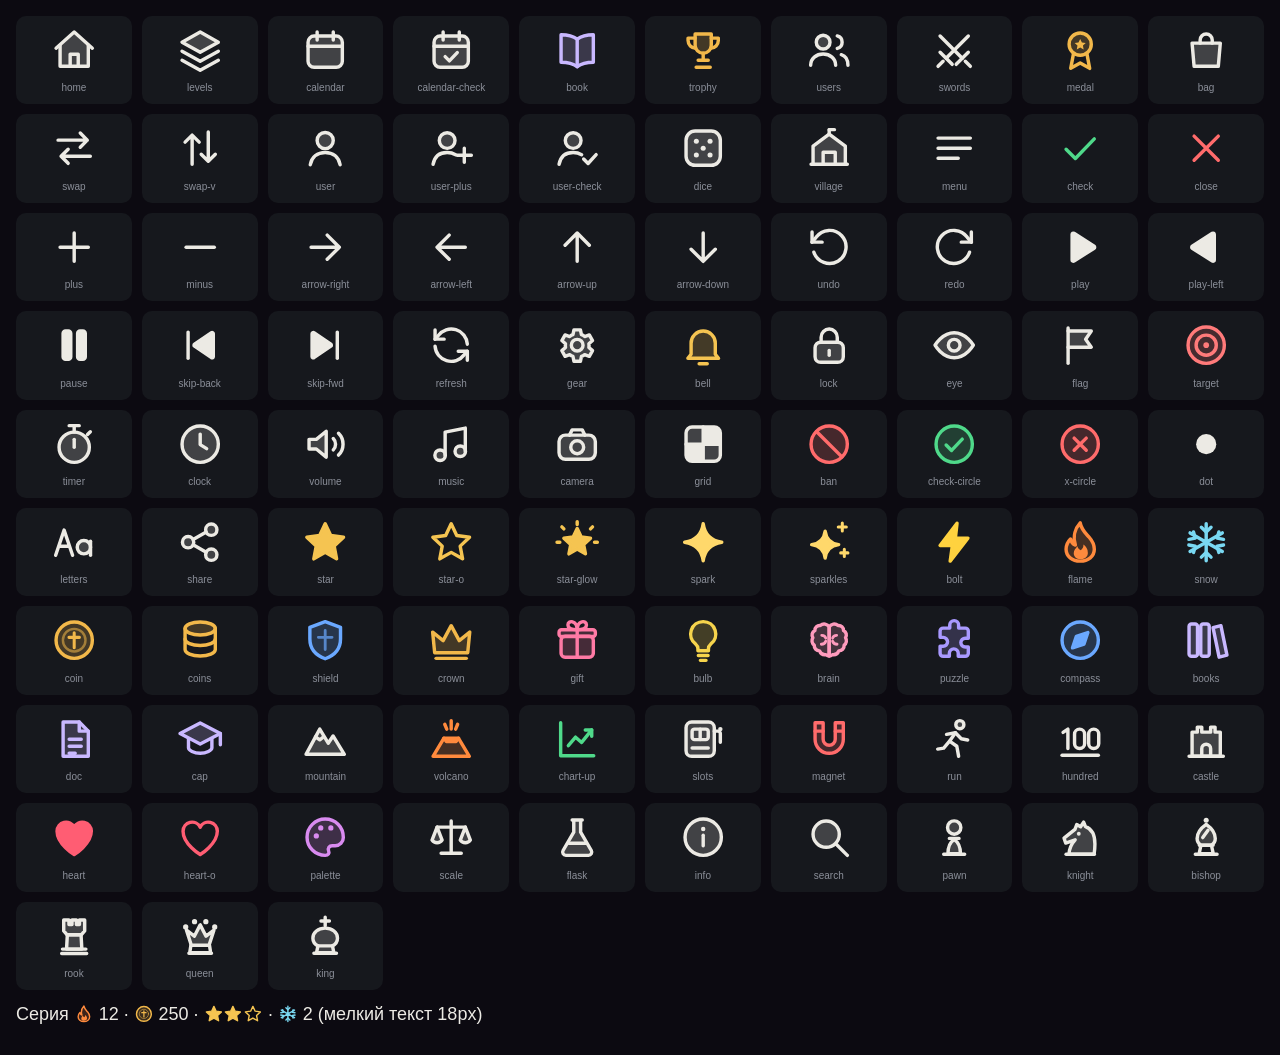
<file: icons-preview.html>
<!doctype html><meta charset=utf8><link rel=stylesheet href="css/icons.css"><style>/* maper.chess — единый набор иконок (SVG-спрайт). Подключается ПЕРВЫМ среди css.
   Размер = 1.1em от шрифта родителя, цвет = currentColor; акцент (заливка) берётся из --ic-a. */
.ic{width:1.1em;height:1.1em;flex:none;display:inline-block;vertical-align:-.2em;fill:none;stroke:currentColor;stroke-width:1.7;stroke-linecap:round;stroke-linejoin:round;overflow:visible;pointer-events:none}
.ic.ic-lg{width:1.5em;height:1.5em}
.ic.ic-xl{width:2em;height:2em}
.ic.ic-fill{stroke-width:1.5}
/* части иконок внутри спрайта */
.ict{fill:var(--ic-a,currentColor);fill-opacity:.2}
.ics{fill:var(--ic-a,currentColor);fill-opacity:1}
.icd{fill:currentColor;stroke:none}
/* смысловые цвета (только для иконок, которые заменяют эмодзи; отключаются классом .ic-plain) */
.ic-sem.ic-flame{color:#ff8a3d}
.ic-sem.ic-snow{color:#79d8f2}
.ic-sem.ic-coin,.ic-sem.ic-coins{color:#f2b84a}
.ic-sem.ic-star,.ic-sem.ic-star-o,.ic-sem.ic-star-glow{color:#f5c451}
.ic-sem.ic-shield{color:#6aa8ff}
.ic-sem.ic-trophy,.ic-sem.ic-medal,.ic-sem.ic-crown{color:#f2b84a}
.ic-sem.ic-gift{color:#ff7aa5}
.ic-sem.ic-bulb{color:#f6d44c}
.ic-sem.ic-bolt{color:#ffd23f}
.ic-sem.ic-heart,.ic-sem.ic-heart-o{color:#ff5d73}
.ic-sem.ic-check,.ic-sem.ic-check-circle{color:#4fd98a}
.ic-sem.ic-close,.ic-sem.ic-x-circle,.ic-sem.ic-ban{color:#ff6b6b}
.ic-sem.ic-spark,.ic-sem.ic-sparkles{color:#ffd86b}
.ic-sem.ic-bell{color:#f5c451}
.ic-sem.ic-brain{color:#ff9bbd}
.ic-sem.ic-puzzle{color:#a999ff}
.ic-sem.ic-compass{color:#6aa8ff}
.ic-sem.ic-magnet{color:#ff6b6b}
.ic-sem.ic-volcano{color:#ff8a3d}
.ic-sem.ic-palette{color:#d98bf0}
.ic-sem.ic-target{color:#ff7a7a}
.ic-sem.ic-chart-up{color:#4fd98a}
.ic-sem.ic-books,.ic-sem.ic-book,.ic-sem.ic-cap,.ic-sem.ic-doc,.ic-sem.ic-scroll{color:#c9b8ff}
@media (prefers-reduced-motion:no-preference){.ic{transition:color .15s,opacity .15s}}

body{background:#0c0a11;color:#eceae4;font:12px sans-serif;margin:0;padding:16px}
.g{display:grid;grid-template-columns:repeat(10,1fr);gap:10px}
.c{background:#16181d;border-radius:10px;padding:10px 4px;text-align:center}.c svg{display:block;margin:0 auto 6px}.c span{color:#8b8f99;font-size:10px}
.row{margin:14px 0;font-size:18px}
</style><svg xmlns="http://www.w3.org/2000/svg" style="position:absolute;width:0;height:0" aria-hidden="true"><symbol id="i-home" viewBox="0 0 24 24"><path class="ict" d="M5 10v10h14V10l-7-6.2z" stroke="none"/><path d="M3 11l9-8 9 8"/><path d="M5 9.5V20h14V9.5"/><path d="M10 20v-6h4v6"/></symbol><symbol id="i-levels" viewBox="0 0 24 24"><path class="ict" d="M12 3l9 5-9 5-9-5z"/><path d="M3 12.5l9 5 9-5"/><path d="M3 17l9 5 9-5"/></symbol><symbol id="i-calendar" viewBox="0 0 24 24"><rect class="ict" x="3.5" y="5" width="17" height="15.5" rx="3"/><path d="M3.5 10h17M8 3v4M16 3v4"/></symbol><symbol id="i-calendar-check" viewBox="0 0 24 24"><rect class="ict" x="3.5" y="5" width="17" height="15.5" rx="3"/><path d="M3.5 10h17M8 3v4M16 3v4"/><path d="M9 15.2l2.1 2.1 3.9-4.1"/></symbol><symbol id="i-book" viewBox="0 0 24 24"><path class="ict" d="M12 6.5C10 5 7 4.3 4 4.3V18c3 0 6 .7 8 2.2 2-1.5 5-2.2 8-2.2V4.3c-3 0-6 .7-8 2.2z"/><path d="M12 6.5v13.7"/></symbol><symbol id="i-trophy" viewBox="0 0 24 24"><path class="ict" d="M8 4h8v5.5a4 4 0 0 1-8 0z"/><path d="M8 6H4.5v1.2A3.8 3.8 0 0 0 8.3 11M16 6h3.5v1.2A3.8 3.8 0 0 1 15.7 11"/><path d="M12 13.5V17M8.5 20.5h7M9.5 17h5"/></symbol><symbol id="i-users" viewBox="0 0 24 24"><circle class="ict" cx="9" cy="8" r="3.4"/><path d="M2.8 19.5c0-3.4 2.8-5.6 6.2-5.6s6.2 2.2 6.2 5.6"/><path d="M16 4.9a3.2 3.2 0 0 1 0 6.2M18 14.2c2 .6 3.3 2.4 3.3 5.3"/></symbol><symbol id="i-swords" viewBox="0 0 24 24"><path d="M5 5l11 11M19 5L8 16"/><path d="M13 19l6-6M11 19l-6-6"/><path d="M17.5 17.5L20 20M6.5 17.5L4 20"/></symbol><symbol id="i-medal" viewBox="0 0 24 24"><circle class="ict" cx="12" cy="9" r="5.5"/><path d="M8.7 13.6L7.3 21 12 18.4 16.7 21l-1.4-7.4"/><path class="icd" d="M12 6.4l.85 1.75 1.9.25-1.4 1.3.35 1.9L12 10.7l-1.7.9.35-1.9-1.4-1.3 1.9-.25z"/></symbol><symbol id="i-bag" viewBox="0 0 24 24"><path class="ict" d="M5 8.5h14l-1 11.5H6z"/><path d="M9 8.5V7a3 3 0 0 1 6 0v1.5"/></symbol><symbol id="i-swap" viewBox="0 0 24 24"><path d="M4 8h14.5M15 4.5L18.5 8 15 11.5"/><path d="M20 16H5.5M9 12.5L5.5 16 9 19.5"/></symbol><symbol id="i-swap-v" viewBox="0 0 24 24"><path d="M8 20V5.5M4.5 9L8 5.5 11.5 9"/><path d="M16 4v14.5M12.5 15L16 18.5 19.5 15"/></symbol><symbol id="i-user" viewBox="0 0 24 24"><circle class="ict" cx="12" cy="8.2" r="4"/><path d="M4.6 20.2c.7-3.9 3.6-6.1 7.4-6.1s6.7 2.2 7.4 6.1"/></symbol><symbol id="i-user-plus" viewBox="0 0 24 24"><circle class="ict" cx="10" cy="8.2" r="3.9"/><path d="M3 20c.7-3.8 3.3-5.9 7-5.9 1.6 0 3 .4 4.2 1.1"/><path d="M18.5 12v7M15 15.5h7"/></symbol><symbol id="i-user-check" viewBox="0 0 24 24"><circle class="ict" cx="10" cy="8.2" r="3.9"/><path d="M3 20c.7-3.8 3.3-5.9 7-5.9 1.6 0 3 .4 4.2 1.1"/><path d="M15.2 17.4l2.2 2.2 4-4.4"/></symbol><symbol id="i-dice" viewBox="0 0 24 24"><rect class="ict" x="3.5" y="3.5" width="17" height="17" rx="4.5"/><circle class="icd" cx="8.6" cy="8.6" r="1.25"/><circle class="icd" cx="15.4" cy="8.6" r="1.25"/><circle class="icd" cx="12" cy="12" r="1.25"/><circle class="icd" cx="8.6" cy="15.4" r="1.25"/><circle class="icd" cx="15.4" cy="15.4" r="1.25"/></symbol><symbol id="i-village" viewBox="0 0 24 24"><path class="ict" d="M4 20V11l8-6 8 6v9z" stroke="none"/><path d="M4 20V11l8-6 8 6v9"/><path d="M9 20v-6h6v6"/><path d="M12 5V2.8M3 20h18"/><path d="M12 2.8h2.6"/></symbol><symbol id="i-menu" viewBox="0 0 24 24"><path d="M4 7h16M4 12h16M4 17h10"/></symbol><symbol id="i-check" viewBox="0 0 24 24"><path d="M5 12.5l4.6 4.6L19 7.4"/></symbol><symbol id="i-close" viewBox="0 0 24 24"><path d="M6 6l12 12M18 6L6 18"/></symbol><symbol id="i-plus" viewBox="0 0 24 24"><path d="M12 5v14M5 12h14"/></symbol><symbol id="i-minus" viewBox="0 0 24 24"><path d="M5 12h14"/></symbol><symbol id="i-arrow-right" viewBox="0 0 24 24"><path d="M5 12h14M13 6l6 6-6 6"/></symbol><symbol id="i-arrow-left" viewBox="0 0 24 24"><path d="M19 12H5M11 6l-6 6 6 6"/></symbol><symbol id="i-arrow-up" viewBox="0 0 24 24"><path d="M12 19V5M6 11l6-6 6 6"/></symbol><symbol id="i-arrow-down" viewBox="0 0 24 24"><path d="M12 5v14M6 13l6 6 6-6"/></symbol><symbol id="i-undo" viewBox="0 0 24 24"><path d="M3.5 4.5v5h5"/><path d="M4.4 14.5a8.2 8.2 0 1 0 1.1-7.4L3.5 9.5"/></symbol><symbol id="i-redo" viewBox="0 0 24 24"><path d="M20.5 4.5v5h-5"/><path d="M19.6 14.5a8.2 8.2 0 1 1-1.1-7.4l2 2.4"/></symbol><symbol id="i-play" viewBox="0 0 24 24"><path class="ics" d="M8 5.6v12.8a.6.6 0 0 0 .9.5l10-6.4a.6.6 0 0 0 0-1L8.9 5.1a.6.6 0 0 0-.9.5z"/></symbol><symbol id="i-play-left" viewBox="0 0 24 24"><path class="ics" d="M16 5.6v12.8a.6.6 0 0 1-.9.5l-10-6.4a.6.6 0 0 1 0-1l10-6.4a.6.6 0 0 1 .9.5z"/></symbol><symbol id="i-pause" viewBox="0 0 24 24"><rect class="ics" x="6.5" y="5" width="3.8" height="14" rx="1.2"/><rect class="ics" x="13.7" y="5" width="3.8" height="14" rx="1.2"/></symbol><symbol id="i-skip-back" viewBox="0 0 24 24"><path d="M6 5.5v13"/><path class="ics" d="M18.5 6.3v11.4a.6.6 0 0 1-.9.5L9.2 12.5a.6.6 0 0 1 0-1l8.4-5.7a.6.6 0 0 1 .9.5z"/></symbol><symbol id="i-skip-fwd" viewBox="0 0 24 24"><path d="M18 5.5v13"/><path class="ics" d="M5.5 6.3v11.4a.6.6 0 0 0 .9.5l8.4-5.7a.6.6 0 0 0 0-1L6.4 5.8a.6.6 0 0 0-.9.5z"/></symbol><symbol id="i-refresh" viewBox="0 0 24 24"><path d="M20 11.5A8 8 0 0 0 5.6 7.2L4 9"/><path d="M4 4.5V9h4.5"/><path d="M4 12.5a8 8 0 0 0 14.4 4.3L20 15"/><path d="M20 19.5V15h-4.5"/></symbol><symbol id="i-gear" viewBox="0 0 24 24"><path class="ict" d="M10.4 3h3.2l.5 2.4c.6.2 1.1.5 1.6.9l2.3-.8 1.6 2.8-1.8 1.6c.1.6.1 1.2 0 1.8l1.8 1.6-1.6 2.8-2.3-.8c-.5.4-1 .7-1.6.9l-.5 2.4h-3.2l-.5-2.4c-.6-.2-1.1-.5-1.6-.9l-2.3.8-1.6-2.8 1.8-1.6a6 6 0 0 1 0-1.8L4.4 8.3 6 5.5l2.3.8c.5-.4 1-.7 1.6-.9z" transform="translate(0 1.4)"/><circle cx="12" cy="12" r="2.9"/></symbol><symbol id="i-bell" viewBox="0 0 24 24"><path class="ict" d="M6 16.5V11a6 6 0 0 1 12 0v5.5l1.6 2H4.4z"/><path d="M10 21.2h4"/></symbol><symbol id="i-lock" viewBox="0 0 24 24"><rect class="ict" x="5" y="10.5" width="14" height="10" rx="2.8"/><path d="M8 10.5V8a4 4 0 0 1 8 0v2.5"/><path d="M12 14.6v2.4"/></symbol><symbol id="i-eye" viewBox="0 0 24 24"><path class="ict" d="M2.5 12S6 5.8 12 5.8 21.5 12 21.5 12 18 18.2 12 18.2 2.5 12 2.5 12z"/><circle cx="12" cy="12" r="2.9"/></symbol><symbol id="i-flag" viewBox="0 0 24 24"><path d="M6 21V3.5"/><path class="ict" d="M6 5h11.5l-2.8 4 2.8 4H6"/></symbol><symbol id="i-target" viewBox="0 0 24 24"><circle class="ict" cx="12" cy="12" r="9"/><circle cx="12" cy="12" r="5"/><circle class="icd" cx="12" cy="12" r="1.4"/></symbol><symbol id="i-timer" viewBox="0 0 24 24"><circle class="ict" cx="12" cy="13.5" r="7.5"/><path d="M12 13.5V9.6"/><path d="M9.5 2.8h5M12 2.8v3.2"/><path d="M18.6 7.2l1.4-1.4"/></symbol><symbol id="i-clock" viewBox="0 0 24 24"><circle class="ict" cx="12" cy="12" r="9"/><path d="M12 7v5.2l3.2 2"/></symbol><symbol id="i-volume" viewBox="0 0 24 24"><path class="ict" d="M4 9.6v4.8h3.6l4.9 4V5.6l-4.9 4z"/><path d="M16 9.2a4 4 0 0 1 0 5.6M18.6 6.6a7.6 7.6 0 0 1 0 10.8"/></symbol><symbol id="i-music" viewBox="0 0 24 24"><path d="M9 17.5V6l10-2v11.5"/><circle class="ict" cx="6.5" cy="17.5" r="2.6"/><circle class="ict" cx="16.5" cy="15.5" r="2.6"/></symbol><symbol id="i-camera" viewBox="0 0 24 24"><rect class="ict" x="3" y="7.5" width="18" height="12" rx="3.2"/><path d="M8.2 7.5l1.3-2.6h5l1.3 2.6"/><circle cx="12" cy="13.5" r="3.2"/></symbol><symbol id="i-grid" viewBox="0 0 24 24"><rect class="ict" x="3.5" y="3.5" width="17" height="17" rx="3"/><path d="M12 3.5v17M3.5 12h17"/><path class="ics" d="M12 3.5h5.5a3 3 0 0 1 3 3V12H12zM3.5 12H12v8.5H6.5a3 3 0 0 1-3-3z" stroke="none" fill-opacity=".35"/></symbol><symbol id="i-ban" viewBox="0 0 24 24"><circle class="ict" cx="12" cy="12" r="9"/><path d="M5.7 5.7l12.6 12.6"/></symbol><symbol id="i-check-circle" viewBox="0 0 24 24"><circle class="ict" cx="12" cy="12" r="9"/><path d="M8 12.4l2.7 2.7 5.3-5.6"/></symbol><symbol id="i-x-circle" viewBox="0 0 24 24"><circle class="ict" cx="12" cy="12" r="9"/><path d="M9 9l6 6M15 9l-6 6"/></symbol><symbol id="i-dot" viewBox="0 0 24 24"><circle class="icd" cx="12" cy="12" r="5"/></symbol><symbol id="i-letters" viewBox="0 0 24 24"><path d="M2.8 18.5l4.2-12.5 4.2 12.5M4.3 14h5.4"/><circle class="ict" cx="16.8" cy="14.5" r="3.3"/><path d="M20.1 11.5v7"/></symbol><symbol id="i-share" viewBox="0 0 24 24"><circle class="ict" cx="6" cy="12" r="2.8"/><circle class="ict" cx="17.5" cy="5.8" r="2.8"/><circle class="ict" cx="17.5" cy="18.2" r="2.8"/><path d="M8.5 10.7l6.5-3.7M8.5 13.3l6.5 3.7"/></symbol><symbol id="i-star" viewBox="0 0 24 24"><path class="ics" d="M12 2.9l2.75 5.8 6.35.85-4.65 4.4 1.2 6.3L12 17.05 6.35 20.25l1.2-6.3L2.9 9.55l6.35-.85z"/></symbol><symbol id="i-star-o" viewBox="0 0 24 24"><path d="M12 2.9l2.75 5.8 6.35.85-4.65 4.4 1.2 6.3L12 17.05 6.35 20.25l1.2-6.3L2.9 9.55l6.35-.85z"/></symbol><symbol id="i-star-glow" viewBox="0 0 24 24"><path class="ics" d="M12 5.2l2 4.2 4.6.6-3.4 3.2.9 4.6L12 15.4l-4.1 2.4.9-4.6-3.4-3.2 4.6-.6z"/><path d="M12 1.8v1.4M4.4 4.4l1 1M19.6 4.4l-1 1M2 12h1.4M20.6 12H22"/></symbol><symbol id="i-spark" viewBox="0 0 24 24"><path class="ics" d="M12 2.8c.7 5.2 3.9 8.4 9.2 9.2-5.3.8-8.5 4-9.2 9.2-.7-5.2-3.9-8.4-9.2-9.2 5.3-.8 8.5-4 9.2-9.2z"/></symbol><symbol id="i-sparkles" viewBox="0 0 24 24"><path class="ics" d="M10 6.5c.5 3.9 2.8 6.2 6.7 6.7-3.9.5-6.2 2.8-6.7 6.7-.5-3.9-2.8-6.2-6.7-6.7 3.9-.5 6.2-2.8 6.7-6.7z"/><path d="M18.5 2.5v4M16.5 4.5h4M19.5 15.5v3.6M17.7 17.3h3.6" stroke-width="1.5"/></symbol><symbol id="i-bolt" viewBox="0 0 24 24"><path class="ics" d="M13.4 2.6L5 13.6h6.1l-1.1 7.8 8.8-11.4h-6.2z"/></symbol><symbol id="i-flame" viewBox="0 0 24 24"><path class="ict" d="M12 2.4c.6 3.4 2.5 5 4.4 7.1 1.5 1.7 2.6 3.5 2.6 6 0 3.5-3 5.9-7 5.9s-7-2.4-7-5.9c0-2.1.9-3.8 2.2-5.1.4 1.6 1.2 2.6 2.4 3C8.2 9 9.7 4.9 12 2.4z"/><path class="ics" d="M12 20.4c-1.9 0-3.2-1.2-3.2-2.9 0-1.4.9-2.4 1.8-3.5.3 1 .8 1.6 1.7 2 .9-.6 1.4-1.6 1.3-2.8 1.3.9 2.2 2.2 2.2 4.1 0 1.8-1.4 3.1-3.8 3.1z" stroke="none" fill-opacity=".55"/></symbol><symbol id="i-snow" viewBox="0 0 24 24"><path d="M12 2.8v18.4M4 7.4l16 9.2M20 7.4l-16 9.2"/><path d="M9.6 4.6L12 6.9l2.4-2.3M9.6 19.4L12 17.1l2.4 2.3M3.4 10.6l3.2-.6-.9-3.1M20.6 13.4l-3.2.6.9 3.1M3.4 13.4l3.2.6-.9 3.1M20.6 10.6l-3.2-.6.9-3.1"/></symbol><symbol id="i-coin" viewBox="0 0 24 24"><circle class="ict" cx="12" cy="12" r="9"/><circle cx="12" cy="12" r="5.6" stroke-width="1.2" stroke-opacity=".55"/><path d="M12 8.3v7.4M9.4 10.6h5.2" stroke-width="1.5"/></symbol><symbol id="i-coins" viewBox="0 0 24 24"><ellipse class="ict" cx="12" cy="6.2" rx="7.5" ry="3.2"/><path d="M4.5 6.2v5.2c0 1.8 3.4 3.2 7.5 3.2s7.5-1.4 7.5-3.2V6.2"/><path d="M4.5 11.4v5.2c0 1.8 3.4 3.2 7.5 3.2s7.5-1.4 7.5-3.2v-5.2"/></symbol><symbol id="i-shield" viewBox="0 0 24 24"><path class="ict" d="M12 2.8l7.6 2.8v5.8c0 4.9-3.2 8.2-7.6 9.8-4.4-1.6-7.6-4.9-7.6-9.8V5.6z"/><path d="M12 7.2v9.4M8.6 10.6h6.8" stroke-width="1.4" stroke-opacity=".7"/></symbol><symbol id="i-crown" viewBox="0 0 24 24"><path class="ict" d="M3.8 18.2L2.8 8l5.2 4.2L12 4.8l4 7.4L21.2 8l-1 10.2z"/><path d="M4.5 21h15"/></symbol><symbol id="i-gift" viewBox="0 0 24 24"><rect class="ict" x="4" y="10" width="16" height="10.5" rx="2"/><rect class="ict" x="3" y="6.8" width="18" height="3.4" rx="1.2"/><path d="M12 6.8v13.7"/><path d="M12 6.8C9.2 6.8 7.4 5.9 7.4 4.5c0-1.2 1.1-2 2.3-1.6C11 3.3 12 4.8 12 6.8zM12 6.8c2.8 0 4.6-.9 4.6-2.3 0-1.2-1.1-2-2.3-1.6C13 3.3 12 4.8 12 6.8z"/></symbol><symbol id="i-bulb" viewBox="0 0 24 24"><path class="ict" d="M12 2.8a6.2 6.2 0 0 0-3.7 11.2c.7.6 1.1 1.4 1.1 2.2v1h5.2v-1c0-.8.4-1.6 1.1-2.2A6.2 6.2 0 0 0 12 2.8z"/><path d="M9.6 19.6h4.8M10.6 22h2.8"/></symbol><symbol id="i-brain" viewBox="0 0 24 24"><path class="ict" d="M12 5.4C11.1 3.9 9 3.5 7.6 4.7 6.1 4.5 4.8 5.7 4.9 7.2 3.5 7.9 3.1 9.6 3.9 10.8 3.1 12 3.4 13.7 4.6 14.5c-.1 1.6 1.1 2.8 2.6 2.8.5 1.3 1.8 2.1 3.2 1.9.6.5 1.2.7 1.6.7z"/><path class="ict" d="M12 5.4c.9-1.5 3-1.9 4.4-.7 1.5-.2 2.8 1 2.7 2.5 1.4.7 1.8 2.4 1 3.6.8 1.2.5 2.9-.7 3.7.1 1.6-1.1 2.8-2.6 2.8-.5 1.3-1.8 2.1-3.2 1.9-.6.5-1.2.7-1.6.7z"/><path d="M8.3 9.6c1 0 1.8.6 2 1.4M8.1 14c1 0 1.9-.6 2.2-1.5M15.7 9.6c-1 0-1.8.6-2 1.4M15.9 14c-1 0-1.9-.6-2.2-1.5" stroke-width="1.4"/></symbol><symbol id="i-puzzle" viewBox="0 0 24 24"><path class="ict" d="M9.8 4.5a2.2 2.2 0 1 1 4.4 0V6h3.3A1.5 1.5 0 0 1 19 7.5V11h-1.5a2.2 2.2 0 1 0 0 4.4H19v3.1a1.5 1.5 0 0 1-1.5 1.5H14v-1.5a2.2 2.2 0 1 0-4.4 0V20H6.5A1.5 1.5 0 0 1 5 18.5V15h1.5a2.2 2.2 0 1 0 0-4.4H5V7.5A1.5 1.5 0 0 1 6.5 6h3.3z"/></symbol><symbol id="i-compass" viewBox="0 0 24 24"><circle class="ict" cx="12" cy="12" r="9"/><path class="ics" d="M15.8 8.2l-1.9 5.7-5.7 1.9 1.9-5.7z"/></symbol><symbol id="i-books" viewBox="0 0 24 24"><rect class="ict" x="3.5" y="4" width="4.2" height="16" rx="1.2"/><rect class="ict" x="9.3" y="4" width="4.2" height="16" rx="1.2"/><path class="ict" d="M15.4 5.8l3.9-1 3 14.6-3.9 1z"/></symbol><symbol id="i-doc" viewBox="0 0 24 24"><path class="ict" d="M6.5 3.5h8L19 8v12.5H6.5z"/><path d="M14.5 3.5V8H19M9.5 12h6M9.5 15.5h6M9.5 19h3"/></symbol><symbol id="i-cap" viewBox="0 0 24 24"><path class="ict" d="M12 4L2 9.2l10 5.2 10-5.2z"/><path d="M6.2 11.7v4.6c0 1.3 2.7 2.7 5.8 2.7s5.8-1.4 5.8-2.7v-4.6M22 9.2v5.6"/></symbol><symbol id="i-mountain" viewBox="0 0 24 24"><path class="ict" d="M2.5 19.5L9.3 7l4.2 7 2.4-3.6 5.6 9.1z"/><path d="M7.2 10.8l2.1 1.5 1.9-1.4"/></symbol><symbol id="i-volcano" viewBox="0 0 24 24"><path class="ict" d="M3 20.5l5.4-9h7.2l5.4 9z"/><path d="M8.4 11.5l1.2 1.6h4.8l1.2-1.6M12 2.8v4.2M8.8 4.6l1 2.4M15.2 4.6l-1 2.4"/></symbol><symbol id="i-chart-up" viewBox="0 0 24 24"><path d="M3.8 3.8v16.4h16.4"/><path d="M7.6 15.2l3.6-4.2 3 2.6 5-6.2"/><path d="M16 7.4h3.2v3.2"/></symbol><symbol id="i-slots" viewBox="0 0 24 24"><rect class="ict" x="3.5" y="3.5" width="14" height="17" rx="2.8"/><rect x="6.5" y="7" width="8" height="5.2" rx="1.2"/><path d="M10.5 7v5.2M6.5 16.4h8"/><path d="M17.5 8h1.8a1.2 1.2 0 0 1 1.2 1.2v4.3"/><circle class="icd" cx="20.5" cy="7" r="1.1"/></symbol><symbol id="i-magnet" viewBox="0 0 24 24"><path class="ict" d="M5 3.8h4v8.2a3 3 0 0 0 6 0V3.8h4V12a7 7 0 0 1-14 0z"/><path d="M5 8h4M15 8h4"/></symbol><symbol id="i-run" viewBox="0 0 24 24"><circle class="ict" cx="14.8" cy="4.8" r="2"/><path d="M12.6 8.8L9.7 13l3.6 2.5.9 5"/><path d="M8.2 9.6l4.4-.8 2.9 3 3.2.6M9.7 13l-2.9 3.4-3 .5"/></symbol><symbol id="i-hundred" viewBox="0 0 24 24"><path d="M3.5 8.6l2.4-1.6v9.6"/><rect x="9.2" y="7" width="5" height="9.6" rx="2.5"/><rect x="16.2" y="7" width="5" height="9.6" rx="2.5"/><path d="M3 20h18"/></symbol><symbol id="i-castle" viewBox="0 0 24 24"><path class="ict" d="M5 20.5v-12h2.6V6h2.2v2.5h4.4V6h2.2v2.5H19v12z"/><path d="M9.8 20.5v-3.8a2.2 2.2 0 0 1 4.4 0v3.8M3.5 20.5h17"/></symbol><symbol id="i-heart" viewBox="0 0 24 24"><path class="ics" d="M12 20.6S3.5 15.4 3.5 9a4.5 4.5 0 0 1 8.5-2 4.5 4.5 0 0 1 8.5 2c0 6.4-8.5 11.6-8.5 11.6z"/></symbol><symbol id="i-heart-o" viewBox="0 0 24 24"><path d="M12 20.6S3.5 15.4 3.5 9a4.5 4.5 0 0 1 8.5-2 4.5 4.5 0 0 1 8.5 2c0 6.4-8.5 11.6-8.5 11.6z"/></symbol><symbol id="i-palette" viewBox="0 0 24 24"><path class="ict" d="M12 3a9 9 0 1 0 0 18c1.5 0 2.2-1 1.7-2.2-.5-1.3.3-2.6 1.8-2.6H17a4 4 0 0 0 4-4C21 6.7 17 3 12 3z"/><circle class="icd" cx="7.6" cy="11.4" r="1.3"/><circle class="icd" cx="9.8" cy="7.4" r="1.3"/><circle class="icd" cx="14.8" cy="7.4" r="1.3"/></symbol><symbol id="i-scale" viewBox="0 0 24 24"><path d="M12 4v16M7 20h10M5 7h14"/><path class="ict" d="M5 7l-2.5 6.4a3 3 0 0 0 5 0z"/><path class="ict" d="M19 7l-2.5 6.4a3 3 0 0 0 5 0z"/></symbol><symbol id="i-flask" viewBox="0 0 24 24"><path class="ict" d="M9.5 3.5h5M10.3 3.5v6L5 18.6a1.6 1.6 0 0 0 1.4 2.4h11.2a1.6 1.6 0 0 0 1.4-2.4L13.7 9.5v-6"/><path d="M7.8 15h8.4"/></symbol><symbol id="i-info" viewBox="0 0 24 24"><circle class="ict" cx="12" cy="12" r="9"/><path d="M12 11v5.2"/><circle class="icd" cx="12" cy="7.9" r="1.1"/></symbol><symbol id="i-search" viewBox="0 0 24 24"><circle class="ict" cx="10.5" cy="10.5" r="6.5"/><path d="M15.5 15.5L21 21"/></symbol><symbol id="i-pawn" viewBox="0 0 24 24"><circle class="ict" cx="12" cy="7.2" r="3.3"/><path class="ict" d="M8.9 20.2c0-3.7 1.1-5.8 3.1-7 2 1.2 3.1 3.3 3.1 7z"/><path d="M9.6 12.6h4.8M6.8 20.5h10.4"/></symbol><symbol id="i-knight" viewBox="0 0 24 24"><path class="ict" d="M6.4 20.5c.2-3.1 1.3-5.3 3.1-7.2L4.8 14.9 4 12.5l5.4-4.4.9-2.4 1.9 1.1 1.5-2.3.9 2.3c2.9 1 4.7 4.2 4.7 8.6 0 2-.2 3.8-.4 5.1z"/><circle class="icd" cx="11.3" cy="10.3" r=".95"/><path d="M5 20.5h14" /></symbol><symbol id="i-bishop" viewBox="0 0 24 24"><circle class="icd" cx="12" cy="3.6" r="1.25"/><path class="ict" d="M12 5.6c3.1 2.2 4.5 4.7 4.5 7 0 1.6-.8 2.7-2 3.4H9.5c-1.2-.7-2-1.8-2-3.4 0-2.3 1.4-4.8 4.5-7z"/><path d="M12.9 8.6l-2.6 3.6M8.6 16h6.8M9.4 16l-.9 4.2h7l-.9-4.2M6.6 20.5h10.8"/></symbol><symbol id="i-rook" viewBox="0 0 24 24"><path class="ict" d="M6.8 4h2.6v2.2h1.5V4h2.2v2.2h1.5V4h2.6v5.4l-1.7 1.9H8.5L6.8 9.4z"/><path class="ict" d="M8.6 11.3L8.2 18.4h7.6l-.4-7.1z"/><path d="M6.2 18.4h11.6M5.8 20.6h12.4"/></symbol><symbol id="i-queen" viewBox="0 0 24 24"><circle class="icd" cx="4.8" cy="7.4" r="1.3"/><circle class="icd" cx="9.2" cy="4.8" r="1.3"/><circle class="icd" cx="14.8" cy="4.8" r="1.3"/><circle class="icd" cx="19.2" cy="7.4" r="1.3"/><circle class="icd" cx="12" cy="3.7" r="1.3" opacity="0"/><path class="ict" d="M5.2 9l2.4 7.5h8.8l2.4-7.5-3.9 3L12 6.4 9.1 12z"/><path d="M7.4 16.5l-.6 3.7h10.4l-.6-3.7M6.4 20.5h11.2"/></symbol><symbol id="i-king" viewBox="0 0 24 24"><path d="M12 2.6v4.2M9.9 4.5h4.2"/><path class="ict" d="M12 8c-3.5 0-6.1 2.2-6.1 5 0 1.8 1 3 2.5 3.8l-.7 3.4h8.6l-.7-3.4c1.5-.8 2.5-2 2.5-3.8 0-2.8-2.6-5-6.1-5z"/><path d="M8.2 16.8h7.6M6.4 20.5h11.2"/></symbol></svg><div class=g><div class="c"><svg class="ic ic-sem ic-home" style="font-size:44px"><use href="#i-home"/></svg><span>home</span></div><div class="c"><svg class="ic ic-sem ic-levels" style="font-size:44px"><use href="#i-levels"/></svg><span>levels</span></div><div class="c"><svg class="ic ic-sem ic-calendar" style="font-size:44px"><use href="#i-calendar"/></svg><span>calendar</span></div><div class="c"><svg class="ic ic-sem ic-calendar-check" style="font-size:44px"><use href="#i-calendar-check"/></svg><span>calendar-check</span></div><div class="c"><svg class="ic ic-sem ic-book" style="font-size:44px"><use href="#i-book"/></svg><span>book</span></div><div class="c"><svg class="ic ic-sem ic-trophy" style="font-size:44px"><use href="#i-trophy"/></svg><span>trophy</span></div><div class="c"><svg class="ic ic-sem ic-users" style="font-size:44px"><use href="#i-users"/></svg><span>users</span></div><div class="c"><svg class="ic ic-sem ic-swords" style="font-size:44px"><use href="#i-swords"/></svg><span>swords</span></div><div class="c"><svg class="ic ic-sem ic-medal" style="font-size:44px"><use href="#i-medal"/></svg><span>medal</span></div><div class="c"><svg class="ic ic-sem ic-bag" style="font-size:44px"><use href="#i-bag"/></svg><span>bag</span></div><div class="c"><svg class="ic ic-sem ic-swap" style="font-size:44px"><use href="#i-swap"/></svg><span>swap</span></div><div class="c"><svg class="ic ic-sem ic-swap-v" style="font-size:44px"><use href="#i-swap-v"/></svg><span>swap-v</span></div><div class="c"><svg class="ic ic-sem ic-user" style="font-size:44px"><use href="#i-user"/></svg><span>user</span></div><div class="c"><svg class="ic ic-sem ic-user-plus" style="font-size:44px"><use href="#i-user-plus"/></svg><span>user-plus</span></div><div class="c"><svg class="ic ic-sem ic-user-check" style="font-size:44px"><use href="#i-user-check"/></svg><span>user-check</span></div><div class="c"><svg class="ic ic-sem ic-dice" style="font-size:44px"><use href="#i-dice"/></svg><span>dice</span></div><div class="c"><svg class="ic ic-sem ic-village" style="font-size:44px"><use href="#i-village"/></svg><span>village</span></div><div class="c"><svg class="ic ic-sem ic-menu" style="font-size:44px"><use href="#i-menu"/></svg><span>menu</span></div><div class="c"><svg class="ic ic-sem ic-check" style="font-size:44px"><use href="#i-check"/></svg><span>check</span></div><div class="c"><svg class="ic ic-sem ic-close" style="font-size:44px"><use href="#i-close"/></svg><span>close</span></div><div class="c"><svg class="ic ic-sem ic-plus" style="font-size:44px"><use href="#i-plus"/></svg><span>plus</span></div><div class="c"><svg class="ic ic-sem ic-minus" style="font-size:44px"><use href="#i-minus"/></svg><span>minus</span></div><div class="c"><svg class="ic ic-sem ic-arrow-right" style="font-size:44px"><use href="#i-arrow-right"/></svg><span>arrow-right</span></div><div class="c"><svg class="ic ic-sem ic-arrow-left" style="font-size:44px"><use href="#i-arrow-left"/></svg><span>arrow-left</span></div><div class="c"><svg class="ic ic-sem ic-arrow-up" style="font-size:44px"><use href="#i-arrow-up"/></svg><span>arrow-up</span></div><div class="c"><svg class="ic ic-sem ic-arrow-down" style="font-size:44px"><use href="#i-arrow-down"/></svg><span>arrow-down</span></div><div class="c"><svg class="ic ic-sem ic-undo" style="font-size:44px"><use href="#i-undo"/></svg><span>undo</span></div><div class="c"><svg class="ic ic-sem ic-redo" style="font-size:44px"><use href="#i-redo"/></svg><span>redo</span></div><div class="c"><svg class="ic ic-sem ic-play" style="font-size:44px"><use href="#i-play"/></svg><span>play</span></div><div class="c"><svg class="ic ic-sem ic-play-left" style="font-size:44px"><use href="#i-play-left"/></svg><span>play-left</span></div><div class="c"><svg class="ic ic-sem ic-pause" style="font-size:44px"><use href="#i-pause"/></svg><span>pause</span></div><div class="c"><svg class="ic ic-sem ic-skip-back" style="font-size:44px"><use href="#i-skip-back"/></svg><span>skip-back</span></div><div class="c"><svg class="ic ic-sem ic-skip-fwd" style="font-size:44px"><use href="#i-skip-fwd"/></svg><span>skip-fwd</span></div><div class="c"><svg class="ic ic-sem ic-refresh" style="font-size:44px"><use href="#i-refresh"/></svg><span>refresh</span></div><div class="c"><svg class="ic ic-sem ic-gear" style="font-size:44px"><use href="#i-gear"/></svg><span>gear</span></div><div class="c"><svg class="ic ic-sem ic-bell" style="font-size:44px"><use href="#i-bell"/></svg><span>bell</span></div><div class="c"><svg class="ic ic-sem ic-lock" style="font-size:44px"><use href="#i-lock"/></svg><span>lock</span></div><div class="c"><svg class="ic ic-sem ic-eye" style="font-size:44px"><use href="#i-eye"/></svg><span>eye</span></div><div class="c"><svg class="ic ic-sem ic-flag" style="font-size:44px"><use href="#i-flag"/></svg><span>flag</span></div><div class="c"><svg class="ic ic-sem ic-target" style="font-size:44px"><use href="#i-target"/></svg><span>target</span></div><div class="c"><svg class="ic ic-sem ic-timer" style="font-size:44px"><use href="#i-timer"/></svg><span>timer</span></div><div class="c"><svg class="ic ic-sem ic-clock" style="font-size:44px"><use href="#i-clock"/></svg><span>clock</span></div><div class="c"><svg class="ic ic-sem ic-volume" style="font-size:44px"><use href="#i-volume"/></svg><span>volume</span></div><div class="c"><svg class="ic ic-sem ic-music" style="font-size:44px"><use href="#i-music"/></svg><span>music</span></div><div class="c"><svg class="ic ic-sem ic-camera" style="font-size:44px"><use href="#i-camera"/></svg><span>camera</span></div><div class="c"><svg class="ic ic-sem ic-grid" style="font-size:44px"><use href="#i-grid"/></svg><span>grid</span></div><div class="c"><svg class="ic ic-sem ic-ban" style="font-size:44px"><use href="#i-ban"/></svg><span>ban</span></div><div class="c"><svg class="ic ic-sem ic-check-circle" style="font-size:44px"><use href="#i-check-circle"/></svg><span>check-circle</span></div><div class="c"><svg class="ic ic-sem ic-x-circle" style="font-size:44px"><use href="#i-x-circle"/></svg><span>x-circle</span></div><div class="c"><svg class="ic ic-sem ic-dot" style="font-size:44px"><use href="#i-dot"/></svg><span>dot</span></div><div class="c"><svg class="ic ic-sem ic-letters" style="font-size:44px"><use href="#i-letters"/></svg><span>letters</span></div><div class="c"><svg class="ic ic-sem ic-share" style="font-size:44px"><use href="#i-share"/></svg><span>share</span></div><div class="c"><svg class="ic ic-sem ic-star" style="font-size:44px"><use href="#i-star"/></svg><span>star</span></div><div class="c"><svg class="ic ic-sem ic-star-o" style="font-size:44px"><use href="#i-star-o"/></svg><span>star-o</span></div><div class="c"><svg class="ic ic-sem ic-star-glow" style="font-size:44px"><use href="#i-star-glow"/></svg><span>star-glow</span></div><div class="c"><svg class="ic ic-sem ic-spark" style="font-size:44px"><use href="#i-spark"/></svg><span>spark</span></div><div class="c"><svg class="ic ic-sem ic-sparkles" style="font-size:44px"><use href="#i-sparkles"/></svg><span>sparkles</span></div><div class="c"><svg class="ic ic-sem ic-bolt" style="font-size:44px"><use href="#i-bolt"/></svg><span>bolt</span></div><div class="c"><svg class="ic ic-sem ic-flame" style="font-size:44px"><use href="#i-flame"/></svg><span>flame</span></div><div class="c"><svg class="ic ic-sem ic-snow" style="font-size:44px"><use href="#i-snow"/></svg><span>snow</span></div><div class="c"><svg class="ic ic-sem ic-coin" style="font-size:44px"><use href="#i-coin"/></svg><span>coin</span></div><div class="c"><svg class="ic ic-sem ic-coins" style="font-size:44px"><use href="#i-coins"/></svg><span>coins</span></div><div class="c"><svg class="ic ic-sem ic-shield" style="font-size:44px"><use href="#i-shield"/></svg><span>shield</span></div><div class="c"><svg class="ic ic-sem ic-crown" style="font-size:44px"><use href="#i-crown"/></svg><span>crown</span></div><div class="c"><svg class="ic ic-sem ic-gift" style="font-size:44px"><use href="#i-gift"/></svg><span>gift</span></div><div class="c"><svg class="ic ic-sem ic-bulb" style="font-size:44px"><use href="#i-bulb"/></svg><span>bulb</span></div><div class="c"><svg class="ic ic-sem ic-brain" style="font-size:44px"><use href="#i-brain"/></svg><span>brain</span></div><div class="c"><svg class="ic ic-sem ic-puzzle" style="font-size:44px"><use href="#i-puzzle"/></svg><span>puzzle</span></div><div class="c"><svg class="ic ic-sem ic-compass" style="font-size:44px"><use href="#i-compass"/></svg><span>compass</span></div><div class="c"><svg class="ic ic-sem ic-books" style="font-size:44px"><use href="#i-books"/></svg><span>books</span></div><div class="c"><svg class="ic ic-sem ic-doc" style="font-size:44px"><use href="#i-doc"/></svg><span>doc</span></div><div class="c"><svg class="ic ic-sem ic-cap" style="font-size:44px"><use href="#i-cap"/></svg><span>cap</span></div><div class="c"><svg class="ic ic-sem ic-mountain" style="font-size:44px"><use href="#i-mountain"/></svg><span>mountain</span></div><div class="c"><svg class="ic ic-sem ic-volcano" style="font-size:44px"><use href="#i-volcano"/></svg><span>volcano</span></div><div class="c"><svg class="ic ic-sem ic-chart-up" style="font-size:44px"><use href="#i-chart-up"/></svg><span>chart-up</span></div><div class="c"><svg class="ic ic-sem ic-slots" style="font-size:44px"><use href="#i-slots"/></svg><span>slots</span></div><div class="c"><svg class="ic ic-sem ic-magnet" style="font-size:44px"><use href="#i-magnet"/></svg><span>magnet</span></div><div class="c"><svg class="ic ic-sem ic-run" style="font-size:44px"><use href="#i-run"/></svg><span>run</span></div><div class="c"><svg class="ic ic-sem ic-hundred" style="font-size:44px"><use href="#i-hundred"/></svg><span>hundred</span></div><div class="c"><svg class="ic ic-sem ic-castle" style="font-size:44px"><use href="#i-castle"/></svg><span>castle</span></div><div class="c"><svg class="ic ic-sem ic-heart" style="font-size:44px"><use href="#i-heart"/></svg><span>heart</span></div><div class="c"><svg class="ic ic-sem ic-heart-o" style="font-size:44px"><use href="#i-heart-o"/></svg><span>heart-o</span></div><div class="c"><svg class="ic ic-sem ic-palette" style="font-size:44px"><use href="#i-palette"/></svg><span>palette</span></div><div class="c"><svg class="ic ic-sem ic-scale" style="font-size:44px"><use href="#i-scale"/></svg><span>scale</span></div><div class="c"><svg class="ic ic-sem ic-flask" style="font-size:44px"><use href="#i-flask"/></svg><span>flask</span></div><div class="c"><svg class="ic ic-sem ic-info" style="font-size:44px"><use href="#i-info"/></svg><span>info</span></div><div class="c"><svg class="ic ic-sem ic-search" style="font-size:44px"><use href="#i-search"/></svg><span>search</span></div><div class="c"><svg class="ic ic-sem ic-pawn" style="font-size:44px"><use href="#i-pawn"/></svg><span>pawn</span></div><div class="c"><svg class="ic ic-sem ic-knight" style="font-size:44px"><use href="#i-knight"/></svg><span>knight</span></div><div class="c"><svg class="ic ic-sem ic-bishop" style="font-size:44px"><use href="#i-bishop"/></svg><span>bishop</span></div><div class="c"><svg class="ic ic-sem ic-rook" style="font-size:44px"><use href="#i-rook"/></svg><span>rook</span></div><div class="c"><svg class="ic ic-sem ic-queen" style="font-size:44px"><use href="#i-queen"/></svg><span>queen</span></div><div class="c"><svg class="ic ic-sem ic-king" style="font-size:44px"><use href="#i-king"/></svg><span>king</span></div></div>
<div class=row>Серия <svg class="ic ic-sem ic-flame"><use href="#i-flame"/></svg> 12 · <svg class="ic ic-sem ic-coin"><use href="#i-coin"/></svg> 250 · <svg class="ic ic-sem ic-star"><use href="#i-star"/></svg><svg class="ic ic-sem ic-star"><use href="#i-star"/></svg><svg class="ic ic-sem ic-star-o"><use href="#i-star-o"/></svg> · <svg class="ic ic-sem ic-snow"><use href="#i-snow"/></svg> 2  (мелкий текст 18px)</div>
</file>
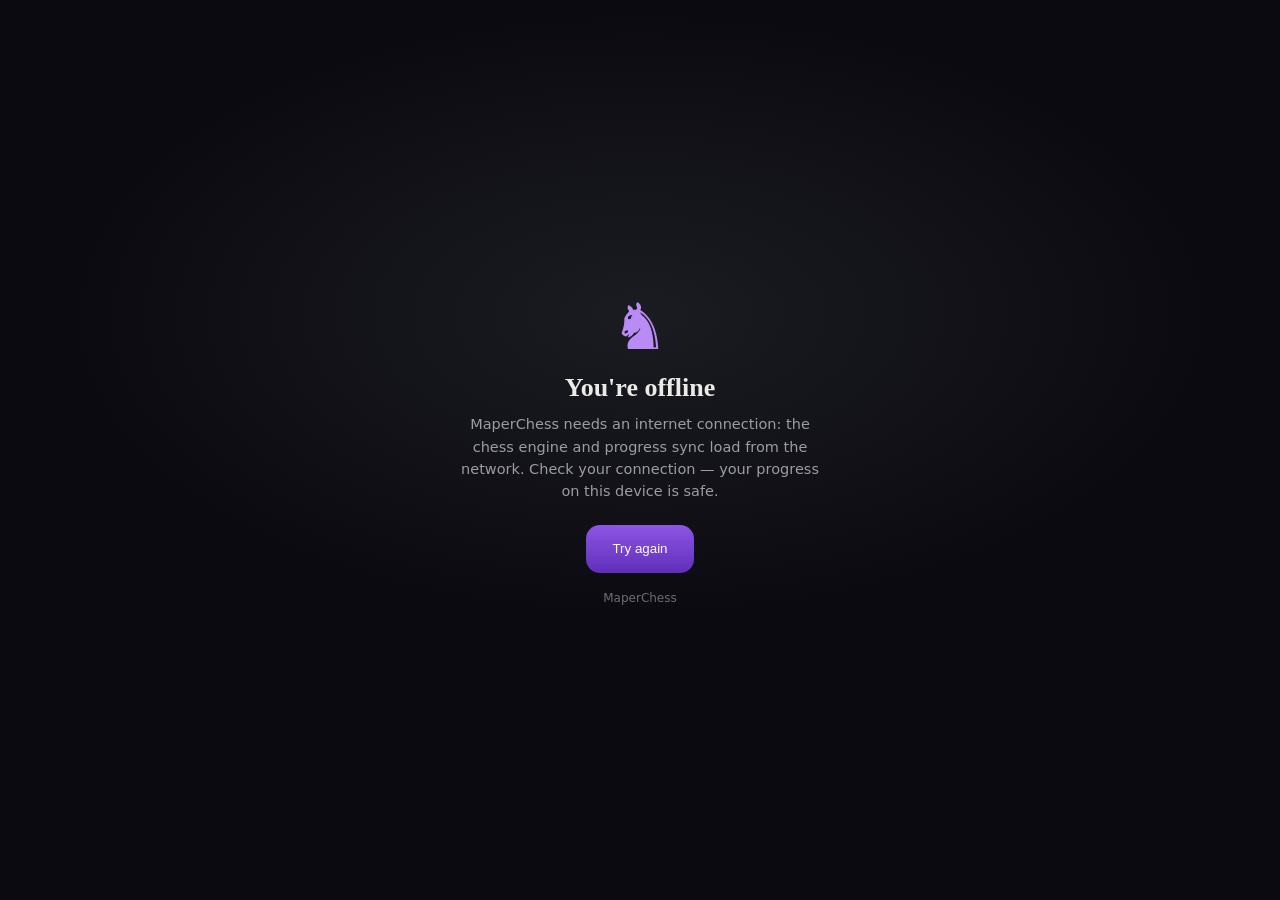
<file: offline.html>
<!DOCTYPE html>
<html lang="ru">
<head>
<meta charset="UTF-8">
<meta name="viewport" content="width=device-width, initial-scale=1, viewport-fit=cover">
<meta name="theme-color" content="#0c0a11">
<title>MaperChess — нет сети</title>
<style>
  :root { color-scheme: dark; }
  * { box-sizing: border-box; }
  body { margin: 0; min-height: 100vh; min-height: 100dvh; display: flex; align-items: center; justify-content: center; padding: 24px;
         background: radial-gradient(60% 45% at 50% 35%, #1a1c22 0%, #0c0a11 75%); color: #eceae4;
         font-family: 'Onest', system-ui, -apple-system, 'Segoe UI', Roboto, sans-serif; text-align: center; }
  main { max-width: 360px; }
  .k { font-size: 64px; line-height: 1; margin-bottom: 14px; color: #b98bf5; }
  h1 { margin: 0 0 10px; font-family: Georgia, 'Times New Roman', serif; font-size: 26px; font-weight: 600; }
  p { margin: 0 0 22px; color: #9c9ca6; line-height: 1.55; font-size: 14.5px; }
  button { min-height: 48px; padding: 0 26px; border: 0; border-radius: 14px; font: 700 15px inherit; color: #fff;
           background: linear-gradient(180deg, #8e55e6, #5f2fb8); cursor: pointer; }
  button:focus-visible { outline: 3px solid #dcc6ff; outline-offset: 3px; }
  small { display: block; margin-top: 18px; color: #6b6d77; font-size: 12px; }
</style>
</head>
<body>
<main>
  <div class="k" aria-hidden="true">&#9822;</div>
  <h1 id="t">Нет подключения</h1>
  <p id="d">Для игры нужен интернет: шахматный движок и сохранение прогресса загружаются из сети. Проверьте соединение — ваш прогресс на устройстве не потерян.</p>
  <button type="button" id="b">Попробовать снова</button>
  <small>MaperChess</small>
</main>
<script>
  if ((navigator.language || "").slice(0, 2) !== "ru") {
    document.documentElement.lang = "en";
    document.title = "MaperChess — offline";
    document.getElementById("t").textContent = "You're offline";
    document.getElementById("d").textContent = "MaperChess needs an internet connection: the chess engine and progress sync load from the network. Check your connection — your progress on this device is safe.";
    document.getElementById("b").textContent = "Try again";
  }
  document.getElementById("b").addEventListener("click", function () { location.reload(); });
  window.addEventListener("online", function () { location.reload(); });
</script>
</body>
</html>
</file>
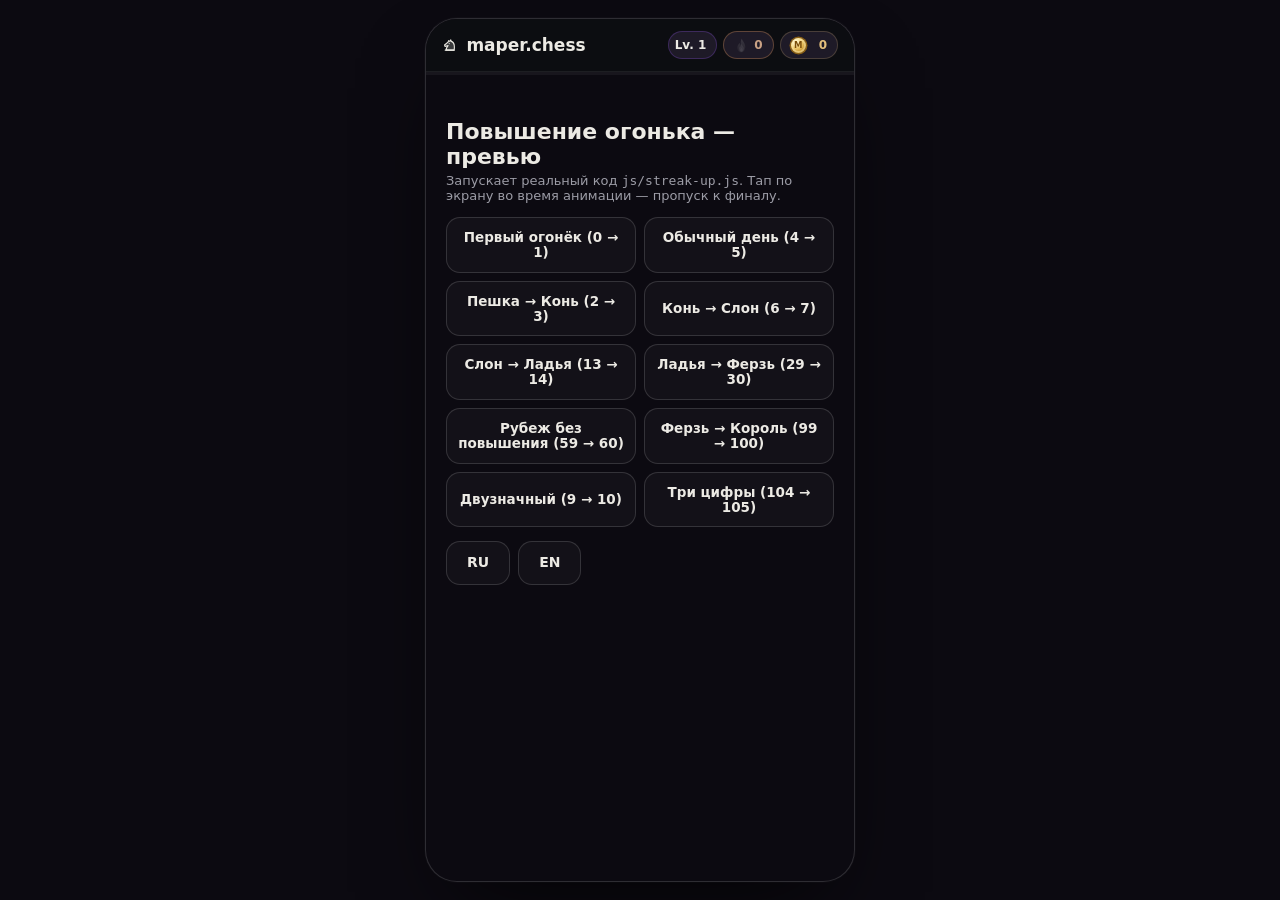
<file: streak-up-preview.html>
<!doctype html>
<html lang="ru">
<head>
<meta charset="utf-8">
<meta name="viewport" content="width=device-width, initial-scale=1, viewport-fit=cover">
<title>Превью: повышение огонька</title>
<link rel="stylesheet" href="css/icons.css?v=1" />
<link rel="stylesheet" href="css/styles.css" />
<link rel="stylesheet" href="css/extras.css" />
<link rel="stylesheet" href="css/polish.css?v=2" />
<link rel="stylesheet" href="css/fx.css" />
<link rel="stylesheet" href="css/home-deco.css?v=3" />
<link rel="stylesheet" href="css/shell.css?v=3" />
<link rel="stylesheet" href="css/app.css?v=2" />
<link rel="stylesheet" href="css/streak-up.css" />
<style>
  body { min-height: 100vh; background: var(--bg); }
  .pv-panel { padding: 8px 4px 40px; }
  .pv-panel h1 { font-family: var(--font-display); font-size: 22px; margin: 18px 0 4px; }
  .pv-panel p { color: var(--ink-dim); font-size: 13px; margin: 0 0 14px; }
  .pv-grid { display: grid; grid-template-columns: 1fr 1fr; gap: 8px; }
  .pv-grid .btn { padding: 12px 10px; font-size: 13.5px; }
  .pv-lang { display: flex; gap: 8px; margin-top: 14px; }
</style>
</head>
<body>
<script src="js/icons.js?v=1"></script>
<svg id="mc-flame-defs" width="0" height="0" style="position:absolute" aria-hidden="true" focusable="false"><defs>
  <linearGradient id="mcf-o" x1="0" y1="0" x2="0" y2="1"><stop offset="0" stop-color="#ffb347"/><stop offset=".5" stop-color="#ff6a2b"/><stop offset="1" stop-color="#d42a22"/></linearGradient>
  <linearGradient id="mcf-m" x1="0" y1="0" x2="0" y2="1"><stop offset="0" stop-color="#ffe56e"/><stop offset="1" stop-color="#ff9a2e"/></linearGradient>
  <linearGradient id="mcf-i" x1="0" y1="0" x2="0" y2="1"><stop offset="0" stop-color="#fffdf0"/><stop offset="1" stop-color="#ffe98a"/></linearGradient>
  <radialGradient id="mcf-g" cx=".5" cy=".5" r=".5"><stop offset="0" stop-color="#ff8a2e" stop-opacity=".6"/><stop offset="1" stop-color="#ff8a2e" stop-opacity="0"/></radialGradient>
</defs></svg>

<div class="phone-frame">
  <header class="topbar">
    <div class="brand"><svg class="ic" viewBox="0 0 24 24" aria-hidden="true"><use href="#i-knight"/></svg><span class="brand-name">maper.chess</span></div>
    <div class="topbar-stats">
      <span class="pill pill-rank" id="player-rank">Lv. 1</span>
      <span class="pill pill-streak" id="streak-pill"><i class="flame" data-flame></i><span id="streak-count">0</span></span>
      <span class="pill pill-coins"><i class="mcoin"></i><span id="coin-count">0</span></span>
    </div>
  </header>
  <div class="xp-track" aria-hidden="true"><span class="xp-fill" id="xp-fill"></span></div>
  <main class="views">
    <section id="view-home" class="view active">
      <div class="pv-panel">
        <h1>Повышение огонька — превью</h1>
        <p>Запускает реальный код <code>js/streak-up.js</code>. Тап по экрану во время анимации — пропуск к финалу.</p>
        <div class="pv-grid" id="pv-grid"></div>
        <div class="pv-lang">
          <button class="btn btn-ghost" id="pv-ru">RU</button>
          <button class="btn btn-ghost" id="pv-en">EN</button>
        </div>
      </div>
    </section>
  </main>
</div>

<script src="js/i18n.js"></script>
<script src="js/data.js?v=2"></script>
<script src="js/state.js?v=app2"></script>
<script>
  /* минимальная заглушка UI, чтобы подтянулись настоящие фигуры магазина и Celebrate */
  window.UI = { state: { equipped: { pieces: "pieces-classic", board: "board-classic" }, streak: { count: 0, best: 0, freezes: 0, history: {} }, coins: 0, xp: 0 },
    renderShop: function () {}, renderTopbar: function () {}, _toast: function () {} };
</script>
<script src="js/pieces.js"></script>
<script src="js/pieces-pro.js?v=1"></script>
<script src="js/pieces-concepts.js"></script>
<script src="js/rewards.js?v=6"></script>
<script src="js/sfx.js?v=3"></script>
<script src="js/home-deco.js?v=3"></script>
<script src="js/streak-up.js"></script>
<script>
  var SC = [
    ["Первый огонёк (0 → 1)", 0, 1], ["Обычный день (4 → 5)", 4, 5],
    ["Пешка → Конь (2 → 3)", 2, 3], ["Конь → Слон (6 → 7)", 6, 7],
    ["Слон → Ладья (13 → 14)", 13, 14], ["Ладья → Ферзь (29 → 30)", 29, 30],
    ["Рубеж без повышения (59 → 60)", 59, 60], ["Ферзь → Король (99 → 100)", 99, 100],
    ["Двузначный (9 → 10)", 9, 10], ["Три цифры (104 → 105)", 104, 105]
  ];
  var g = document.getElementById("pv-grid");
  SC.forEach(function (s) {
    var b = document.createElement("button"); b.className = "btn btn-ghost"; b.textContent = s[0];
    b.onclick = function () { document.getElementById("streak-count").textContent = s[1]; document.getElementById("streak-pill").classList.remove("active"); StreakUp.preview(s[1], s[2]); };
    g.appendChild(b);
  });
  document.getElementById("pv-ru").onclick = function () { setLang("ru"); };
  document.getElementById("pv-en").onclick = function () { setLang("en"); };
  document.querySelectorAll("[data-flame]").forEach(function (el) { if (!el.firstChild) el.innerHTML = Flame.svg(); });
  try { setLang("ru"); } catch (e) {}
</script>
</body>
</html>
</file>
<file: css/icons.css>
:root{--i-knight:url("data:image/svg+xml,%3Csvg xmlns=%22http://www.w3.org/2000/svg%22 viewBox=%220 0 24 24%22 fill=%22none%22 stroke=%22%23000%22 stroke-width=%221.7%22 stroke-linecap=%22round%22 stroke-linejoin=%22round%22%3E%3Cpath fill=%22%23000%22 fill-opacity=%22.2%22 d=%22M6.4 20.5c.2-3.1 1.3-5.3 3.1-7.2L4.8 14.9 4 12.5l5.4-4.4.9-2.4 1.9 1.1 1.5-2.3.9 2.3c2.9 1 4.7 4.2 4.7 8.6 0 2-.2 3.8-.4 5.1z%22/%3E%3Ccircle fill=%22%23000%22 stroke=%22none%22 cx=%2211.3%22 cy=%2210.3%22 r=%22.95%22/%3E%3Cpath d=%22M5 20.5h14%22 /%3E%3C/svg%3E");--i-king:url("data:image/svg+xml,%3Csvg xmlns=%22http://www.w3.org/2000/svg%22 viewBox=%220 0 24 24%22 fill=%22none%22 stroke=%22%23000%22 stroke-width=%221.7%22 stroke-linecap=%22round%22 stroke-linejoin=%22round%22%3E%3Cpath d=%22M12 2.6v4.2M9.9 4.5h4.2%22/%3E%3Cpath fill=%22%23000%22 fill-opacity=%22.2%22 d=%22M12 8c-3.5 0-6.1 2.2-6.1 5 0 1.8 1 3 2.5 3.8l-.7 3.4h8.6l-.7-3.4c1.5-.8 2.5-2 2.5-3.8 0-2.8-2.6-5-6.1-5z%22/%3E%3Cpath d=%22M8.2 16.8h7.6M6.4 20.5h11.2%22/%3E%3C/svg%3E");--i-check:url("data:image/svg+xml,%3Csvg xmlns=%22http://www.w3.org/2000/svg%22 viewBox=%220 0 24 24%22 fill=%22none%22 stroke=%22%23000%22 stroke-width=%221.7%22 stroke-linecap=%22round%22 stroke-linejoin=%22round%22%3E%3Cpath d=%22M5 12.5l4.6 4.6L19 7.4%22/%3E%3C/svg%3E");--i-star:url("data:image/svg+xml,%3Csvg xmlns=%22http://www.w3.org/2000/svg%22 viewBox=%220 0 24 24%22 fill=%22none%22 stroke=%22%23000%22 stroke-width=%221.7%22 stroke-linecap=%22round%22 stroke-linejoin=%22round%22%3E%3Cpath fill=%22%23000%22 d=%22M12 2.9l2.75 5.8 6.35.85-4.65 4.4 1.2 6.3L12 17.05 6.35 20.25l1.2-6.3L2.9 9.55l6.35-.85z%22/%3E%3C/svg%3E");--i-knight-ink:url("data:image/svg+xml,%3Csvg xmlns=%22http://www.w3.org/2000/svg%22 viewBox=%220 0 24 24%22 fill=%22none%22 stroke=%22%23eceae4%22 stroke-width=%221.7%22 stroke-linecap=%22round%22 stroke-linejoin=%22round%22%3E%3Cpath fill=%22%23eceae4%22 fill-opacity=%22.2%22 d=%22M6.4 20.5c.2-3.1 1.3-5.3 3.1-7.2L4.8 14.9 4 12.5l5.4-4.4.9-2.4 1.9 1.1 1.5-2.3.9 2.3c2.9 1 4.7 4.2 4.7 8.6 0 2-.2 3.8-.4 5.1z%22/%3E%3Ccircle fill=%22%23eceae4%22 stroke=%22none%22 cx=%2211.3%22 cy=%2210.3%22 r=%22.95%22/%3E%3Cpath d=%22M5 20.5h14%22 /%3E%3C/svg%3E");}
/* maper.chess — единый набор иконок (SVG-спрайт). Подключается ПЕРВЫМ среди css.
   Размер = 1.1em от шрифта родителя, цвет = currentColor; акцент (заливка) берётся из --ic-a. */
.ic{width:1.1em;height:1.1em;flex:none;display:inline-block;vertical-align:-.2em;fill:none;stroke:currentColor;stroke-width:1.7;stroke-linecap:round;stroke-linejoin:round;overflow:visible;pointer-events:none}
.ic.ic-lg{width:1.5em;height:1.5em}
.ic.ic-xl{width:2em;height:2em}
.ic.ic-fill{stroke-width:1.5}
/* части иконок внутри спрайта */
.ict{fill:var(--ic-a,currentColor);fill-opacity:.2}
.ics{fill:var(--ic-a,currentColor);fill-opacity:1}
.icd{fill:currentColor;stroke:none}
/* смысловые цвета (только для иконок, которые заменяют эмодзи; отключаются классом .ic-plain) */
.ic-sem.ic-flame{color:#ff8a3d}
.ic-sem.ic-snow{color:#79d8f2}
.ic-sem.ic-coin,.ic-sem.ic-coins{color:#f2b84a}
.ic-sem.ic-star,.ic-sem.ic-star-o,.ic-sem.ic-star-glow{color:#f5c451}
.ic-sem.ic-shield{color:#6aa8ff}
.ic-sem.ic-trophy,.ic-sem.ic-medal,.ic-sem.ic-crown{color:#f2b84a}
.ic-sem.ic-gift{color:#ff7aa5}
.ic-sem.ic-bulb{color:#f6d44c}
.ic-sem.ic-bolt{color:#ffd23f}
.ic-sem.ic-heart,.ic-sem.ic-heart-o{color:#ff5d73}
.ic-sem.ic-check,.ic-sem.ic-check-circle{color:#4fd98a}
.ic-sem.ic-close,.ic-sem.ic-x-circle,.ic-sem.ic-ban{color:#ff6b6b}
.ic-sem.ic-spark,.ic-sem.ic-sparkles{color:#ffd86b}
.ic-sem.ic-bell{color:#f5c451}
.ic-sem.ic-brain{color:#ff9bbd}
.ic-sem.ic-puzzle{color:#a999ff}
.ic-sem.ic-compass{color:#6aa8ff}
.ic-sem.ic-magnet{color:#ff6b6b}
.ic-sem.ic-volcano{color:#ff8a3d}
.ic-sem.ic-palette{color:#d98bf0}
.ic-sem.ic-target{color:#ff7a7a}
.ic-sem.ic-chart-up{color:#4fd98a}
.ic-sem.ic-books,.ic-sem.ic-book,.ic-sem.ic-cap,.ic-sem.ic-doc,.ic-sem.ic-scroll{color:#c9b8ff}
@media (prefers-reduced-motion:no-preference){.ic{transition:color .15s,opacity .15s}}
/* ---------- страховка: иконки всегда по центру своих кнопок и значков ---------- */
.ic>use{pointer-events:none}
/* кнопки, в которых только иконка (крестики, стрелки, шестерёнки) */
.modal-x,.icon-btn{display:inline-flex;align-items:center;justify-content:center;padding:0;line-height:1}
.modal-x .ic,.icon-btn .ic{display:block;width:18px;height:18px;margin:0}
.modal-x[hidden],.icon-btn[hidden]{display:none}
button:has(> .ic:only-child),button:has(> [data-ic-wrap]:only-child){line-height:1}
button > .ic:only-child,button > [data-ic-wrap]:only-child > .ic:only-child{vertical-align:middle;margin:auto}
/* окно результата партии */
.bx-badge .ic{display:block;width:30px;height:30px;color:inherit;stroke-width:2.2}
.bx-star .ic{display:block;width:1em;height:1em;color:inherit;filter:drop-shadow(0 0 12px rgba(227,191,124,.45))}
.bx-star:not(.on) .ic{filter:none}
.bx-star .ic .ics,.bx-star .ic path{fill:currentColor}
.modal-ach .ic{margin-right:4px}
ic-w{display:contents}
</file>
<file: css/styles.css>
/* maper.chess — styles.css (redesign "Graphite + Violet")
   Система: графит (поверхности) + фиолетовый (только главное действие, текущий экран, фокус) + золото (награды) + семантика.
   Принципы: мягкий контраст, приглушённый фиолетовый (без неона), крупные скругления,
   акцент = подкрашенная плашка с тонкой рамкой, а не яркая заливка.
   Порядок подключения: styles.css → extras.css → fx.css */

:root {
  /* поверхности */
  --bg: #0c0a11;
  --bg-2: #110e17;
  --panel: #17141e;
  --panel-2: #1e1a27;
  --panel-3: #2b2636;
  --line: rgba(255, 255, 255, .07);
  --line-2: rgba(255, 255, 255, .14);
  --line-3: rgba(255, 255, 255, .24);
  --sel: #2d3039;                         /* выбранный элемент: нейтральный, не фиолетовый */

  /* текст */
  --ink: #eceae4;
  --ink-dim: #9c9ca6;
  --ink-faint: #6b6d77;

  /* фиолетовый (главный) */
  --violet: #8e55e6;
  --violet-2: #b98bf5;
  --violet-3: #dcc6ff;
  --violet-deep: #5f2fb8;
  --tint: rgba(142, 85, 230, .14);      /* подложка активных элементов */
  --tint-2: rgba(142, 85, 230, .22);

  /* функциональные цвета (приглушённые) */
  --gold: #e3bf7c;
  --danger: #ee8195;
  --ok: #72d6a3;
  --flame: #f3a560;
  --ice: #91d2f7;

  --radius: 20px;
  --r-md: 16px;
  --r-sm: 12px;

  /* меняются предметами из магазина */
  --sq-light: #70737e;
  --sq-dark: #30323b;
  --sq-active: #b8adff;
  --pc-white: #f8f4e6;
  --pc-black: #14131e;
  --pc-outline-dark: rgba(8, 7, 16, .95);
  --pc-outline-light: rgba(246, 246, 255, .95);

  --font-ui: 'Onest', system-ui, -apple-system, 'Segoe UI', Roboto, sans-serif;
  --font-display: 'Onest', system-ui, sans-serif;
  --font-accent: 'Unbounded', 'Onest', system-ui, sans-serif;
}

* { box-sizing: border-box; }

html, body { margin: 0; height: 100%; }

body {
  display: flex;
  justify-content: center;
  align-items: center;
  padding: 18px 0;
  color: var(--ink);
  font-family: var(--font-ui);
  font-size: 14px;
  -webkit-font-smoothing: antialiased;
  -webkit-tap-highlight-color: transparent;
  background: radial-gradient(900px 600px at 50% -10%, rgba(142, 85, 230, .07), transparent 60%), #08090b;
}

h1, h2, h3 { font-family: var(--font-display); margin: 0; font-weight: 600; }
button, input { font-family: inherit; }
button { cursor: pointer; }
img { max-width: 100%; }
::selection { background: var(--tint-2); }

/* ---------- каркас приложения ---------- */
.phone-frame {
  width: 100%;
  max-width: 430px;
  height: min(calc(100dvh - 36px), 900px);
  min-height: 0;
  display: flex;
  flex-direction: column;
  position: relative;
  overflow: hidden;
  background: var(--bg);
  border: 1px solid var(--line-2);
  border-radius: 32px;
  box-shadow: 0 40px 90px -30px rgba(0, 0, 0, .75), 0 0 0 1px rgba(255, 255, 255, .02);
}
.topbar, .xp-track, .bottom-nav { flex: none; }

@media (max-width: 480px) {
  body { padding: 0; }
  .phone-frame { height: 100dvh; border-radius: 0; border: none; }
  .topbar { padding-top: calc(12px + env(safe-area-inset-top)); }
  .bottom-nav { padding-bottom: env(safe-area-inset-bottom); }
}

/* ---------- верхняя панель ---------- */
.topbar {
  display: flex;
  align-items: center;
  justify-content: space-between;
  gap: 10px;
  padding: 12px 16px;
  background: rgba(14, 15, 18, .85);
  backdrop-filter: blur(14px);
  -webkit-backdrop-filter: blur(14px);
  border-bottom: 1px solid var(--line);
}
.brand { display: flex; align-items: center; gap: 9px; min-width: 0; }
.brand-glyph { font-size: 22px; color: var(--violet-2); }
.brand-logo { width: 32px; height: 32px; border-radius: 10px; object-fit: cover; display: block; box-shadow: 0 2px 10px rgba(0, 0, 0, .4); }
.brand-name { font-family: var(--font-display); font-size: 17px; font-weight: 600; color: var(--ink); white-space: nowrap; }

.topbar-stats { display: flex; gap: 6px; align-items: center; }
.pill {
  display: inline-flex; align-items: center; height: 28px; padding: 0 10px;
  border-radius: 999px; font-size: 12px; font-weight: 700; white-space: nowrap;
  background: var(--panel-2); border: 1px solid var(--line); color: var(--ink-dim);
}
.pill-rank { color: var(--ink); }
/* ---------- огонёк в топбаре: единый стиль сайта ---------- */
.pill-streak .flame{width:15px;height:15px;flex:none;filter:grayscale(1);opacity:.42;transition:.25s ease}
.pill-streak.active .flame{filter:drop-shadow(0 0 6px rgba(255,150,70,.75));opacity:1}
.pill-coins{gap:7px;color:var(--gold);border-color:rgba(227,191,124,.22)}
.pill-rank{border-color:rgba(142, 85, 230,.28)}
.pill-coins { color: var(--gold); }
.icon-btn-ghost {
  width: 30px; height: 30px; padding: 0; border-radius: 10px;
  display: flex; align-items: center; justify-content: center;
  background: var(--panel-2); border: 1px solid var(--line); color: var(--ink-dim); font-size: 14px;
}
.icon-btn-ghost:hover { color: var(--ink); border-color: var(--line-2); }

.xp-track { height: 3px; background: rgba(255, 255, 255, .05); }
.xp-fill { display: block; height: 100%; width: 0; background: linear-gradient(90deg, var(--violet-deep), var(--violet-2)); transition: width .4s ease; }

/* ---------- экраны ---------- */
.views {
  flex: 1; min-height: 0; overflow-y: auto; padding: 18px 16px 14px;
  overscroll-behavior: contain; -webkit-overflow-scrolling: touch;
  scrollbar-width: thin; scrollbar-color: var(--panel-3) transparent;
}
.view { display: none; }
.view.active { display: block; animation: fade-in .28s ease; }
@keyframes fade-in { from { opacity: 0; transform: translateY(6px); } to { opacity: 1; transform: none; } }

.view-title { font-size: 26px; line-height: 1.15; color: var(--ink); margin-bottom: 14px; }

/* ---------- главная ---------- */
.hero { padding: 6px 2px 10px; }
.hero-title { font-size: 34px; line-height: 1.12; letter-spacing: -.01em; color: var(--ink); margin-bottom: 12px; }
.hx-line { display: inline; }
.hx-line:last-of-type { color: var(--violet-2); font-style: italic; }
.hero-sub { margin: 0 0 18px; max-width: 34ch; font-size: 14px; line-height: 1.6; color: var(--ink-dim); }
.hero-actions { display: flex; gap: 10px; flex-wrap: wrap; margin-bottom: 20px; }

.btn {
  border: none; border-radius: 14px; padding: 13px 20px;
  font-size: 14px; font-weight: 700; line-height: 1.1;
  transition: transform .12s ease, filter .15s ease, box-shadow .15s ease, border-color .15s ease;
}
.btn:active { transform: scale(.97); }
.btn-primary {
  color: #fff;
  background: linear-gradient(135deg, #8173f4, #6354e0);
  box-shadow: 0 8px 20px -8px rgba(99, 84, 224, .7), inset 0 1px 0 rgba(255, 255, 255, .18);
}
.btn-primary:hover { filter: brightness(1.08); }
.btn-ghost { color: var(--ink); background: rgba(255, 255, 255, .03); border: 1px solid var(--line-2); }
.btn-ghost:hover { border-color: var(--line-3); background: rgba(255, 255, 255, .06); }
.btn:disabled { opacity: .5; cursor: default; }

.board-deco {
  height: 140px; margin-bottom: 18px; border-radius: var(--radius); position: relative; overflow: hidden;
  display: flex; align-items: center; justify-content: center;
  border: 1px solid var(--line);
  background:
    radial-gradient(90% 120% at 50% 0%, rgba(142, 85, 230, .16), transparent 70%),
    repeating-conic-gradient(rgba(255, 255, 255, .05) 0% 25%, rgba(0, 0, 0, .25) 0% 50%) 0 0 / 22% 44%,
    var(--panel);
}
.deco-piece { font-size: 88px; line-height: 1; color: var(--ink); text-shadow: 0 8px 30px rgba(142, 85, 230, .4); }

.stats-row { display: flex; gap: 10px; margin-bottom: 16px; }
.stat-card {
  flex: 1; display: flex; flex-direction: column; gap: 4px; padding: 13px 12px;
  background: var(--panel); border: 1px solid var(--line); border-radius: var(--r-md);
}
.stat-value { font-family: var(--font-display); font-size: 22px; font-weight: 600; color: var(--ink); }
.stat-label { font-size: 11px; font-weight: 600; color: var(--ink-dim); }

.continue-card {
  width: 100%; text-align: left; display: grid; grid-template-columns: 1fr auto; align-items: center;
  padding: 15px 18px; margin-bottom: 16px; color: var(--ink);
  background: var(--panel);
  border: 1px solid var(--line-2); border-left: 3px solid var(--violet); border-radius: var(--r-md);
  transition: transform .12s ease, border-color .15s ease;
}
.continue-card:hover { border-color: var(--line-3); border-left-color: var(--violet-2); }
.continue-label { grid-column: 1; font-size: 11px; font-weight: 700; color: var(--violet-2); }
.continue-title { grid-column: 1; margin-top: 3px; font-family: var(--font-display); font-size: 17px; font-weight: 600; }
.continue-sub { grid-column: 1; margin-top: 2px; font-size: 12px; color: var(--ink-dim); }
.continue-arrow { grid-row: 1 / 4; grid-column: 2; font-size: 22px; color: var(--violet-2); }
.continue-card[hidden] { display: none; }

/* огонёк — v2 */
.streak-card{position:relative;overflow:hidden;margin:18px 0 8px;padding:18px;border-radius:20px;
  background:linear-gradient(160deg,rgba(142, 85, 230,.10),rgba(23,24,29,.92) 48%);
  border:1px solid rgba(142, 85, 230,.25);
  box-shadow:0 18px 40px -22px rgba(0,0,0,.8),inset 0 1px 0 rgba(255,255,255,.05)}
.streak-card::before{content:"";position:absolute;left:-15%;right:-15%;top:-60px;height:130px;pointer-events:none;
  background:radial-gradient(50% 100% at 50% 0,rgba(243,165,96,.16),transparent 70%)}
.streak-head{display:flex;align-items:center;gap:14px;position:relative}
.streak-flame-wrap{position:relative;width:64px;height:64px;flex:none;display:grid;place-items:center;border-radius:18px;
  background:radial-gradient(circle at 50% 65%,rgba(255,140,60,.26),rgba(255,140,60,.05) 72%);
  border:1px solid rgba(243,165,96,.32);transition:.4s}
.streak-flame-svg{width:40px;height:40px;transform-origin:50% 82%;filter:grayscale(1);opacity:.38;transition:filter .4s,opacity .4s}
.streak-card.streak-on .streak-flame-svg{filter:grayscale(.35);opacity:.85}
.streak-card.streak-done .streak-flame-svg{filter:drop-shadow(0 0 12px rgba(255,140,60,.6));opacity:1;animation:flame-sway 2.4s ease-in-out infinite}
.streak-card.streak-done .streak-flame-wrap{background:radial-gradient(circle at 50% 65%,rgba(255,140,60,.4),rgba(255,140,60,.08) 74%);border-color:rgba(243,165,96,.6)}
@keyframes flame-sway{0%,100%{transform:scale(1) rotate(-2deg)}50%{transform:scale(1.07) rotate(2deg)}}
.streak-num{position:absolute;bottom:4px;right:6px;font-weight:800;font-size:12px;color:#ffe1b0;text-shadow:0 1px 4px rgba(0,0,0,.65)}
.streak-main{flex:1;min-width:0;display:flex;flex-direction:column;gap:9px}
.streak-label{font-weight:700;font-size:15px;color:#eceae4}
.streak-freeze{align-self:flex-start;border:1px solid rgba(140,190,255,.35);background:rgba(120,180,255,.08);color:#bcd9ff;
  padding:5px 12px;border-radius:999px;font-weight:700;font-size:12px;cursor:pointer;transition:transform .15s}
.streak-freeze:active{transform:scale(.95)}
.streak-week{display:flex;gap:6px;margin-top:14px;position:relative}
.streak-week .wd{flex:1;display:flex;flex-direction:column;align-items:center;gap:4px;padding:8px 2px;border-radius:12px;
  background:rgba(255,255,255,.03);border:1px solid rgba(255,255,255,.06)}
.streak-week .wd i{font-style:normal;font-weight:600;font-size:10px;color:#8b8e99;text-transform:uppercase}
.streak-week .wd b{font-size:13px;line-height:1;min-height:13px;font-weight:400}
.streak-week .wd.done{background:rgba(243,165,96,.1);border-color:rgba(243,165,96,.35)}
.streak-week .wd.done b{color:#f3a560}
.streak-week .wd.frozen b{color:#8ecfff}
.streak-week .wd.is-today{border-color:rgba(142, 85, 230,.55);box-shadow:inset 0 0 0 1px rgba(142, 85, 230,.25)}
.streak-note{margin:12px 2px 0;font-weight:500;font-size:12px;color:#9c9ca6;position:relative}
@media (min-width:1024px){.streak-flame-wrap{width:74px;height:74px}.streak-flame-svg{width:46px;height:46px}}

/* ---------- уровни: вкладки ---------- */
.mode-tabs {
  display: flex; gap: 4px; margin-bottom: 12px; padding: 4px;
  background: var(--panel); border: 1px solid var(--line); border-radius: 14px;
}
.mode-tab {
  flex: 1; padding: 9px 4px; border: none; border-radius: 10px; font-size: 12px; font-weight: 700;
  color: var(--ink-dim); background: transparent; white-space: nowrap;
  transition: background .15s ease, color .15s ease;
}
.mode-tab:hover { color: var(--ink); }
.mode-tab.active { color: var(--ink); background: var(--sel); box-shadow: inset 0 0 0 1px var(--line-3); }

.tier-tabs { display: flex; gap: 8px; margin-bottom: 16px; flex-wrap: wrap; }
.tier-tabs[hidden] { display: none !important; }
.tier-tab, .shop-tab {
  flex: 1; min-width: 30%; min-height: 40px; padding: 8px 6px; border-radius: 14px; font-size: 12px; font-weight: 700; line-height: 1.2;
  color: var(--ink-dim); background: var(--panel); border: 1px solid var(--line);
  transition: background .15s ease, color .15s ease, border-color .15s ease;
}
.tier-tab:hover, .shop-tab:hover { border-color: var(--line-2); color: var(--ink); }
.tier-tab.active, .shop-tab.active { color: var(--ink); background: var(--sel); border-color: var(--line-3); }

/* карточки уровней */
.levels-grid { display: grid; grid-template-columns: repeat(2, 1fr); gap: 10px; }
.level-card {
  display: flex; flex-direction: column; gap: 6px; padding: 15px 14px; text-align: left; color: var(--ink);
  background: var(--panel); border: 1px solid var(--line); border-radius: var(--r-md);
  transition: transform .14s ease, border-color .15s ease, box-shadow .15s ease;
}
.level-card:not(:disabled):hover { transform: translateY(-2px); border-color: rgba(255, 255, 255, .22); box-shadow: 0 10px 24px -12px rgba(0, 0, 0, .7); }
.level-card:not(:disabled):active { transform: scale(.97); }
.level-num { font-family: var(--font-display); font-size: 26px; font-weight: 600; line-height: 1; color: var(--ink); }
.level-name { font-size: 13px; font-weight: 700; color: var(--ink); }
.level-meta { font-size: 11px; font-weight: 600; color: var(--ink-dim); }
.level-stars { display: inline-flex; gap: 3px; }
.level-stars i { font-style: normal; font-size: 14px; line-height: 1; }
.level-stars .st-on { color: var(--gold); }
.level-stars .st-off { color: rgba(255, 255, 255, .14); }
.level-done { border-color: rgba(227, 191, 124, .35); background: linear-gradient(160deg, rgba(227, 191, 124, .08), var(--panel) 65%); }
.level-done .level-meta { color: var(--gold); }
.level-locked { opacity: .45; }
.level-locked .level-num { color: var(--ink-faint); }
.level-card:disabled { cursor: default; }

/* ---------- партия ---------- */
.game-header { display: flex; align-items: center; gap: 12px; margin-bottom: 6px; }
.icon-btn {
  width: 36px; height: 36px; padding: 0; border-radius: 12px; font-size: 16px; color: var(--ink);
  background: var(--panel); border: 1px solid var(--line); transition: transform .12s ease, border-color .15s ease;
}
.icon-btn:hover { border-color: var(--line-2); }
.icon-btn:active { transform: scale(.92); }
.game-titles { display: flex; flex-direction: column; min-width: 0; }
.game-tier { font-size: 11px; font-weight: 700; color: var(--ink-dim); }
.game-name { font-family: var(--font-display); font-size: 18px; font-weight: 600; }
.game-status { min-height: 18px; margin: 8px 0 14px; font-size: 13px; font-weight: 600; color: var(--ink-dim); }

.board-wrap { display: flex; justify-content: center; margin-bottom: 16px; }
.board {
  width: 100%; max-width: 380px; aspect-ratio: 1 / 1;
  display: grid; grid-template-columns: repeat(8, 1fr); grid-template-rows: repeat(8, 1fr);
  border-radius: 14px; overflow: hidden;
  border: 1px solid var(--line-2);
  box-shadow: 0 18px 40px -16px rgba(0, 0, 0, .7), 0 0 0 5px rgba(255, 255, 255, .02);
}
.sq {
  position: relative; padding: 0; border: none; display: flex; align-items: center; justify-content: center;
  font-size: clamp(24px, 7.8vw, 37px); line-height: 1;
  font-family: "Segoe UI Symbol", "Noto Sans Symbols 2", "Apple Symbols", "DejaVu Sans", sans-serif;
  font-variant-emoji: text;
}
.sq-light { background: var(--sq-light); }
.sq-dark { background: var(--sq-dark); }
.sq svg { width: 88%; height: 88%; pointer-events: none; filter: drop-shadow(0 2px 2px rgba(0, 0, 0, .4)); }

/* запасные символьные фигуры (и превью в магазине): обводка противоположного тона */
.sq-white-piece {
  color: var(--pc-white);
  text-shadow: 1px 0 0 var(--pc-outline-dark), -1px 0 0 var(--pc-outline-dark), 0 1px 0 var(--pc-outline-dark), 0 -1px 0 var(--pc-outline-dark),
    1px 1px 0 var(--pc-outline-dark), -1px -1px 0 var(--pc-outline-dark), 1px -1px 0 var(--pc-outline-dark), -1px 1px 0 var(--pc-outline-dark),
    0 2px 4px rgba(0, 0, 0, .5);
}
.sq-black-piece {
  color: var(--pc-black);
  text-shadow: 1px 0 0 var(--pc-outline-light), -1px 0 0 var(--pc-outline-light), 0 1px 0 var(--pc-outline-light), 0 -1px 0 var(--pc-outline-light),
    1px 1px 0 var(--pc-outline-light), -1px -1px 0 var(--pc-outline-light), 1px -1px 0 var(--pc-outline-light), -1px 1px 0 var(--pc-outline-light),
    0 0 6px rgba(255, 255, 255, .25);
}
.sq-last { box-shadow: inset 0 0 0 100px rgba(227, 191, 124, .17); }
.sq-selected { box-shadow: inset 0 0 0 3px var(--sq-active); }
.sq-target::after { content: ""; position: absolute; width: 26%; height: 26%; border-radius: 50%; background: var(--sq-active); opacity: .7; }
.sq-check { box-shadow: inset 0 0 0 3px var(--danger), inset 0 0 18px rgba(238, 129, 149, .5); }

.game-controls { display: flex; gap: 8px; }
.ctrl-btn {
  flex: 1; padding: 12px 6px; border-radius: 14px; font-size: 12.5px; font-weight: 700; color: var(--ink);
  background: var(--panel); border: 1px solid var(--line);
  transition: transform .12s ease, border-color .15s ease, background .15s ease;
}
.ctrl-btn:hover { border-color: var(--line-2); }
.ctrl-btn:active { transform: scale(.96); }
.ctrl-danger { color: var(--danger); border-color: rgba(238, 129, 149, .3); }
.ctrl-danger:hover { background: rgba(238, 129, 149, .08); border-color: rgba(238, 129, 149, .5); }
#btn-hint { color: var(--ink); background: var(--panel); border-color: var(--line-2); }
.hint-chip {
  display: inline-flex; align-items: center; justify-content: center; min-width: 20px; height: 20px; padding: 0 6px; margin-left: 6px;
  border-radius: 999px; font-size: 11px; font-weight: 800; line-height: 1; color: #fff; background: var(--violet);
  vertical-align: 2px; font-variant-numeric: tabular-nums;
}
#btn-hint.ctrl-empty { color: var(--ink-dim); background: var(--panel); border-color: rgba(238, 129, 149, .35); }
#btn-hint.ctrl-empty .hint-chip { background: var(--panel-3); color: var(--ink-dim); }

/* ---------- достижения ---------- */
.achievements-list { display: flex; flex-direction: column; gap: 10px; }
.ach-row {
  display: grid; grid-template-columns: 44px 1fr auto; align-items: center; gap: 12px; padding: 12px 14px;
  background: var(--panel); border: 1px solid var(--line); border-radius: var(--r-md); opacity: .6;
}
.ach-unlocked { opacity: 1; border-color: rgba(227, 191, 124, .38); background: linear-gradient(160deg, rgba(227, 191, 124, .08), var(--panel) 65%); }
.ach-icon { width: 44px; height: 44px; border-radius: 13px; display: flex; align-items: center; justify-content: center; font-size: 20px; background: var(--panel-2); }
.ach-text { display: flex; flex-direction: column; gap: 2px; min-width: 0; }
.ach-name { font-size: 13.5px; font-weight: 700; }
.ach-desc { font-size: 11.5px; color: var(--ink-dim); line-height: 1.4; }
.ach-reward { font-size: 12.5px; font-weight: 800; color: var(--gold); }

/* ---------- магазин ---------- */
.shop-tabs { display: flex; gap: 8px; margin-bottom: 16px; }
.shop-grid { display: grid; grid-template-columns: repeat(2, 1fr); gap: 10px; }
.shop-card {
  display: flex; flex-direction: column; align-items: flex-start; gap: 8px; padding: 12px;
  background: var(--panel); border: 1px solid var(--line); border-radius: var(--r-md);
  transition: transform .14s ease, border-color .15s ease;
}
.shop-card:hover { border-color: rgba(255, 255, 255, .22); }
.shop-wide { grid-column: 1 / -1; }
.shop-equipped { border-color: rgba(227, 191, 124, .5); background: linear-gradient(160deg, rgba(227, 191, 124, .07), var(--panel) 65%); }
.swatch {
  position: relative; overflow: hidden;
  width: 100%; height: 64px; border-radius: 12px; display: flex; align-items: center; justify-content: center; font-size: 22px;
  border: 1px solid var(--line); box-shadow: inset 0 0 0 1px rgba(255, 255, 255, .06), inset 0 -14px 20px rgba(0, 0, 0, .25);
}
.swatch:not(.pc-swatch):not(.swatch-freeze):not(.swatch-hint)::after {
  content: ""; position: absolute; inset: 0; pointer-events: none;
  background: repeating-conic-gradient(rgba(255, 255, 255, .08) 0 25%, transparent 0 50%) 0 0 / 25% 50%;
}
.swatch-freeze { background: linear-gradient(135deg, #1f3a58, #2c5a80); color: #cdeeff; font-size: 26px; }
.swatch-hint { background: linear-gradient(135deg, #2e3140, #1c1e26); font-size: 24px; }
.shop-name { font-size: 13px; font-weight: 700; }
.shop-price { font-size: 11.5px; font-weight: 600; color: var(--ink-dim); }
.shop-desc { font-size: 12px; line-height: 1.5; color: var(--ink-dim); }
.shop-btn {
  margin-top: auto; width: 100%; padding: 9px 0; border: none; border-radius: 11px; font-size: 12px; font-weight: 800; color: var(--ink);
  background: var(--sel); box-shadow: inset 0 0 0 1px var(--line-2);
  transition: transform .12s ease, filter .15s ease;
}
.shop-btn:not(:disabled):hover { filter: brightness(1.08); }
.shop-btn:not(:disabled):active { transform: scale(.96); }
.shop-btn:disabled { color: var(--gold); background: var(--panel-2); cursor: default; }

/* ---------- нижняя навигация ---------- */
.bottom-nav {
  display: grid; grid-auto-flow: column; grid-auto-columns: 1fr;
  background: rgba(14, 15, 18, .94); backdrop-filter: blur(14px); -webkit-backdrop-filter: blur(14px);
  border-top: 1px solid var(--line);
}
.nav-btn {
  position: relative; min-width: 0; padding: 9px 0 11px; border: none; background: none;
  display: flex; flex-direction: column; align-items: center; gap: 3px;
  font-size: 9.5px; font-weight: 600; letter-spacing: -.01em; color: var(--ink-faint);
  transition: color .15s ease, transform .12s ease;
}
.nav-btn span { max-width: 100%; overflow: hidden; text-overflow: ellipsis; white-space: nowrap; }
.nav-btn span:first-child { font-size: 19px; line-height: 1.1; }
.nav-btn:hover { color: var(--ink-dim); }
.nav-btn:active { transform: scale(.92); }
.nav-btn.active { color: var(--violet-3); font-weight: 800; }
.nav-btn.active::before {
  content: ""; position: absolute; top: 0; left: 50%; width: 22px; height: 3px; margin-left: -11px;
  border-radius: 0 0 4px 4px; background: var(--violet-2);
}

/* ---------- модальные окна ---------- */
.modal {
  position: absolute; inset: 0; z-index: 50; display: flex; align-items: flex-end;
  background: rgba(5, 6, 8, .72); backdrop-filter: blur(4px); -webkit-backdrop-filter: blur(4px);
  opacity: 0; pointer-events: none; transition: opacity .22s ease;
}
.modal.open { opacity: 1; pointer-events: auto; }
.modal-card {
  position: relative; width: 100%; padding: 30px 20px 24px;
  background: linear-gradient(180deg, var(--panel-2), var(--panel));
  border-top: 1px solid var(--line-2); border-radius: 26px 26px 0 0;
  transform: translateY(14px); transition: transform .26s cubic-bezier(.2, 1, .3, 1);
}
.modal.open .modal-card { transform: none; }
.modal-card::before { content: ""; position: absolute; top: 10px; left: 50%; width: 38px; height: 4px; margin-left: -19px; border-radius: 4px; background: var(--line-2); }
.modal-x {
  position: absolute; top: 14px; right: 14px; width: 32px; height: 32px; padding: 0; border: none; border-radius: 50%;
  font-size: 14px; color: var(--ink-dim); background: var(--panel-3);
}
.modal-x:hover { color: var(--ink); }
.modal-card h3 { margin-bottom: 6px; font-size: 24px; }
.modal-card p { margin: 0 0 12px; font-size: 13.5px; line-height: 1.5; color: var(--ink-dim); }
.modal-ach { margin-bottom: 4px; font-size: 12.5px; font-weight: 700; color: var(--gold); }
.modal-streak { color: var(--flame); }
.modal-actions { display: flex; gap: 10px; margin-top: 16px; }
.modal-actions .btn { flex: 1; }

/* ---------- настройки ---------- */
.settings-label { margin: 20px 0 8px !important; font-size: 11px !important; font-weight: 800; letter-spacing: .08em; text-transform: uppercase; color: var(--ink-faint) !important; }
.settings-label:first-of-type { margin-top: 14px !important; }
.lang-tabs { display: flex; gap: 8px; }
.lang-btn {
  flex: 1; padding: 11px 6px; border-radius: 12px; font-size: 13px; font-weight: 700;
  color: var(--ink-dim); background: var(--panel-2); border: 1px solid var(--line);
  transition: background .15s ease, color .15s ease, border-color .15s ease;
}
.lang-btn.active { color: var(--ink); background: var(--sel); border-color: var(--line-3); }

/* ---------- тост ---------- */
.toast {
  position: absolute; left: 50%; bottom: 84px; z-index: 70; width: max-content; max-width: 88%;
  padding: 11px 16px; border-radius: 14px; text-align: center; font-size: 12.5px; font-weight: 600; line-height: 1.4; color: var(--ink);
  background: var(--panel-3); border: 1px solid rgba(255, 255, 255, .22); box-shadow: 0 12px 30px -8px rgba(0, 0, 0, .6);
  opacity: 0; pointer-events: none; transform: translate(-50%, 12px); transition: all .25s ease;
}
.toast.show { opacity: 1; transform: translate(-50%, 0); }

/* ---------- доступность ---------- */
:focus-visible { outline: 2px solid var(--violet-2); outline-offset: 2px; }
.btn:disabled, .level-card:disabled, .shop-btn:disabled { cursor: default; }
@media (prefers-reduced-motion: reduce) {
  *, *::before, *::after { animation: none !important; transition: none !important; }
}
/* pill streak — v2 */
.pill-streak{border-color:rgba(243,165,96,.3);color:#c9a184;transition:.25s}
.pill-streak.active{color:#ffd9ad;border-color:rgba(243,165,96,.55);
  background:linear-gradient(120deg,rgba(255,140,60,.16),rgba(142, 85, 230,.12));
  box-shadow:0 0 14px -4px rgba(255,140,60,.45)}
  .more-grid{display:grid;gap:12px}
.more-card{
  display:grid;grid-template-columns:46px 1fr;grid-template-rows:auto auto;column-gap:12px;align-items:center;
  text-align:left;border:1px solid rgba(255,255,255,.10);border-radius:20px;padding:16px;
  background:linear-gradient(180deg,rgba(255,255,255,.045),rgba(255,255,255,.02));
  color:var(--ink);cursor:pointer;box-shadow:inset 0 1px 0 rgba(255,255,255,.05);
}
.more-card b{
  grid-row:1 / 3;width:46px;height:46px;border-radius:16px;display:grid;place-items:center;
  background:linear-gradient(180deg,rgba(142, 85, 230,.24),rgba(142, 85, 230,.08));
  border:1px solid rgba(142, 85, 230,.34);color:#d8d2ff;font-size:22px;
}
.more-card span{font-weight:800;font-size:16px}
.more-card small{grid-column:2;color:var(--ink-dim);font-size:12px;margin-top:3px}
.more-card:active{transform:scale(.985)}
</file>
<file: css/extras.css>
/* maper.chess — extras.css (redesign "Graphite + Violet")
   Функции поверх базы: монета, выбор цвета, профиль, никнейм, рейтинг, друзья, магазин, превращение пешки.
   Подключать ПОСЛЕ styles.css. Здесь больше нет слоёв-перекрытий и !important-хаков. */

/* ---------- монета ---------- */
.mcoin {
  position: relative; display: inline-block; width: 15px; height: 15px; margin-right: 6px; vertical-align: -3px;
  border-radius: 50%; overflow: hidden;
  background: radial-gradient(circle at 32% 28%, #fff3c4 0 14%, #efca6e 40%, #c28d24 74%, #8a5f14 100%);
  box-shadow: 0 0 0 1.5px #8a5f14, inset 0 0 0 2px rgba(255, 240, 180, .5);
}
.mcoin::before {
  content: "M"; position: absolute; inset: 0; display: flex; align-items: center; justify-content: center;
  font: 800 8.5px/1 var(--font-display); color: #7a4d08;
}
.mcoin::after {
  content: ""; position: absolute; top: -40%; left: -80%; width: 50%; height: 180%; transform: rotate(20deg);
  background: linear-gradient(90deg, transparent, rgba(255, 255, 255, .7), transparent);
  animation: coin-shine 4.5s ease-in-out infinite;
}
@keyframes coin-shine { 0%, 72% { left: -80%; } 100% { left: 160%; } }

/* ---------- выбор цвета перед партией ---------- */
.color-choice { display: flex; gap: 10px; margin-top: 16px; }
.color-btn {
  flex: 1; display: flex; flex-direction: column; align-items: center; gap: 10px; padding: 16px 6px;
  font-size: 13px; font-weight: 700; color: var(--ink);
  background: var(--panel-2); border: 1px solid var(--line); border-radius: var(--r-md);
  transition: transform .12s ease, border-color .15s ease, background .15s ease;
}
.color-btn:hover { border-color: var(--line-3); background: var(--panel-3); }
.color-btn:active { transform: scale(.95); }
.cp { font-size: 36px; font-weight: 400; line-height: 1; }
.cp-w { color: #f8f4e6; text-shadow: 0 0 2px #000, 0 0 2px #000; }
.cp-b { color: #14131e; text-shadow: 0 0 2px #fff, 0 0 2px #fff; }
.cp-r { background: linear-gradient(90deg, #f8f4e6 50%, #14131e 50%); -webkit-background-clip: text; background-clip: text; color: transparent; filter: drop-shadow(0 0 1px #aaa); }

/* ---------- карточка «с другом» ---------- */
.friend-card { padding: 26px 20px; text-align: center; background: var(--panel); border: 1px solid var(--line); border-radius: var(--radius); }
.friend-icon { margin-bottom: 10px; font-size: 42px; color: var(--ink-dim); }
.friend-card h3 { margin-bottom: 8px; font-size: 22px; }
.friend-card p { margin: 0 0 16px; font-size: 13px; line-height: 1.6; color: var(--ink-dim); }
.friend-opt { display: flex; align-items: center; justify-content: center; gap: 8px; margin-bottom: 18px; font-size: 12.5px; font-weight: 600; color: var(--ink-dim); }
.friend-opt input { accent-color: var(--violet); width: 16px; height: 16px; }
.friend-card .btn { width: 100%; }

/* ---------- поля ввода ---------- */
.nick-input {
  width: 100%; padding: 12px 14px; border-radius: var(--r-sm);
  font-size: 14px; font-weight: 600; color: var(--ink);
  background: var(--panel-2); border: 1px solid var(--line-2);
  transition: border-color .15s ease, box-shadow .15s ease;
}
.nick-input::placeholder { color: var(--ink-faint); font-weight: 500; }
.nick-input:focus { outline: none; border-color: var(--violet-2); box-shadow: 0 0 0 3px rgba(142, 85, 230, .22); }

/* ---------- профиль (в настройках) ---------- */
.prof-row { display: flex; gap: 14px; align-items: center; }
.avatar-btn {
  width: 66px; height: 66px; flex: none; padding: 0; overflow: hidden; border-radius: 50%;
  font: 600 26px var(--font-display); color: var(--ink);
  background: linear-gradient(135deg, var(--panel-3), var(--panel-2)); border: 2px solid rgba(255, 255, 255, .22);
  transition: transform .12s ease, border-color .15s ease;
}
.avatar-btn:hover { border-color: var(--violet-2); }
.avatar-btn img, .top-ava { display: block; width: 100%; height: 100%; object-fit: cover; border-radius: 50%; }
.avatar-btn span { display: block; }
.prof-fields { flex: 1; min-width: 0; display: flex; flex-direction: column; gap: 8px; align-items: flex-start; }
.avatar-clear { padding: 0; border: none; background: none; font-size: 12px; font-weight: 600; color: var(--ink-dim); text-decoration: underline; }
.avatar-clear:hover { color: var(--danger); }
.email-row { display: flex; align-items: center; justify-content: space-between; gap: 10px; font-size: 13px; color: var(--ink-dim); }
.email-row span { min-width: 0; overflow: hidden; text-overflow: ellipsis; white-space: nowrap; }
.email-row .btn { flex: none; padding: 10px 14px; font-size: 12.5px; }
#btn-settings { overflow: hidden; padding: 0; }

/* ---------- экран выбора ника ---------- */
.nick-gate {
  position: absolute; inset: 0; z-index: 60; display: flex; align-items: center; justify-content: center; padding: 28px;
  background: radial-gradient(80% 50% at 50% 30%, #1a1c22 0%, var(--bg) 70%);
}
.nick-gate[hidden] { display: none; }
.nick-card { width: 100%; display: flex; flex-direction: column; gap: 14px; text-align: center; }
.nick-icon { font-size: 56px; line-height: 1; color: var(--violet-2); text-shadow: 0 10px 34px rgba(142, 85, 230, .55); }
.nick-card h3 { font-size: 26px; }
.nick-card p { margin: 0; font-size: 13px; line-height: 1.5; color: var(--ink-dim); }
.nick-card .nick-input { padding: 14px; font-size: 16px; text-align: center; }
.nick-err { color: var(--danger) !important; font-weight: 600; }

/* ---------- рейтинг ---------- */
.lb-sub { margin: -8px 0 14px; font-size: 13px; color: var(--ink-dim); }
.lb-me {
  margin-bottom: 14px; padding: 12px 14px; font-size: 13px; font-weight: 600; color: var(--violet-3);
  background: var(--tint); border: 1px solid rgba(255, 255, 255, .22); border-radius: var(--r-md);
}
.lb-note { padding: 24px 0; text-align: center; font-size: 13px; color: var(--ink-dim); }
.lb-row, .fr-row {
  display: grid; align-items: center; gap: 12px; margin-bottom: 8px; padding: 10px 12px;
  background: var(--panel); border: 1px solid var(--line); border-radius: var(--r-md);
  cursor: pointer; transition: border-color .15s ease, transform .12s ease, background .15s ease;
}
.lb-row { grid-template-columns: 30px 40px 1fr auto; }
.fr-row { grid-template-columns: 40px 1fr auto; }
.lb-row:hover, .fr-row:hover { border-color: rgba(255, 255, 255, .22); background: var(--panel-2); }
.lb-row:active, .fr-row:active { transform: scale(.985); }
.lb-mine { border-color: rgba(255, 255, 255, .22) !important; background: var(--tint) !important; }
.lb-rank {
  min-width: 28px; height: 28px; display: inline-flex; align-items: center; justify-content: center;
  border-radius: 9px; font-size: 12.5px; font-weight: 800; color: var(--ink-dim); background: var(--panel-2);
}
.lb-top1 { color: #3a2704; background: linear-gradient(135deg, #f1d38f, #d3a043); }
.lb-top2 { color: #232838; background: linear-gradient(135deg, #e6eaf4, #a2abc0); }
.lb-top3 { color: #3a1f09; background: linear-gradient(135deg, #eab38b, #b0703a); }
.lb-ava, .fr-ava {
  width: 40px; height: 40px; flex: none; overflow: hidden; border-radius: 50%;
  display: flex; align-items: center; justify-content: center;
  font: 600 16px var(--font-display); color: var(--ink); user-select: none;
  background: linear-gradient(135deg, var(--panel-3), var(--panel-2)); border: 1px solid var(--line-2);
}
.lb-ava img { width: 100%; height: 100%; object-fit: cover; }
.lb-nick { min-width: 0; overflow: hidden; text-overflow: ellipsis; white-space: nowrap; font-size: 14px; font-weight: 700; }
.lb-nick i { font-style: normal; font-weight: 600; color: var(--violet-2); }
.lb-score { display: flex; flex-direction: column; align-items: flex-end; }
.lb-score b { font: 700 17px var(--font-display); color: var(--gold); }
.lb-score small { font-size: 10.5px; font-weight: 600; color: var(--ink-dim); }

/* ---------- друзья ---------- */
.fr-add { display: flex; gap: 8px; margin: 12px 0 4px; }
.fr-add .nick-input { flex: 1; min-width: 0; }
.fr-add .btn { flex: none; padding: 12px 18px; }
.fr-sec { margin: 20px 0 8px; font-size: 11px; font-weight: 800; letter-spacing: .08em; text-transform: uppercase; color: var(--ink-faint); }
.fr-info { min-width: 0; }
.fr-info b { display: block; overflow: hidden; text-overflow: ellipsis; white-space: nowrap; font-size: 14px; font-weight: 700; color: var(--ink); }
.fr-info small { font-size: 11.5px; color: var(--ink-dim); }
.fr-x { padding: 8px; border: none; background: none; font-size: 14px; color: var(--ink-faint); }
.fr-x:hover { color: var(--danger); }
.fr-actions { display: flex; gap: 6px; }
.fr-actions .btn { padding: 9px 12px; font-size: 12px; }
.fr-my { width: 100%; margin-bottom: 10px; }

/* ---------- поединки (список) ---------- */
.du-game-row { width: 100%; text-align: left; color: var(--ink); font: inherit; }
.du-myturn { color: var(--ok); font-weight: 800; }
.du-new { width: 100%; margin-bottom: 8px; }
.du-picker { margin-top: 4px; }

/* ---------- магазин: превью наборов фигур ---------- */
.shop-card .pc-swatch { gap: 16px; }
.shop-card .pc-swatch svg { width: 40px; height: 40px; filter: drop-shadow(0 4px 6px rgba(0, 0, 0, .4)); }
.shop-card .pc-swatch .sq-white-piece,
.shop-card .pc-swatch .sq-black-piece { position: static; font-size: 30px; line-height: 1; }
.pset-row { display: flex; align-items: center; justify-content: center; gap: 4px; width: 100%; height: 100%; padding: 6px; }
.pset-row svg { flex: 0 0 auto; width: 22%; height: 88%; filter: drop-shadow(0 2px 4px rgba(0, 0, 0, .35)); }

/* ---------- выбор фигуры при превращении пешки ---------- */
.promo-overlay {
  position: fixed; inset: 0; z-index: 99; display: flex; align-items: center; justify-content: center;
  background: rgba(5, 6, 8, .72); backdrop-filter: blur(4px); -webkit-backdrop-filter: blur(4px);
}
.promo-box { display: flex; gap: 10px; padding: 16px; background: var(--panel-2); border: 1px solid var(--line-2); border-radius: 20px; box-shadow: 0 24px 60px -10px rgba(0, 0, 0, .7); }
.promo-btn {
  width: 60px; height: 60px; padding: 6px; border-radius: 14px; background: var(--panel-3); border: 1px solid var(--line-2);
  transition: transform .12s ease, border-color .15s ease, background .15s ease;
}
.promo-btn:hover { border-color: var(--violet-2); background: var(--tint-2); }
.promo-btn:active { transform: scale(.92); }
.promo-btn svg { display: block; width: 100%; height: 100%; }
</file>
<file: css/polish.css>
/* maper.chess — общая доводка интерфейса: шапка, меню, друзья. Подключается после desktop.css */

/* ---------- шапка: ничего не налезает друг на друга ---------- */
.topbar { flex-wrap: nowrap; }
.brand { flex: 1 1 auto; min-width: 0; }
.brand-name { overflow: hidden; text-overflow: ellipsis; }
.topbar-stats { flex: none; }
.pill-rank { padding: 0 10px 0 6px; }
@media (max-width: 560px) {
  .brand-name { display: none; }
  .topbar { padding-left: 12px; padding-right: 12px; }
  .topbar-stats { gap: 5px; }
  .pill { padding: 0 8px; }
}

/* ---------- нижнее меню на телефоне: 9 пунктов не сжимаются в кашу ---------- */
@media (max-width: 1023px) {
  .bottom-nav { grid-auto-columns: minmax(66px, 1fr); overflow-x: auto; overflow-y: hidden; scrollbar-width: none; scroll-snap-type: x proximity; }
  .bottom-nav::-webkit-scrollbar { display: none; }
  .nav-btn { scroll-snap-align: center; padding-left: 4px; padding-right: 4px; font-size: 10px; }
  .nav-btn span:last-child { max-width: 64px; }
}

/* ---------- друзья ---------- */
.fr-my { width: 100%; margin-bottom: 12px; }
.fr-add { display: flex; gap: 10px; margin-bottom: 22px; }
.fr-add .nick-input { flex: 1; min-width: 0; }
.fr-add .btn { flex: none; }
.fr-sec { margin: 22px 0 12px; font-size: 12px; font-weight: 800; letter-spacing: .09em; text-transform: uppercase; color: var(--ink-faint); }

.fr-row.fr-card {
  grid-template-columns: 54px minmax(0, 1fr) auto; gap: 14px; padding: 14px 16px; margin-bottom: 10px; border-radius: 18px;
  background: linear-gradient(180deg, rgba(255,255,255,.035), rgba(255,255,255,.012)), var(--panel);
}
.fr-card .fr-ava { width: 54px; height: 54px; font-size: 21px; box-shadow: 0 0 0 2px var(--rk, var(--line-2)), 0 6px 16px -6px var(--rk, transparent); border: 2px solid var(--bg); }
.fr-card .fr-ava img { width: 100%; height: 100%; object-fit: cover; }
.fr-card .fr-info { display: flex; flex-direction: column; gap: 3px; min-width: 0; }
.fr-card .fr-nick { display: flex; align-items: center; gap: 7px; min-width: 0; font-size: 16px; font-weight: 800; overflow: hidden; white-space: nowrap; text-overflow: ellipsis; }
.fr-card .fr-nick .rk { margin: 0; }
.fr-card .fr-rk { font-size: 12.5px; font-weight: 600; color: var(--ink-dim); }
.fr-card .fr-stats { display: flex; flex-wrap: wrap; gap: 6px; margin-top: 7px; }
.fr-st {
  display: inline-flex; align-items: center; gap: 5px; height: 26px; padding: 0 10px; border-radius: 999px;
  font-size: 12.5px; font-weight: 700; color: var(--ink); background: var(--panel-2); border: 1px solid var(--line);
}
.fr-tap { font-size: 12.5px; color: var(--ink-faint); }
.fr-go { font-size: 26px; line-height: 1; color: var(--ink-faint); transition: transform .15s ease, color .15s ease; }
.fr-card:hover .fr-go { color: var(--violet-2); transform: translateX(3px); }

@media (min-width: 1024px) {
  #view-friends { max-width: 1160px; }
  #view-friends .fr-add { max-width: 560px; }
  #view-friends .fr-my { width: auto; }
  #fr-list { display: grid; grid-template-columns: repeat(auto-fill, minmax(360px, 1fr)); gap: 14px; }
  #fr-list .fr-row { margin: 0; }
}

/* ===================== v2: исправления десктопа и дизайн ===================== */

/* страховка: неактивный раздел никогда не показывается, что бы ни написали ID-правила */
.view:not(.active) { display: none !important; }

/* ---------- карточка игрока: аватар по центру, значок звания на месте ----------
   ranks.js подкладывал .pp-ava-wrap{display:inline-block}, из-за этого аватар уезжал влево */
.pp-card .pp-ava-wrap { display: flex; align-items: center; justify-content: center; width: 104px; height: 104px; margin: 6px auto 18px; }
.pp-card .pp-ava-wrap .pp-ava { flex: none; margin: 0; }
.pp-card .pp-ava-wrap .rk-corner { position: absolute; right: -8px; bottom: -6px; width: 38px; height: 38px; }
.pp-card .pp-nick { line-height: 1.2; }
.pp-card .pp-rank { display: flex; flex-wrap: wrap; align-items: center; justify-content: center; gap: 6px; }
@media (min-width: 1024px) {
  .pp-overlay .pp-card { width: min(460px, 94vw); padding: 38px 30px 28px; }
  .pp-stats { gap: 10px; }
  .pp-stat { padding: 14px 6px; }
  .pp-stat b { font-size: 20px; }
}

/* ---------- экран выбора ника ---------- */
.nick-card { max-width: 420px; margin: 0 auto; }
@media (min-width: 1024px) {
  .nick-gate { position: fixed; z-index: 400; }
  .nick-card {
    padding: 42px 38px 36px; border-radius: 28px; border: 1px solid var(--line-2);
    background: linear-gradient(180deg, var(--panel-2), var(--panel)); box-shadow: 0 40px 90px -24px rgba(0, 0, 0, .85);
  }
  .nick-card .btn { width: 100%; }
}

/* ---------- боковое меню: единые линейные иконки ---------- */
.nav-btn > span:first-child { display: inline-flex; align-items: center; justify-content: center; }
.nav-btn svg.nv { width: 22px; height: 22px; fill: none; stroke: currentColor; stroke-width: 1.8; stroke-linecap: round; stroke-linejoin: round; }
@media (min-width: 1024px) {
  .nav-btn > span:first-child { font-size: 0; opacity: .95; }
  .nav-btn.active svg.nv { stroke-width: 2.1; }
}

/* ---------- друзья ---------- */
.fr-card .fr-ava { flex: none; display: flex; align-items: center; justify-content: center; overflow: hidden; border-radius: 50%; font: 700 22px var(--font-display); }
.fr-card .fr-ava span { display: block; line-height: 1; transform: translateY(-1px); }
.fr-card .fr-ava img { display: block; width: 100%; height: 100%; object-fit: cover; border-radius: 50%; }
.fr-card .fr-nick { gap: 8px; }
.fr-card .fr-nick-t { min-width: 0; overflow: hidden; text-overflow: ellipsis; }
.fr-card .fr-rk { line-height: 1.2; }
.fr-st b { font-weight: 800; font-variant-numeric: tabular-nums; }
.fr-st svg { flex: none; display: block; }
.fr-side { display: flex; align-items: center; justify-content: flex-end; gap: 8px; }
.fr-acts .btn { padding: 10px 16px; font-size: 13.5px; border-radius: 12px; white-space: nowrap; }
.fr-req { border-color: rgba(185, 139, 245, .35) !important; background: linear-gradient(180deg, rgba(142, 85, 230, .10), rgba(142, 85, 230, .03)), var(--panel) !important; }
.fr-card.fr-click, .fr-card:not(.fr-req) { cursor: pointer; }
#fr-reqs .lb-note, #fr-list .lb-note { padding: 14px 0; text-align: left; color: var(--ink-faint); }
#fr-reqs .lb-note:empty { display: none; }
@media (max-width: 560px) {
  .fr-req.fr-card { grid-template-columns: 54px minmax(0, 1fr); }
  .fr-req .fr-side { grid-column: 1 / -1; justify-content: stretch; }
  .fr-req .fr-side .btn { flex: 1; }
}
@media (min-width: 1024px) {
  #fr-reqs { display: grid; grid-template-columns: repeat(auto-fill, minmax(420px, 1fr)); gap: 14px; }
  #fr-reqs .fr-row { margin: 0; }
  #fr-reqs .lb-note { grid-column: 1 / -1; }
  #fr-list .lb-note { grid-column: 1 / -1; }
  #view-friends .fr-card { transition: border-color .15s ease, transform .15s ease, box-shadow .15s ease; }
  #view-friends .fr-card:not(.fr-req):hover { transform: translateY(-2px); }
}
</file>
<file: css/fx.css>
/* maper.chess — fx.css (redesign "Graphite + Violet")
   Оверлей результата, карточка игрока, часы и чат поединков.
   Глитч, сканлайны и срезанные углы убраны — только мягкое появление. Подключать ПОСЛЕ extras.css. */

/* ---------- 1. Оверлей результата (победа / поражение / ничья / решено / мимо) ---------- */
@keyframes fxFadeIn { from { opacity: 0; } to { opacity: 1; } }
@keyframes fxPop {
  0% { transform: scale(.85) translateY(10px); opacity: 0; }
  60% { transform: scale(1.03) translateY(0); opacity: 1; }
  100% { transform: scale(1); opacity: 1; }
}
@keyframes fxPopShake {
  0% { transform: scale(.85); opacity: 0; }
  50% { transform: scale(1.02); opacity: 1; }
  62% { transform: translateX(-8px); }
  74% { transform: translateX(7px); }
  86% { transform: translateX(-4px); }
  100% { transform: translateX(0); opacity: 1; }
}
@keyframes fxGlyph { 0% { transform: translateY(12px) scale(.7); opacity: 0; } 100% { transform: none; opacity: 1; } }
@keyframes fxPart { 0% { opacity: 1; transform: translate(0, 0) scale(1); } 100% { opacity: 0; transform: translate(var(--tx), var(--ty)) scale(.4); } }
@keyframes fxSpin { to { transform: rotate(360deg); } }
@keyframes ppBlink { 0%, 100% { opacity: 1; } 50% { opacity: .4; } }

.fx-overlay {
  position: fixed; inset: 0; z-index: 9800; display: flex; align-items: center; justify-content: center; overflow: hidden;
  --vx: var(--violet-2);
  background: rgba(7, 8, 10, .82); backdrop-filter: blur(6px); -webkit-backdrop-filter: blur(6px);
  font-family: var(--font-ui);
  opacity: 0; visibility: hidden; transition: opacity .3s ease, visibility .3s ease;
}
.fx-overlay.show { opacity: 1; visibility: visible; animation: fxFadeIn .25s ease; }
.fx-scan, .fx-frame { display: none; }
.fx-vig { position: absolute; inset: 0; pointer-events: none; background: radial-gradient(80% 80% at 50% 50%, transparent 45%, rgba(0, 0, 0, .55) 100%); }
.fx-glow {
  position: absolute; width: 440px; height: 440px; border-radius: 50%; pointer-events: none;
  background: radial-gradient(circle, color-mix(in srgb, var(--vx) 26%, transparent) 0%, transparent 68%);
}
.fx-box { position: relative; z-index: 2; text-align: center; animation: fxPop .5s ease forwards; }
.fx-overlay[data-fx="fail"] .fx-box { animation: fxPopShake .6s ease forwards; }
.fx-glyph { font-size: 60px; line-height: 1; color: var(--vx); text-shadow: 0 8px 36px color-mix(in srgb, var(--vx) 60%, transparent); animation: fxGlyph .5s ease forwards; }
.fx-title {
  margin-top: 12px; font-family: var(--font-display); font-size: clamp(34px, 10vw, 54px); font-weight: 700;
  letter-spacing: .06em; text-transform: uppercase; color: var(--ink);
  text-shadow: 0 6px 40px color-mix(in srgb, var(--vx) 50%, transparent);
}
.fx-tag { margin-top: 10px; font-size: 13px; font-weight: 600; letter-spacing: .06em; color: var(--vx); opacity: .95; }
.fx-particles { position: absolute; left: 50%; top: 46%; pointer-events: none; }
.fx-particles i { position: absolute; width: var(--s, 6px); height: var(--s, 6px); border-radius: 50%; background: var(--vx); opacity: 0; }
.fx-overlay.show .fx-particles i { animation: fxPart 1.15s ease-out forwards calc(.18s + var(--d, 0s)); }

.fx-overlay[data-fx="win"] { --vx: #e8c47c; }
.fx-overlay[data-fx="loss"], .fx-overlay[data-fx="fail"] { --vx: #ee8195; }
.fx-overlay[data-fx="draw"] { --vx: #9ca8c8; }
.fx-overlay[data-fx="solved"] { --vx: #72d6a3; }

/* ---------- 2. Карточка игрока ---------- */
.pp-overlay {
  position: fixed; inset: 0; z-index: 9500; padding: 20px; display: flex; align-items: center; justify-content: center;
  background: rgba(5, 6, 8, .74); backdrop-filter: blur(5px); -webkit-backdrop-filter: blur(5px);
  opacity: 0; visibility: hidden; transition: opacity .28s ease, visibility .28s ease;
}
.pp-overlay.open { opacity: 1; visibility: visible; }
.pp-card {
  position: relative; width: min(400px, 94vw); max-height: 88vh; overflow-y: auto; padding: 30px 22px 22px;
  background: linear-gradient(180deg, var(--panel-2), var(--panel));
  border: 1px solid var(--line-2); border-radius: 26px;
  box-shadow: 0 30px 80px -20px rgba(0, 0, 0, .75);
  transform: translateY(14px) scale(.97); transition: transform .3s cubic-bezier(.2, 1, .3, 1);
}
.pp-overlay.open .pp-card { transform: none; }
.pp-frame { display: none; }
.pp-close {
  position: absolute; top: 12px; right: 12px; z-index: 2; width: 32px; height: 32px; padding: 0; border: none; border-radius: 50%;
  font-size: 14px; color: var(--ink-dim); background: var(--panel-3);
}
.pp-close:hover { color: var(--ink); }
.pp-ava-wrap { position: relative; width: 104px; height: 104px; margin: 4px auto 14px; display: flex; align-items: center; justify-content: center; }
.pp-ava-wrap::before { content: ""; position: absolute; inset: -6px; border-radius: 50%; border: 2px solid rgba(255, 255, 255, .22); }
.pp-ava {
  width: 96px; height: 96px; overflow: hidden; border-radius: 50%; display: flex; align-items: center; justify-content: center;
  font: 600 40px var(--font-display); color: var(--ink);
  background: linear-gradient(135deg, var(--panel-3), var(--panel-2));
  box-shadow: 0 10px 30px -8px rgba(142, 85, 230, .45);
}
.pp-ava img { width: 100%; height: 100%; object-fit: cover; }
.pp-nick { text-align: center; word-break: break-word; font: 600 24px var(--font-display); color: var(--ink); }
.pp-rank { margin: 6px 0 18px; text-align: center; font-size: 12.5px; font-weight: 700; color: var(--violet-2); }
.pp-stats { display: grid; grid-template-columns: repeat(3, 1fr); gap: 8px; margin-bottom: 18px; }
.pp-stat { padding: 12px 4px; text-align: center; background: var(--panel-2); border: 1px solid var(--line); border-radius: 14px; }
.pp-stat b { display: block; font: 700 18px var(--font-display); color: var(--ink); font-variant-numeric: tabular-nums; }
.pp-stat small { display: block; margin-top: 3px; font-size: 10px; font-weight: 700; letter-spacing: .04em; color: var(--ink-dim); }
.pp-actions { display: flex; gap: 8px; flex-wrap: wrap; justify-content: center; }
.pp-note { width: 100%; padding: 6px 0; text-align: center; font-size: 12.5px; font-weight: 600; color: var(--ink-dim); }
.pp-loading { padding: 40px 0; text-align: center; font-size: 13px; font-weight: 700; color: var(--violet-2); animation: ppBlink 1.4s ease-in-out infinite; }

/* ---------- 3. Поединки: часы и чат ---------- */
.du-clockrow { display: flex; justify-content: space-between; align-items: center; gap: 10px; margin: 8px 0; }
.du-clock { flex: none; }
.du-clock {
  display: flex; align-items: center; gap: 10px; padding: 7px 14px;
  background: var(--panel); border: 1px solid var(--line); border-radius: 999px;
  transition: border-color .2s ease, background .2s ease;
}
.du-clock small { max-width: 110px; overflow: hidden; text-overflow: ellipsis; white-space: nowrap; font-size: 11.5px; font-weight: 700; color: var(--ink-dim); }
.du-clock b { font-size: 17px; font-weight: 800; color: var(--ink); font-variant-numeric: tabular-nums; }
.du-clock.active { background: var(--tint); border-color: rgba(255, 255, 255, .22); }
.du-clock.active b { color: var(--violet-3); }
.du-clock.low b { color: var(--danger); }
.du-tc { align-self: center; margin-left: 4px; font-size: 11px; font-weight: 700; color: var(--ink-dim); }

.du-tc-row { display: flex; gap: 8px; flex-wrap: wrap; margin: 10px 0 14px; }
.du-tc-chip {
  padding: 9px 16px; border-radius: 999px; font-size: 12.5px; font-weight: 700; color: var(--ink-dim);
  background: var(--panel); border: 1px solid var(--line);
  transition: background .15s ease, color .15s ease, border-color .15s ease, transform .12s ease;
}
.du-tc-chip:hover { border-color: var(--line-2); color: var(--ink); }
.du-tc-chip:active { transform: scale(.95); }
.du-tc-chip.on { color: var(--ink); background: var(--sel); border-color: var(--line-3); }

.du-chat { margin-top: 12px; overflow: hidden; background: var(--panel); border: 1px solid var(--line); border-radius: var(--r-md); }
.du-chat-log {
  height: 150px; overflow-y: auto; padding: 10px 12px; display: flex; flex-direction: column; gap: 6px;
  scrollbar-width: thin; scrollbar-color: var(--panel-3) transparent;
}
.du-msg { max-width: 82%; padding: 7px 11px; font-size: 13px; line-height: 1.4; color: var(--ink); word-break: break-word; border-radius: 14px; }
.du-msg small { display: block; margin-bottom: 2px; font-size: 10px; font-weight: 700; color: var(--ink-dim); }
.du-msg.them { align-self: flex-start; background: var(--panel-2); border: 1px solid var(--line); border-bottom-left-radius: 5px; }
.du-msg.me { align-self: flex-end; text-align: right; background: var(--tint-2); border: 1px solid rgba(255, 255, 255, .22); border-bottom-right-radius: 5px; }
.du-msg.sys { align-self: center; padding: 2px; font-size: 11px; font-weight: 600; color: var(--ink-faint); background: none; border: none; }
.du-chat-row { display: flex; gap: 8px; padding: 8px 10px; border-top: 1px solid var(--line); background: rgba(255, 255, 255, .02); }
.du-chat-input {
  flex: 1; min-width: 0; padding: 10px 14px; font-size: 13px; color: var(--ink);
  background: var(--panel-2); border: 1px solid var(--line-2); border-radius: 999px; outline: none;
  transition: border-color .15s ease, box-shadow .15s ease;
}
.du-chat-input:focus { border-color: var(--violet-2); box-shadow: 0 0 0 3px rgba(142, 85, 230, .2); }
.du-chat-input::placeholder { color: var(--ink-faint); }
.du-chat-send {
  padding: 0 18px; border: none; border-radius: 999px; font-size: 14px; font-weight: 800; color: #fff;
  background: linear-gradient(135deg, #8173f4, #6354e0); transition: transform .12s ease, filter .15s ease;
}
.du-chat-send:hover { filter: brightness(1.08); }
.du-chat-send:active { transform: scale(.93); }


/* ---------- 4. Поединки: кнопка чата и панель ---------- */
.du-chat-btn { position: relative; display: flex; align-items: center; justify-content: center; gap: 7px; }
.du-chat-ico { font-size: 15px; line-height: 1; }
.du-badge {
  position: absolute; top: -7px; right: -4px; min-width: 19px; height: 19px; padding: 0 5px; border-radius: 10px;
  font: 800 10.5px/19px var(--font-ui); font-style: normal; text-align: center; color: #1a0d11; background: var(--danger);
  box-shadow: 0 0 0 3px var(--bg);
}
.du-chat-btn.ping { animation: duPing .6s ease 2; border-color: var(--line-3); }
@keyframes duPing { 0%, 100% { transform: scale(1); } 50% { transform: scale(1.07); } }
.du-rematch { color: #fff; background: linear-gradient(135deg, #8173f4, #6354e0); border-color: transparent; }

.du-sheet {
  position: absolute; inset: 0; z-index: 60; display: flex; align-items: flex-end;
  background: rgba(5, 6, 8, .66); backdrop-filter: blur(3px); -webkit-backdrop-filter: blur(3px);
  opacity: 0; pointer-events: none; transition: opacity .22s ease;
}
.du-sheet.open { opacity: 1; pointer-events: auto; }
.du-sheet-card {
  width: 100%; max-height: 80%; display: flex; flex-direction: column; padding-bottom: env(safe-area-inset-bottom);
  background: linear-gradient(180deg, var(--panel-2), var(--panel)); border: 1px solid var(--line-2); border-bottom: none;
  border-radius: 24px 24px 0 0; box-shadow: 0 -20px 50px -20px rgba(0, 0, 0, .7);
  transform: translateY(100%); transition: transform .3s cubic-bezier(.2, 1, .3, 1);
}
.du-sheet.open .du-sheet-card { transform: none; }
.du-sheet-head { display: flex; align-items: center; justify-content: space-between; padding: 14px 16px 6px; }
.du-sheet-head b { font: 600 17px var(--font-display); color: var(--ink); }
.du-sheet-x { width: 30px; height: 30px; padding: 0; border: none; border-radius: 50%; font-size: 13px; color: var(--ink-dim); background: var(--panel-3); }
.du-sheet-x:hover { color: var(--ink); }
.du-sheet .du-chat-log { height: min(44vh, 340px); }
.du-chat-empty { margin: auto; text-align: center; font-size: 12.5px; font-weight: 600; color: var(--ink-faint); }

/* ---------- 5. Поединки: съеденные фигуры ---------- */
.du-cap { flex: 1; min-width: 0; min-height: 26px; display: flex; align-items: center; gap: 6px; overflow: hidden; }
.du-cap-g { display: inline-flex; flex: none; }
.du-cap-p { display: inline-flex; flex: none; width: 27px; height: 27px; margin: -3px 0 -3px -11px; }
.du-cap-g .du-cap-p:first-child { margin-left: 0; }
.du-cap-p svg { width: 100%; height: 100%; filter: drop-shadow(0 1px 1px rgba(0, 0, 0, .55)); }
.du-cap-p.c-b svg { filter: drop-shadow(0 0 1px rgba(255, 255, 255, .85)) drop-shadow(0 1px 1px rgba(0, 0, 0, .5)); }
.du-cap-p.pop { animation: duCapPop .5s cubic-bezier(.2, 1.6, .4, 1); }
@keyframes duCapPop { 0% { transform: translateY(-14px) scale(.3); opacity: 0; } 100% { transform: none; opacity: 1; } }
.du-cap-adv { flex: none; margin-left: 2px; font: 800 12px var(--font-ui); color: var(--ink-dim); font-variant-numeric: tabular-nums; }

/* ---------- 6. Результат поединка ---------- */
.dfx {
  position: fixed; inset: 0; z-index: 9800; display: flex; align-items: center; justify-content: center; padding: 20px; overflow: hidden;
  --vx: #e8c47c; font-family: var(--font-ui);
  opacity: 0; visibility: hidden; transition: opacity .35s ease, visibility .35s ease;
}
.dfx.show { opacity: 1; visibility: visible; }
.dfx[data-t="loss"] { --vx: #ee8195; }
.dfx[data-t="draw"] { --vx: #9ca8c8; }
.dfx-bg {
  position: absolute; inset: 0; backdrop-filter: blur(6px); -webkit-backdrop-filter: blur(6px);
  background: radial-gradient(70% 60% at 50% 40%, color-mix(in srgb, var(--vx) 20%, rgba(7, 8, 10, .86)) 0%, rgba(7, 8, 10, .94) 72%);
}
.dfx[data-t="loss"].show .dfx-bg { animation: dfxPulseRed 2.6s ease-in-out 1.2s 2; }
@keyframes dfxPulseRed { 0%, 100% { filter: none; } 50% { filter: brightness(.7) saturate(1.4); } }

.dfx-rays {
  position: absolute; left: 50%; top: 38%; width: 900px; height: 900px; margin: -450px 0 0 -450px; pointer-events: none; opacity: 0;
  background: repeating-conic-gradient(from 0deg, color-mix(in srgb, var(--vx) 22%, transparent) 0 7deg, transparent 7deg 20deg);
  -webkit-mask-image: radial-gradient(circle, #000 0, transparent 62%); mask-image: radial-gradient(circle, #000 0, transparent 62%);
}
.dfx[data-t="win"].show .dfx-rays { animation: dfxRaysIn 1.2s ease .2s forwards, dfxSpin 32s linear infinite; }
@keyframes dfxRaysIn { to { opacity: .6; } }
@keyframes dfxSpin { to { transform: rotate(360deg); } }

.dfx-card {
  position: relative; z-index: 2; width: min(380px, 100%); padding: 22px 20px 18px; text-align: center; opacity: 0;
  background: linear-gradient(180deg, var(--panel-2), var(--panel)); border-radius: 28px;
  border: 1px solid color-mix(in srgb, var(--vx) 40%, var(--line-2));
  box-shadow: 0 30px 80px -20px rgba(0, 0, 0, .85), 0 0 70px -12px color-mix(in srgb, var(--vx) 45%, transparent);
  transform: translateY(26px) scale(.92);
}
.dfx.show .dfx-card { animation: dfxCardIn .65s cubic-bezier(.2, 1, .3, 1) .1s forwards; }
.dfx[data-t="loss"].show .dfx-card { animation: dfxCardIn .65s cubic-bezier(.2, 1, .3, 1) .1s forwards, dfxImpact .5s ease 1.25s; }
@keyframes dfxCardIn { to { opacity: 1; transform: none; } }
@keyframes dfxImpact {
  0%, 100% { transform: none; } 20% { transform: translate(-6px, 3px); } 45% { transform: translate(6px, -2px); }
  70% { transform: translate(-3px, 1px); }
}

.dfx-stage { position: relative; height: 168px; display: flex; align-items: flex-end; justify-content: center; gap: 4px; margin-bottom: 6px; }
.dfx-king svg, .dfx-k svg { display: block; filter: drop-shadow(0 12px 18px rgba(0, 0, 0, .6)); }
.dfx-king svg { width: 104px; height: 104px; }
.dfx-glyph { font-size: 80px; line-height: 1; color: var(--vx); }

/* победа: корона падает на короля, золотое гало и конфетти */
.dfx-halo {
  position: absolute; left: 50%; bottom: 0; width: 190px; height: 190px; margin-left: -95px; border-radius: 50%; opacity: 0;
  background: radial-gradient(circle, color-mix(in srgb, var(--vx) 55%, transparent) 0%, transparent 66%);
}
.dfx.show .dfx-halo { animation: dfxHalo 2.2s ease-in-out .5s infinite; }
@keyframes dfxHalo { 0%, 100% { opacity: .35; transform: scale(.92); } 50% { opacity: .85; transform: scale(1.08); } }
.dfx[data-t="win"] .dfx-king { position: relative; margin-bottom: 4px; }
.dfx.show[data-t="win"] .dfx-king { animation: dfxKingUp .8s cubic-bezier(.2, 1.4, .4, 1) .25s both; }
@keyframes dfxKingUp { from { opacity: 0; transform: translateY(34px) scale(.6); } to { opacity: 1; transform: none; } }
.dfx-crown { position: absolute; left: 50%; top: 26px; width: 52px; margin-left: -26px; z-index: 3; opacity: 0; }
.dfx-crown svg { display: block; width: 100%; filter: drop-shadow(0 4px 10px rgba(232, 196, 124, .6)); }
.dfx.show .dfx-crown { animation: dfxCrown 1s cubic-bezier(.3, 1.5, .5, 1) .85s forwards; }
@keyframes dfxCrown {
  0% { opacity: 0; transform: translateY(-110px) rotate(-22deg); }
  55% { opacity: 1; transform: translateY(6px) rotate(5deg); }
  100% { opacity: 1; transform: translateY(0) rotate(0); }
}

/* поражение: король шатается, падает, трещина и тускнеет */
.dfx[data-t="loss"] .dfx-king { transform-origin: 80% 94%; }
.dfx.show[data-t="loss"] .dfx-king { animation: dfxFall 1.5s cubic-bezier(.5, 0, .75, 1) .35s both, dfxDim .7s ease 1.2s forwards; }
@keyframes dfxFall {
  0% { transform: rotate(0); } 16% { transform: rotate(-3deg); } 28% { transform: rotate(3deg); } 40% { transform: rotate(-2deg); }
  68% { transform: translateX(-46px) rotate(88deg); } 82% { transform: translateX(-46px) rotate(78deg); } 100% { transform: translateX(-46px) rotate(84deg); }
}
@keyframes dfxDim { to { filter: grayscale(.85) brightness(.7); } }
.dfx-floor { position: absolute; left: 20%; right: 20%; bottom: -4px; height: 6px; border-radius: 50%; background: rgba(0, 0, 0, .55); filter: blur(4px); }
.dfx-crack { position: absolute; left: 50%; top: 40px; width: 200px; height: 120px; margin-left: -100px; pointer-events: none; fill: none; stroke: var(--vx); stroke-width: 2; stroke-linecap: round; stroke-linejoin: round; opacity: .85; }
.dfx-crack path { stroke-dasharray: 160; stroke-dashoffset: 160; }
.dfx.show .dfx-crack path { animation: dfxDraw .55s ease 1.25s forwards; }
@keyframes dfxDraw { to { stroke-dashoffset: 0; } }

/* ничья: два короля сходятся, между ними «=» */
.dfx[data-t="draw"] .dfx-stage { align-items: center; gap: 6px; }
.dfx-k svg { width: 84px; height: 84px; }
.dfx.show .dfx-kl { animation: dfxSlideL .85s cubic-bezier(.2, 1, .3, 1) .3s both; }
.dfx.show .dfx-kr { animation: dfxSlideR .85s cubic-bezier(.2, 1, .3, 1) .3s both; }
@keyframes dfxSlideL { from { opacity: 0; transform: translateX(-90px); } to { opacity: 1; transform: none; } }
@keyframes dfxSlideR { from { opacity: 0; transform: translateX(90px); } to { opacity: 1; transform: none; } }
.dfx-eq { font: 700 44px/1 var(--font-display); color: var(--vx); text-shadow: 0 0 24px color-mix(in srgb, var(--vx) 70%, transparent); }
.dfx.show .dfx-eq { animation: dfxEq .55s cubic-bezier(.2, 1.8, .4, 1) 1s both, dfxBreath 3s ease-in-out 1.6s infinite; }
@keyframes dfxEq { from { opacity: 0; transform: scale(.2) rotate(-40deg); } to { opacity: 1; transform: none; } }
@keyframes dfxBreath { 0%, 100% { opacity: 1; } 50% { opacity: .55; } }

/* текст */
.dfx-title {
  margin: 4px 0 0; font-family: var(--font-display); font-size: clamp(30px, 9vw, 44px); font-weight: 700; letter-spacing: .06em;
  text-transform: uppercase; color: var(--vx); text-shadow: 0 6px 34px color-mix(in srgb, var(--vx) 55%, transparent); white-space: nowrap;
}
.dfx-title span { display: inline-block; opacity: 0; }
.dfx.show .dfx-title span { animation: dfxLetter .55s cubic-bezier(.2, 1, .3, 1) forwards; animation-delay: calc(.6s + var(--i) * .045s); }
.dfx[data-t="loss"].show .dfx-title span { animation-delay: calc(1.2s + var(--i) * .05s); }
@keyframes dfxLetter { from { opacity: 0; transform: translateY(16px) scale(.8); } to { opacity: 1; transform: none; } }
.dfx-tag, .dfx-reason, .dfx-vs, .dfx-actions { opacity: 0; }
.dfx.show .dfx-tag, .dfx.show .dfx-reason, .dfx.show .dfx-vs, .dfx.show .dfx-actions { animation: dfxFadeUp .5s ease forwards; }
.dfx.show .dfx-tag { animation-delay: 1.1s; }
.dfx.show .dfx-reason { animation-delay: 1.2s; }
.dfx.show .dfx-vs { animation-delay: 1.3s; }
.dfx.show .dfx-actions { animation-delay: 1.45s; }
.dfx[data-t="loss"].show .dfx-tag { animation-delay: 1.7s; }
.dfx[data-t="loss"].show .dfx-reason { animation-delay: 1.8s; }
.dfx[data-t="loss"].show .dfx-vs { animation-delay: 1.9s; }
.dfx[data-t="loss"].show .dfx-actions { animation-delay: 2s; }
@keyframes dfxFadeUp { from { opacity: 0; transform: translateY(10px); } to { opacity: 1; transform: none; } }
.dfx-tag { margin: 10px 0 0; font-size: 13px; font-weight: 600; color: var(--ink-dim); }
.dfx-reason {
  display: inline-block; margin: 10px 0 0; padding: 5px 12px; font-size: 11.5px; font-weight: 800; letter-spacing: .06em; text-transform: uppercase;
  color: var(--vx); background: color-mix(in srgb, var(--vx) 12%, transparent); border: 1px solid color-mix(in srgb, var(--vx) 30%, transparent); border-radius: 999px;
}
.dfx-vs { display: flex; align-items: center; justify-content: center; gap: 10px; margin: 14px 0 16px; font-size: 13px; color: var(--ink-dim); }
.dfx-vs b { max-width: 40%; overflow: hidden; text-overflow: ellipsis; white-space: nowrap; font-weight: 700; color: var(--ink); }
.dfx-vs i { font-size: 10.5px; font-style: normal; font-weight: 800; letter-spacing: .1em; text-transform: uppercase; color: var(--ink-faint); }
.dfx-actions { display: flex; flex-wrap: wrap; gap: 8px; justify-content: center; }
.dfx-actions .btn { flex: 1 1 130px; }
.dfx-link { flex: 1 1 100%; padding: 8px; border: none; background: none; font-size: 12.5px; font-weight: 700; color: var(--ink-dim); }
.dfx-link:hover { color: var(--ink); }

/* частицы */
.dfx-parts { position: absolute; inset: 0; overflow: hidden; pointer-events: none; }
.dfx-parts i { position: absolute; left: var(--x); top: -4%; opacity: 0; }
.dfx-parts .cf { width: var(--w); height: calc(var(--w) * 1.6); background: var(--c); border-radius: 2px; }
.dfx.show .dfx-parts .cf { animation: dfxConf var(--t) ease-in var(--d) both; }
@keyframes dfxConf {
  0% { opacity: 1; transform: translate(0, -10vh) rotate(0); }
  100% { opacity: 1; transform: translate(var(--sw), 112vh) rotate(var(--rot)); }
}
.dfx-parts .ash { width: var(--s); height: var(--s); border-radius: 50%; background: var(--vx); }
.dfx.show .dfx-parts .ash { animation: dfxAsh var(--t) linear var(--d) infinite; }
@keyframes dfxAsh {
  0% { opacity: 0; transform: translate(0, -6vh); } 12% { opacity: .75; }
  100% { opacity: 0; transform: translate(var(--sw), 105vh); }
}
.dfx-parts .mote { top: auto; bottom: -4%; width: var(--s); height: var(--s); border-radius: 50%; background: var(--vx); }
.dfx.show .dfx-parts .mote { animation: dfxMote var(--t) ease-out var(--d) infinite; }
@keyframes dfxMote {
  0% { opacity: 0; transform: translate(0, 0); } 15% { opacity: .55; }
  100% { opacity: 0; transform: translate(var(--sw), -90vh); }
}

/* ---------- 7. Уведомления ---------- */
.nt-stack {
  position: absolute; top: 0; left: 0; right: 0; z-index: 80; display: flex; flex-direction: column; gap: 8px;
  padding: calc(10px + env(safe-area-inset-top)) 12px 0; pointer-events: none;
}
.nt {
  position: relative; overflow: hidden; pointer-events: auto; display: flex; align-items: center; gap: 10px; padding: 11px 12px;
  background: rgba(31, 34, 41, .97); border: 1px solid var(--line-3); border-radius: 18px;
  box-shadow: 0 16px 40px -12px rgba(0, 0, 0, .75); backdrop-filter: blur(10px); -webkit-backdrop-filter: blur(10px);
  opacity: 0; transform: translateY(-140%); animation: ntIn .5s cubic-bezier(.2, 1.2, .3, 1) forwards;
}
.nt.out { animation: ntOut .3s ease forwards; }
@keyframes ntIn { to { opacity: 1; transform: none; } }
@keyframes ntOut { from { opacity: 1; transform: none; } to { opacity: 0; transform: translateY(-120%); } }
.nt-ico { flex: none; width: 38px; height: 38px; display: flex; align-items: center; justify-content: center; font-size: 18px; border-radius: 50%; background: var(--tint-2); }
.nt-body { flex: 1; min-width: 0; cursor: pointer; }
.nt-body b { display: block; overflow: hidden; text-overflow: ellipsis; white-space: nowrap; font-size: 13px; font-weight: 700; color: var(--ink); }
.nt-body small { display: block; overflow: hidden; text-overflow: ellipsis; white-space: nowrap; font-size: 11.5px; color: var(--ink-dim); }
.nt-actions { display: flex; flex: none; gap: 6px; }
.nt-actions .btn { padding: 8px 12px; font-size: 12px; }
.nt-bar { position: absolute; left: 0; bottom: 0; height: 2px; width: 100%; background: var(--violet-2); transform-origin: left; animation: ntBar var(--ttl, 8s) linear forwards; }
@keyframes ntBar { to { transform: scaleX(0); } }

.nav-dot {
  position: absolute; top: 3px; left: calc(50% + 5px); min-width: 16px; height: 16px; padding: 0 4px; border-radius: 8px;
  font: 800 9.5px/16px var(--font-ui); font-style: normal; text-align: center; color: #1a0d11; background: var(--danger);
  box-shadow: 0 0 0 2px rgba(14, 15, 18, .94); animation: ntDot 2s ease-in-out infinite;
}
.nav-dot[hidden] { display: none; }
@keyframes ntDot { 0%, 100% { transform: scale(1); } 50% { transform: scale(1.18); } }
.nt-perm { margin: 0 0 12px; }
.nt-perm .btn { width: 100%; }
.nt-perm[hidden] { display: none; }

@media (prefers-reduced-motion: reduce) {
  .fx-overlay *, .pp-loading { animation: none !important; }
  .dfx-card, .dfx-title span, .dfx-tag, .dfx-reason, .dfx-vs, .dfx-actions, .dfx-crown, .nt { opacity: 1 !important; transform: none !important; }
  .dfx-parts, .dfx-rays { display: none; }
  .dfx-crack path { stroke-dashoffset: 0; }
}
</file>
<file: css/home-deco.css>
/* maper.chess — декоративная доска с королём на главном экране
   Показывает ЭКИПИРОВАННЫЕ доску и облик фигур из магазина.
   Цвета берутся из CSS-переменных :root, которые выставляет _applyTheme(),
   поэтому декорация меняется сама при смене оформления в магазине. */

.board-deco {
  --deco-l: var(--sq-light, #5b5f82);
  --deco-d: var(--sq-dark, #2b2d46);
  height: 150px;
  margin-bottom: 18px;
  border-radius: var(--radius, 16px);
  position: relative;
  overflow: hidden;
  display: flex;
  align-items: center;
  justify-content: center;
  cursor: pointer;
  border: 1px solid var(--line, rgba(255, 255, 255, .1));
  background:
    radial-gradient(90% 130% at 50% 0%, rgba(142, 85, 230, .18), transparent 70%),
    conic-gradient(var(--deco-l) 25%, var(--deco-d) 0 50%, var(--deco-l) 0 75%, var(--deco-d) 0);
  background-size: auto, 56px 56px;
  box-shadow: inset 0 0 0 1px rgba(255, 255, 255, .04), 0 14px 30px -18px rgba(0, 0, 0, .8);
  transition: transform .22s ease, box-shadow .22s ease, border-color .22s ease;
  -webkit-tap-highlight-color: transparent;
}

/* мягкая виньетка, чтобы клетки не спорили с фигурой */
.board-deco::before {
  content: "";
  position: absolute; inset: 0; pointer-events: none;
  background: radial-gradient(60% 90% at 50% 50%, transparent 40%, rgba(10, 10, 14, .35) 100%);
  transition: opacity .25s ease;
}

.deco-grid { position: relative; z-index: 1; display: flex; align-items: center; justify-content: center; }

.deco-piece {
  font-size: 92px;
  line-height: 1;
  color: var(--pc-black, #14131e);                 /* облик экипированного набора фигур */
  -webkit-text-stroke: 1.5px rgba(248, 244, 230, .28);
  text-shadow:
    0 0 22px rgba(184, 173, 255, .5),
    0 0 22px var(--sq-active, rgba(184, 173, 255, .5)),
    0 10px 26px rgba(0, 0, 0, .55);
  transform-origin: 50% 80%;
  animation: decoFloat 5.2s ease-in-out infinite;
  transition: transform .25s ease, text-shadow .25s ease;
  user-select: none;
}

@keyframes decoFloat {
  0%, 100% { transform: translateY(0) rotate(-2.5deg); }
  50%      { transform: translateY(-7px) rotate(2.5deg); }
}

/* подсказка при наведении */
.deco-hint {
  position: absolute; z-index: 2; left: 50%; bottom: 10px;
  transform: translateX(-50%) translateY(6px);
  padding: 5px 12px; border-radius: 999px;
  font-size: 11px; font-weight: 700; letter-spacing: .02em;
  color: var(--ink, #eceae4);
  background: rgba(14, 15, 18, .72);
  border: 1px solid rgba(255, 255, 255, .16);
  backdrop-filter: blur(6px);
  opacity: 0; pointer-events: none;
  transition: opacity .2s ease, transform .2s ease;
  white-space: nowrap;
}

/* hover-анимация + нажатие */
@media (hover: hover) {
  .board-deco:hover {
    transform: translateY(-3px) scale(1.012);
    border-color: rgba(185, 139, 245, .55);
    border-color: color-mix(in srgb, var(--sq-active, #b8adff) 55%, transparent);
    box-shadow:
      inset 0 0 0 1px rgba(255, 255, 255, .06),
      0 20px 44px -16px rgba(142, 85, 230, .5),
      0 20px 44px -16px color-mix(in srgb, var(--sq-active, #b8adff) 45%, transparent),
      0 14px 30px -18px rgba(0, 0, 0, .8);
  }
  .board-deco:hover::before { opacity: .55; }
  .board-deco:hover .deco-piece {
    transform: scale(1.14) rotate(-4deg);
    animation-play-state: paused;
    text-shadow:
      0 0 34px rgba(184, 173, 255, .8),
      0 0 34px var(--sq-active, rgba(184, 173, 255, .8)),
      0 14px 30px rgba(0, 0, 0, .6);
  }
  .board-deco:hover .deco-hint { opacity: 1; transform: translateX(-50%) translateY(0); }
}

.board-deco:active { transform: translateY(-1px) scale(.99); }
.board-deco:focus-visible { outline: 2px solid var(--sq-active, #b8adff); outline-offset: 3px; }

@media (prefers-reduced-motion: reduce) {
  .deco-piece { animation: none; }
  .board-deco, .deco-piece, .deco-hint { transition: none; }
}

/* ---------- десктоп (≥1024px): раньше декорация скрывалась — теперь это карточка ---------- */
@media (min-width: 1024px) {
  #view-home .board-deco {
    display: flex !important;
    grid-column: 2;
    grid-row: 2;                       /* справа, напротив карточки огонька */
    align-self: stretch;
    height: auto;
    min-height: 300px;
    margin: 0;
    border-radius: 18px;
    background-size: auto, 76px 76px;
    border-color: var(--line-2);
  }
  #view-home .stats-row { grid-row: 3; }
  #view-home .deco-piece { font-size: 150px; }
  #view-home .deco-hint { bottom: 16px; font-size: 12.5px; padding: 7px 16px; }
}

/* =====================================================================
   ОГОНЁК — нарисованное пламя (js/home-deco.js подставляет <svg> в [data-flame])
   Состояния: серый (серии нет) → тёплый (серия есть, сегодня ещё не играл) → горит (сегодня засчитано)
   ===================================================================== */
.flame {
  --fs: 20px;
  display: inline-flex; flex: none; vertical-align: middle; line-height: 0;
  width: var(--fs); height: calc(var(--fs) * 1.25);
}
.flame .fl {
  display: block; width: 100%; height: 100%; overflow: visible;
  filter: grayscale(1) brightness(.85); opacity: .5;
  transition: filter .35s ease, opacity .35s ease;
}
.fl-o, .fl-m, .fl-i { transform-box: fill-box; transform-origin: 50% 100%; }
.fl-glow { opacity: 0; transition: opacity .35s ease; }
.fl-sp { fill: #ffd36e; opacity: 0; }

/* тёплый */
.streak-card.streak-on .flame .fl { filter: saturate(.55) brightness(.92); opacity: .85; }
/* горит */
.streak-card.streak-done .flame .fl,
.pill-streak.active .flame .fl,
.flame-wd .fl { filter: none; opacity: 1; }
.streak-card.streak-done .fl-glow,
.pill-streak.active .fl-glow { opacity: 1; animation: flG 2.4s ease-in-out infinite; }
.streak-card.streak-done .fl-o,
.pill-streak.active .fl-o { animation: flO 2s ease-in-out infinite; }
.streak-card.streak-done .fl-m,
.pill-streak.active .fl-m { animation: flM 1.5s ease-in-out infinite; }
.streak-card.streak-done .fl-i,
.pill-streak.active .fl-i { animation: flI 1.1s ease-in-out infinite; }
.streak-card.streak-done .fl-sp { animation: flSp 2.6s ease-in infinite; }
.streak-card.streak-done .fl-sp.s2 { animation-delay: .9s; }
.streak-card.streak-done .fl-sp.s3 { animation-delay: 1.7s; }
@keyframes flO { 0%, 100% { transform: scale(1, 1) skewX(0); } 28% { transform: scale(.97, 1.05) skewX(-2.4deg); } 62% { transform: scale(1.02, .97) skewX(1.8deg); } }
@keyframes flM { 0%, 100% { transform: scale(1, 1) skewX(0); } 35% { transform: scale(1.03, .96) skewX(2deg); } 70% { transform: scale(.97, 1.06) skewX(-1.6deg); } }
@keyframes flI { 0%, 100% { transform: scale(1, 1); opacity: 1; } 50% { transform: scale(.92, 1.1); opacity: .88; } }
@keyframes flG { 0%, 100% { transform: scale(1); opacity: .9; } 50% { transform: scale(1.12); opacity: 1; } }
@keyframes flSp { 0% { opacity: 0; transform: translateY(8px); } 15% { opacity: .95; } 100% { opacity: 0; transform: translateY(-16px); } }

/* шапка */
.pill-streak { gap: 5px; }
.pill-streak .flame { --fs: 13px; }
/* ---------- КАРТОЧКА ОГОНЬКА (главная) — единый стиль с остальными карточками сайта ---------- */
#view-home .streak-card.sk {
  position: relative; overflow: hidden; margin: 18px 0 12px; padding: 18px;
  border-radius: var(--radius, 20px); border: 1px solid var(--line-2, rgba(255,255,255,.14));
  background:
    radial-gradient(110% 120% at 0% 0%, rgba(243, 165, 96, .09), transparent 58%),
    radial-gradient(90% 120% at 100% 0%, rgba(142, 85, 230, .12), transparent 62%),
    linear-gradient(160deg, #1d1f27 0%, #17181f 58%, #14151a 100%);
  box-shadow: 0 14px 30px -18px rgba(0, 0, 0, .8), inset 0 1px 0 rgba(255, 255, 255, .05);
  transition: border-color .35s ease, box-shadow .35s ease;
}
#view-home .streak-card.sk::before { display: none; }
#view-home .streak-card.sk.streak-done {
  border-color: rgba(243, 165, 96, .42);
  box-shadow: 0 14px 30px -18px rgba(0, 0, 0, .8), 0 0 40px -22px rgba(255, 140, 60, .7), inset 0 1px 0 rgba(255, 255, 255, .06);
}

.sk-top { display: flex; align-items: center; gap: 16px; position: relative; }
.sk-emblem {
  position: relative; flex: none; width: 76px; height: 76px; border-radius: 50%;
  display: grid; place-items: center;
  background: radial-gradient(circle at 50% 60%, rgba(255, 255, 255, .06), rgba(255, 255, 255, .015) 72%);
  border: 1px solid var(--line-2, rgba(255,255,255,.14));
  transition: border-color .35s ease, background .35s ease, box-shadow .35s ease;
}
.sk-emblem .flame { --fs: 34px; position: relative; top: -1px; }
.streak-card.streak-on .sk-emblem {
  border-color: rgba(243, 165, 96, .38);
  background: radial-gradient(circle at 50% 66%, rgba(255, 140, 60, .17), rgba(255, 140, 60, .03) 74%);
}
.streak-card.streak-done .sk-emblem {
  border-color: rgba(243, 165, 96, .72);
  background: radial-gradient(circle at 50% 66%, rgba(255, 140, 60, .34), rgba(255, 140, 60, .06) 76%);
  box-shadow: 0 0 0 5px rgba(243, 165, 96, .07), 0 0 30px -6px rgba(255, 140, 60, .6);
}

.sk-main { flex: 1; min-width: 0; }
.sk-count { display: flex; align-items: baseline; gap: 8px; flex-wrap: wrap; line-height: 1; }
.sk-count b {
  font-family: var(--font-display, Georgia, serif); font-weight: 600; font-size: 40px; letter-spacing: -.02em;
  color: var(--ink, #eceae4); font-variant-numeric: tabular-nums;
}
.streak-card.streak-done .sk-count b { color: #ffd9ad; }
.sk-count span { font-weight: 700; font-size: 14px; color: var(--ink-dim, #9c9ca6); }
.sk-note { margin: 8px 0 0; font-size: 12.5px; line-height: 1.4; font-weight: 500; color: var(--ink-dim, #9c9ca6); }

/* заморозки — компактная ледяная плашка справа */
#view-home .streak-card.sk .streak-freeze {
  align-self: flex-start; flex: none; display: inline-flex; align-items: center; gap: 6px;
  height: 30px; padding: 0 11px; border-radius: 999px; font-weight: 800; font-size: 12.5px;
  color: var(--ice, #91d2f7); background: rgba(145, 210, 247, .08); border: 1px solid rgba(145, 210, 247, .3);
  transition: transform .15s ease, border-color .2s ease, background .2s ease;
}
#view-home .streak-card.sk .streak-freeze:hover { border-color: rgba(145, 210, 247, .55); background: rgba(145, 210, 247, .14); }
#view-home .streak-card.sk .streak-freeze:active { transform: scale(.94); }
.streak-freeze .snow { width: 15px; height: 15px; }

/* неделя: семь кружков вместо пустых «кирпичиков» */
#view-home .streak-card.sk .streak-week { display: grid; grid-template-columns: repeat(7, 1fr); gap: 4px; margin-top: 18px; }
#view-home .streak-card.sk .streak-week .wd {
  flex: none; display: flex; flex-direction: column; align-items: center; gap: 7px;
  padding: 0; background: none; border: 0; border-radius: 0; box-shadow: none;
}
#view-home .streak-card.sk .streak-week .wd i {
  font-style: normal; font-weight: 700; font-size: 10px; letter-spacing: .06em; text-transform: uppercase; color: var(--ink-faint, #6b6d77);
}
#view-home .streak-card.sk .streak-week .wd.is-today i { color: var(--violet-2, #b98bf5); }
#view-home .streak-card.sk .streak-week .wd b {
  width: 34px; height: 34px; min-height: 0; border-radius: 50%; font-weight: 400; line-height: 0;
  display: grid; place-items: center; position: relative;
  background: rgba(255, 255, 255, .03); border: 1px dashed rgba(255, 255, 255, .13);
  transition: background .25s ease, border-color .25s ease, box-shadow .25s ease;
}
#view-home .streak-card.sk .streak-week .wd b::after {
  content: ""; width: 4px; height: 4px; border-radius: 50%; background: rgba(255, 255, 255, .16);
}
#view-home .streak-card.sk .streak-week .wd.done b,
#view-home .streak-card.sk .streak-week .wd.frozen b { border-style: solid; }
#view-home .streak-card.sk .streak-week .wd.done b::after,
#view-home .streak-card.sk .streak-week .wd.frozen b::after { display: none; }
#view-home .streak-card.sk .streak-week .wd.done b {
  background: radial-gradient(circle at 50% 70%, rgba(255, 140, 60, .3), rgba(243, 165, 96, .1) 80%);
  border-color: rgba(243, 165, 96, .55);
}
#view-home .streak-card.sk .streak-week .wd.frozen b {
  background: rgba(145, 210, 247, .1); border-color: rgba(145, 210, 247, .45); color: var(--ice, #91d2f7);
}
#view-home .streak-card.sk .streak-week .wd.is-today b { box-shadow: 0 0 0 2px rgba(142, 85, 230, .6); }
.wd b .flame-wd { --fs: 14px; }
.wd b .snow { width: 16px; height: 16px; color: var(--ice, #91d2f7); }

/* прогресс до ближайшей награды */
.sk-goal { margin-top: 18px; padding-top: 14px; border-top: 1px solid var(--line, rgba(255,255,255,.07)); }
.sk-goal-t { display: flex; align-items: center; justify-content: space-between; gap: 10px; font-size: 12px; font-weight: 700; color: var(--ink-dim, #9c9ca6); }
.sk-goal-t em { font-style: normal; display: inline-flex; align-items: center; gap: 5px; color: var(--gold, #e3bf7c); }
.sk-bar { height: 6px; margin-top: 9px; border-radius: 999px; overflow: hidden; background: rgba(255, 255, 255, .07); }
.sk-bar i { display: block; height: 100%; border-radius: inherit; background: linear-gradient(90deg, #ff7a3d, #ffc46b); transition: width .6s cubic-bezier(.3, .8, .3, 1); }

@media (min-width: 1024px) {
  #view-home .streak-card.sk { padding: 24px 26px; }
  .sk-emblem { width: 92px; height: 92px; }
  .sk-emblem .flame { --fs: 44px; }
  .sk-count b { font-size: 52px; }
  .sk-count span { font-size: 15px; }
  .sk-note { font-size: 13.5px; }
  #view-home .streak-card.sk .streak-week .wd b { width: 40px; height: 40px; }
  .wd b .flame-wd { --fs: 17px; }
}
@media (max-width: 360px) {
  .sk-top { gap: 12px; } .sk-emblem { width: 64px; height: 64px; } .sk-count b { font-size: 34px; }
}

@media (prefers-reduced-motion: reduce) {
  .fl-o, .fl-m, .fl-i, .fl-glow, .fl-sp { animation: none !important; }
}

/* =====================================================================
   КАРТОЧКА TELEGRAM-КАНАЛА (главная)
   ===================================================================== */
.tg-card {
  position: relative; display: flex; align-items: center; gap: 14px;
  margin: 0 0 16px; padding: 16px; overflow: hidden; text-decoration: none; color: var(--ink, #eceae4);
  border-radius: var(--r-md, 16px); border: 1px solid rgba(185, 139, 245, .26);
  background:
    radial-gradient(120% 170% at 100% 0%, rgba(142, 85, 230, .30), transparent 62%),
    radial-gradient(70% 120% at 0% 100%, rgba(66, 170, 238, .10), transparent 70%),
    linear-gradient(135deg, #1e202c 0%, #181a22 56%, #13101a 100%);
  box-shadow: 0 14px 30px -18px rgba(0, 0, 0, .8), inset 0 0 0 1px rgba(255, 255, 255, .03);
  transition: transform .22s ease, box-shadow .22s ease, border-color .22s ease;
  -webkit-tap-highlight-color: transparent;
}
/* большая «бумажная птичка» на фоне */
.tg-card::before {
  content: ""; position: absolute; right: -14px; bottom: -26px; width: 140px; height: 140px; pointer-events: none;
  background: url("data:image/svg+xml;utf8,<svg xmlns='http://www.w3.org/2000/svg' viewBox='0 0 24 24'><path fill='white' d='M21.4 3.6 2.9 10.7c-.9.35-.88 1.6.02 1.9l4.7 1.5 1.8 5.6c.24.7 1.1.9 1.6.4l2.6-2.4 4.7 3.5c.6.45 1.5.12 1.65-.62l3.2-15.2c.2-.9-.7-1.6-1.5-1.3zM9.7 13.3l8.4-5.9-6.6 7.1-.3 3z'/></svg>") no-repeat center / contain;
  opacity: .06; transform: rotate(-12deg); transition: transform .35s ease, opacity .25s ease;
}
.tg-ico {
  position: relative; flex: none; width: 50px; height: 50px; border-radius: 16px;
  display: inline-flex; align-items: center; justify-content: center; color: #fff;
  background: linear-gradient(145deg, #47c1f6 0%, #2a8ce0 55%, #5a63ee 100%);
  box-shadow: 0 10px 24px -8px rgba(42, 160, 232, .75), inset 0 1px 0 rgba(255, 255, 255, .35);
}
.tg-ico svg { width: 26px; height: 26px; margin-left: -2px; filter: drop-shadow(0 2px 3px rgba(10, 40, 90, .35)); }
.tg-ico::after {
  content: ""; position: absolute; inset: -1px; border-radius: 17px; border: 2px solid rgba(71, 193, 246, .55);
  animation: tgPing 2.8s ease-out infinite; pointer-events: none;
}
@keyframes tgPing { 0% { opacity: .8; transform: scale(1); } 70%, 100% { opacity: 0; transform: scale(1.35); } }
.tg-body { position: relative; z-index: 1; flex: 1; min-width: 0; display: flex; flex-direction: column; gap: 5px; }
.tg-kicker { overflow: hidden; text-overflow: ellipsis; white-space: nowrap; font: 800 10.5px/1 var(--font-ui, 'Onest', sans-serif); letter-spacing: .07em; text-transform: uppercase; color: var(--ice, #91d2f7); }
.tg-title { font-family: var(--font-display, 'Unbounded', serif); font-size: 19px; font-weight: 600; line-height: 1.15; color: var(--ink, #eceae4); }
.tg-sub { font-size: 12.5px; line-height: 1.45; color: var(--ink-dim, #9c9ca6); }
.tg-go {
  position: relative; z-index: 1; flex: none; display: inline-flex; align-items: center; gap: 8px;
  height: 38px; padding: 0 12px; border-radius: 999px; font: 700 12.5px/1 var(--font-ui, 'Onest', sans-serif);
  color: var(--violet-3, #dcc6ff); background: var(--tint, rgba(142, 85, 230, .14)); border: 1px solid rgba(185, 139, 245, .32);
  transition: background .2s ease, border-color .2s ease;
}
.tg-go-t { display: none; }
.tg-go svg { width: 16px; height: 16px; transition: transform .2s ease; }
.tg-card:active { transform: scale(.985); }
.tg-card:focus-visible { outline: 2px solid var(--violet-2, #b98bf5); outline-offset: 3px; }
@media (hover: hover) {
  .tg-card:hover { transform: translateY(-3px); border-color: rgba(185, 139, 245, .55); box-shadow: 0 22px 44px -18px rgba(95, 47, 184, .6), 0 14px 30px -18px rgba(0, 0, 0, .8); }
  .tg-card:hover::before { transform: rotate(-6deg) scale(1.08); opacity: .1; }
  .tg-card:hover .tg-go { background: var(--tint-2, rgba(142, 85, 230, .22)); border-color: rgba(185, 139, 245, .6); }
  .tg-card:hover .tg-go svg { transform: translateX(3px); }
}
@media (min-width: 1024px) {
  #view-home .tg-card { grid-column: 1 / -1; margin: 0; padding: 22px 28px; gap: 20px; border-radius: 22px; }
  #view-home .tg-ico { width: 64px; height: 64px; border-radius: 20px; }
  #view-home .tg-ico svg { width: 32px; height: 32px; }
  #view-home .tg-title { font-size: 25px; }
  #view-home .tg-sub { font-size: 14px; }
  #view-home .tg-go { height: 44px; padding: 0 18px; font-size: 14px; }
  #view-home .tg-go-t { display: inline; }
  #view-home .tg-card::before { width: 220px; height: 220px; right: 20px; bottom: -50px; }
}
@media (prefers-reduced-motion: reduce) { .tg-ico::after { animation: none; opacity: 0; } .tg-card, .tg-card::before, .tg-go svg { transition: none; } }

/* =====================================================================
   РАЗМЕТКА ДОСКИ: буквы a–h и цифры 1–8 (js/board.js) — партии, задачи, дуэли, уроки
   ===================================================================== */
.board { position: relative; }
.bc-layer { position: absolute; z-index: 3; display: grid; pointer-events: none; }
.bc-files { left: 0; right: 0; bottom: 0; height: 12.5%; grid-template-columns: repeat(8, 1fr); }
.bc-ranks { top: 0; bottom: 0; left: 0; width: 12.5%; grid-template-rows: repeat(8, 1fr); }
.bc {
  font: 800 clamp(9px, min(3.1vw, calc(var(--bs, 380px) * .034)), 21px) / 1 var(--font-ui, 'Onest', sans-serif);
  opacity: .95; user-select: none; -webkit-user-select: none;
}
.bc-files .bc { align-self: end; justify-self: end; padding: 0 6% 4% 0; }
.bc-ranks .bc { align-self: start; justify-self: start; padding: 6% 0 0 7%; }
/* подпись на светлой клетке — тёмная, на тёмной — светлая; подмешиваем чёрный/белый, чтобы читалось на любой доске */
.bc-on-light { color: var(--sq-dark); color: color-mix(in srgb, var(--sq-dark) 55%, #000); }
.bc-on-dark { color: var(--sq-light); color: color-mix(in srgb, var(--sq-light) 50%, #fff); }

/* =====================================================================
   ПРОФИЛЬ (раздел «Ещё → Профиль») и ПРЕФИКСЫ
   ===================================================================== */
#view-profile .pg-hero {
  --rk: #b98bf5;
  position: relative; display: grid; grid-template-columns: auto 1fr; gap: 16px 18px; align-items: center;
  padding: 18px; border-radius: var(--r-md, 16px);
  border: 1px solid rgba(185, 139, 245, .25);
  border: 1px solid color-mix(in srgb, var(--rk) 38%, transparent);
  background:
    radial-gradient(110% 150% at 0% 0%, rgba(142, 85, 230, .2), transparent 62%),
    radial-gradient(110% 150% at 0% 0%, color-mix(in srgb, var(--rk) 22%, transparent), transparent 62%),
    var(--panel, #17141e);
  box-shadow: 0 14px 30px -18px rgba(0, 0, 0, .8);
}
.pg-ava-wrap { position: relative; }
.pg-ava {
  width: 84px; height: 84px; padding: 0; border: 0; border-radius: 50%; overflow: hidden; cursor: pointer;
  display: flex; align-items: center; justify-content: center; color: #fff; font: 800 32px/1 var(--font-ui, 'Onest', sans-serif);
  background: linear-gradient(135deg, rgba(142, 85, 230, .95), rgba(95, 47, 184, .95));
  box-shadow: 0 0 0 3px var(--rk), 0 12px 26px -10px rgba(0, 0, 0, .85);
  transition: transform .15s ease, filter .15s ease;
}
.pg-ava:hover { transform: scale(1.04); filter: brightness(1.1); }
.pg-ava img { width: 100%; height: 100%; object-fit: cover; display: block; }
.pg-ava-wrap .pg-badge { position: absolute; right: -10px; bottom: -8px; }
.pg-id { min-width: 0; }
.pg-nick { display: flex; align-items: center; flex-wrap: wrap; gap: 4px 0; font: 700 22px/1.2 var(--font-display, 'Unbounded', serif); color: var(--ink, #eceae4); overflow-wrap: anywhere; }
.pg-rank { margin-top: 5px; font-size: 13px; color: var(--ink-dim, #9c9ca6); }
.pg-xp { height: 6px; margin-top: 11px; border-radius: 6px; overflow: hidden; background: var(--panel-3, #2b2636); }
.pg-xp i { display: block; height: 100%; border-radius: 6px; background: linear-gradient(90deg, var(--violet, #8e55e6), var(--violet-2, #b98bf5)); transition: width .4s ease; }
.pg-xp-note { margin-top: 6px; font-size: 11.5px; color: var(--ink-faint, #6b6d77); }
.pg-actions { grid-column: 1 / -1; display: flex; flex-wrap: wrap; gap: 8px; }
.pg-actions .btn { padding: 10px 14px; font-size: 13px; }

.pg-h { margin: 22px 2px 10px; font: 800 11px/1 var(--font-ui, 'Onest', sans-serif); letter-spacing: .08em; text-transform: uppercase; color: var(--ink-dim, #9c9ca6); }
.pg-stats { display: grid; grid-template-columns: repeat(3, 1fr); gap: 8px; }
.pg-stat { padding: 13px 6px; text-align: center; border-radius: 14px; background: var(--panel, #17141e); border: 1px solid var(--line, rgba(255, 255, 255, .07)); }
.pg-stat b { display: block; margin-bottom: 4px; font: 700 21px/1 var(--font-display, 'Unbounded', serif); color: var(--ink, #eceae4); }
.pg-stat span { font-size: 11px; line-height: 1.25; color: var(--ink-dim, #9c9ca6); }

.pg-sub { margin: -2px 2px 12px; font-size: 12.5px; line-height: 1.5; color: var(--ink-dim, #9c9ca6); }
.px-grid { display: grid; grid-template-columns: repeat(2, 1fr); gap: 8px; }
.px-opt {
  --rk: #b98bf5;
  position: relative; display: flex; align-items: center; gap: 10px; min-width: 0; padding: 10px 12px; cursor: pointer; text-align: left;
  border-radius: 14px; color: var(--ink, #eceae4); background: var(--panel, #17141e); border: 1px solid var(--line-2, rgba(255, 255, 255, .14));
  font: 700 13.5px/1.1 var(--font-ui, 'Onest', sans-serif);
  transition: transform .15s ease, border-color .15s ease, background .15s ease;
}
.px-opt .px-nm { min-width: 0; overflow: hidden; text-overflow: ellipsis; white-space: nowrap; }
.px-opt small { margin-left: auto; font-size: 10.5px; font-weight: 700; color: var(--ink-faint, #6b6d77); white-space: nowrap; }
.px-opt:hover:not(:disabled) { transform: translateY(-1px); border-color: var(--rk); }
.px-opt.sel {
  border-color: var(--rk); box-shadow: inset 0 0 0 1px var(--rk);
  background: color-mix(in srgb, var(--rk) 14%, var(--panel, #17141e));
}
.px-opt.sel::after { content: ""; margin-left: auto; width: 16px; height: 16px; background: var(--rk); -webkit-mask: var(--i-check) center / contain no-repeat; mask: var(--i-check) center / contain no-repeat; }
.px-opt.locked { opacity: .5; border-style: dashed; cursor: not-allowed; filter: grayscale(.55); }
.px-none { flex: none; width: 26px; height: 26px; border-radius: 50%; display: inline-flex; align-items: center; justify-content: center; font-size: 14px; color: var(--ink-dim, #9c9ca6); background: var(--panel-3, #2b2636); }
.pg-next { margin: 12px 2px 0; font-size: 12px; color: var(--ink-faint, #6b6d77); }
.pg-preview { margin-top: 14px; padding: 12px 14px; display: flex; align-items: center; flex-wrap: wrap; gap: 8px 14px; border-radius: 14px; border: 1px dashed var(--line-2, rgba(255, 255, 255, .14)); }
.pg-pv-lab { font-size: 11.5px; font-weight: 700; color: var(--ink-dim, #9c9ca6); }
.pg-pv { display: flex; align-items: center; font: 700 16px/1.2 var(--font-display, 'Unbounded', serif); }
.pg-pv-nick { overflow-wrap: anywhere; }

/* плашка префикса — в профиле и в рейтинге */
.px-chip {
  --rk: #b98bf5;
  display: inline-flex; align-items: center; height: 20px; padding: 0 8px; margin-right: 6px; vertical-align: middle; white-space: nowrap;
  border-radius: 999px; font: 800 10.5px/1 var(--font-ui, 'Onest', sans-serif); letter-spacing: .03em; color: var(--rk);
  background: rgba(255, 255, 255, .06); border: 1px solid rgba(255, 255, 255, .2);
  background: color-mix(in srgb, var(--rk) 14%, transparent); border: 1px solid color-mix(in srgb, var(--rk) 48%, transparent);
}
.lb-nick .px-chip { margin: 0 6px 0 0; position: relative; top: -1px; }

@media (min-width: 1024px) {
  #view-profile { max-width: 860px; }
  #view-profile .pg-hero { grid-template-columns: auto 1fr auto; padding: 26px 30px; gap: 22px; border-radius: 22px; }
  .pg-ava { width: 104px; height: 104px; font-size: 40px; }
  .pg-nick { font-size: 28px; }
  .pg-actions { grid-column: auto; flex-direction: column; }
  .pg-stats { grid-template-columns: repeat(6, 1fr); }
  .px-grid { grid-template-columns: repeat(3, 1fr); }
}
</file>
<file: css/shell.css>
/* maper.chess — единая оболочка: кнопка «Ещё», шторка, аватар, расширенные настройки.
   Подключается последним, использует те же дизайн-токены, что и styles.css. */

:root {
  --sh-violet: #8e55e6;
  --sh-violet-2: #b98bf5;
  --sh-tint: rgba(142, 85, 230, .16);
  --sh-line: rgba(255, 255, 255, .09);
  --sh-line-2: rgba(255, 255, 255, .16);
  --sh-panel: #15111c;
  --sh-ink: #eceae4;
  --sh-dim: #9c9ca6;
}

/* ---------- доп. кнопки, спрятанные из навигации ---------- */
.nav-btn.nav-collapsed { display: none !important; }

/* ---------- кнопка-аватар в шапке ---------- */
.avatar-btn {
  width: 36px; height: 36px; border-radius: 50%; border: 1px solid rgba(185, 139, 245, .4);
  background: linear-gradient(135deg, rgba(142, 85, 230, .9), rgba(95, 47, 184, .9));
  color: #fff; font: 800 15px/1 'Onest', system-ui, sans-serif; cursor: pointer;
  display: inline-flex; align-items: center; justify-content: center; flex: none;
  box-shadow: 0 4px 14px -4px rgba(142, 85, 230, .6);
  transition: transform .15s ease, box-shadow .15s ease, filter .15s ease;
}
.avatar-btn:hover { transform: translateY(-1px); filter: brightness(1.12); }
.avatar-btn:active { transform: scale(.93); }

/* ---------- шторка «Ещё» ---------- */
.more-sheet { position: fixed; inset: 0; z-index: 320; pointer-events: none; }
.more-sheet .ms-backdrop {
  position: absolute; inset: 0; background: rgba(8, 8, 11, .6);
  opacity: 0; transition: opacity .25s ease; backdrop-filter: blur(3px);
}
.more-sheet .ms-panel {
  position: absolute; left: 0; right: 0; bottom: 0; max-height: 72dvh;
  display: flex; flex-direction: column;
  background: linear-gradient(180deg, #1b1c22, #141519);
  border: 1px solid var(--sh-line-2); border-bottom: none; border-radius: 24px 24px 0 0;
  box-shadow: 0 -24px 60px -20px rgba(0, 0, 0, .8);
  transform: translateY(102%); transition: transform .3s cubic-bezier(.32, .72, .35, 1);
  padding: 8px 14px calc(14px + env(safe-area-inset-bottom));
}
.more-sheet.open { pointer-events: auto; }
.more-sheet.open .ms-backdrop { opacity: 1; }
.more-sheet.open .ms-panel { transform: translateY(0); }

.ms-head {
  display: flex; align-items: center; justify-content: space-between;
  padding: 10px 6px 12px; position: relative;
}
.ms-head::before {
  content: ""; position: absolute; top: 6px; left: 50%; transform: translateX(-50%);
  width: 40px; height: 4px; border-radius: 4px; background: rgba(255, 255, 255, .18);
}
.ms-title { font: 700 16px/1 'Onest', sans-serif; color: var(--sh-ink); }
.ms-close {
  width: 32px; height: 32px; border-radius: 10px; border: 1px solid var(--sh-line);
  background: rgba(255, 255, 255, .04); color: var(--sh-dim); cursor: pointer; font-size: 14px;
}

.ms-list { overflow-y: auto; display: flex; flex-direction: column; gap: 4px; scrollbar-width: thin; }
.ms-item {
  display: flex; align-items: center; gap: 14px; width: 100%;
  padding: 13px 14px; border-radius: 14px; border: 1px solid transparent;
  background: transparent; color: var(--sh-ink); cursor: pointer; text-align: left;
  font: 600 15px/1 'Onest', sans-serif; transition: background .15s ease, border-color .15s ease;
}
.ms-item:hover { background: rgba(255, 255, 255, .045); }
.ms-item:active { background: var(--sh-tint); }
.ms-item.active { background: var(--sh-tint); border-color: rgba(185, 139, 245, .25); color: var(--sh-violet-2); }
.ms-item span:first-child { width: 24px; display: inline-flex; justify-content: center; flex: none; }
.ms-item .nv, .ms-item svg { width: 22px; height: 22px; fill: none; stroke: currentColor; stroke-width: 1.7; stroke-linecap: round; stroke-linejoin: round; }
.ms-item .ms-badge {
  margin-left: auto; font: 700 11px/1 'Onest', sans-serif; color: var(--sh-violet-2);
  background: var(--sh-tint); border-radius: 20px; padding: 4px 9px;
}
.ms-empty { padding: 18px 14px; color: var(--sh-dim); font: 500 13px/1.4 'Onest', sans-serif; }

body.ms-locked { overflow: hidden; }

/* ---------- десктоп: шторка — компактное окно по центру ---------- */
@media (min-width: 1024px) {
  .more-sheet .ms-panel {
    left: 50%; right: auto; bottom: auto; top: 50%; width: 380px; max-height: min(70dvh, 560px);
    transform: translate(-50%, -46%) scale(.96); opacity: 0;
    border-radius: 22px; border-bottom: 1px solid var(--sh-line-2);
    box-shadow: 0 40px 90px -20px rgba(0, 0, 0, .85);
    transition: opacity .22s ease, transform .22s cubic-bezier(.32, .72, .35, 1);
    padding: 10px 14px 16px;
  }
  .more-sheet.open .ms-panel { transform: translate(-50%, -50%) scale(1); opacity: 1; }
  .ms-head::before { display: none; }
  .ms-item:hover { border-color: rgba(185, 139, 245, .3); }
}

/* ---------- вкладки в окне настроек ---------- */
.set-tabs {
  display: flex; gap: 4px; padding: 4px; margin: 4px 0 16px;
  background: rgba(255, 255, 255, .04); border: 1px solid var(--sh-line); border-radius: 14px;
}
.set-tab {
  flex: 1; padding: 9px 4px; border: none; border-radius: 10px; cursor: pointer;
  background: transparent; color: var(--sh-dim);
  font: 700 13px/1 'Onest', sans-serif; transition: background .15s ease, color .15s ease;
}
.set-tab:hover { color: var(--sh-ink); }
.set-tab.active { background: var(--sh-tint); color: var(--sh-violet-2); box-shadow: inset 0 0 0 1px rgba(185, 139, 245, .22); }

.set-panel { display: none; }
.set-panel.active { display: block; animation: shFade .2s ease; }
@keyframes shFade { from { opacity: 0; transform: translateY(4px); } to { opacity: 1; transform: none; } }

.set-sect { margin-bottom: 18px; }
.set-sect-title {
  display: block; font: 800 11px/1 'Onest', sans-serif; letter-spacing: .08em; text-transform: uppercase;
  color: var(--sh-dim); margin: 0 2px 10px;
}

/* ---------- строка настройки + переключатель ---------- */
.set-row {
  display: flex; align-items: center; justify-content: space-between; gap: 14px;
  padding: 11px 13px; border-radius: 14px; border: 1px solid var(--sh-line);
  background: rgba(255, 255, 255, .025); margin-bottom: 8px;
}
.set-row-txt { display: flex; flex-direction: column; gap: 3px; min-width: 0; }
.set-row-name { font: 600 14px/1.2 'Onest', sans-serif; color: var(--sh-ink); }
.set-row-sub { font: 500 12px/1.3 'Onest', sans-serif; color: var(--sh-dim); }

.sw { position: relative; display: inline-flex; flex: none; cursor: pointer; }
.sw input { position: absolute; opacity: 0; width: 100%; height: 100%; margin: 0; cursor: pointer; }
.sw-track {
  width: 44px; height: 26px; border-radius: 26px; display: block;
  background: rgba(255, 255, 255, .1); border: 1px solid var(--sh-line-2);
  transition: background .18s ease, border-color .18s ease; position: relative;
}
.sw-dot {
  position: absolute; top: 2px; left: 2px; width: 20px; height: 20px; border-radius: 50%;
  background: #cfccc2; transition: transform .18s cubic-bezier(.32, .72, .35, 1), background .18s ease;
}
.sw input:checked + .sw-track { background: var(--sh-violet); border-color: transparent; }
.sw input:checked + .sw-track .sw-dot { transform: translateX(18px); background: #fff; }
.sw input:focus-visible + .sw-track { outline: 2px solid var(--sh-violet-2); outline-offset: 2px; }

/* ---------- слайдер громкости ---------- */
.vol-row { flex-direction: column; align-items: stretch; gap: 10px; }
.vol-head { display: flex; align-items: center; justify-content: space-between; }
.vol-val { font: 800 13px/1 'Onest', sans-serif; color: var(--sh-violet-2); font-variant-numeric: tabular-nums; }
input[type="range"].vol {
  -webkit-appearance: none; appearance: none; width: 100%; height: 6px; border-radius: 6px;
  background: linear-gradient(90deg, var(--sh-violet) var(--fill, 70%), rgba(255, 255, 255, .1) var(--fill, 70%));
  outline: none; cursor: pointer; margin: 4px 0 2px;
}
input[type="range"].vol::-webkit-slider-thumb {
  -webkit-appearance: none; width: 18px; height: 18px; border-radius: 50%;
  background: #fff; border: 2px solid var(--sh-violet);
  box-shadow: 0 2px 8px rgba(0, 0, 0, .5); cursor: pointer;
}
input[type="range"].vol::-moz-range-thumb {
  width: 16px; height: 16px; border-radius: 50%; background: #fff; border: 2px solid var(--sh-violet); cursor: pointer;
}

/* ---------- профиль ---------- */
.pf-card {
  display: flex; align-items: center; gap: 14px; padding: 16px;
  border-radius: 18px; border: 1px solid rgba(185, 139, 245, .25); margin-bottom: 14px;
  background: radial-gradient(240px 140px at 90% -20%, rgba(142, 85, 230, .3), transparent 70%),
              linear-gradient(180deg, rgba(255, 255, 255, .04), rgba(255, 255, 255, .015));
}
.pf-avatar {
  width: 58px; height: 58px; border-radius: 50%; flex: none;
  display: flex; align-items: center; justify-content: center;
  background: linear-gradient(135deg, var(--sh-violet), #5f2fb8);
  font: 800 24px/1 'Onest', sans-serif; color: #fff;
  border: 2px solid rgba(185, 139, 245, .5); box-shadow: 0 8px 20px -6px rgba(142, 85, 230, .6);
}
.pf-main { flex: 1; min-width: 0; }
.pf-nickrow { display: flex; gap: 8px; }
.pf-nickrow input {
  flex: 1; min-width: 0; padding: 10px 12px; border-radius: 12px;
  border: 1px solid var(--sh-line-2); background: rgba(0, 0, 0, .25);
  color: var(--sh-ink); font: 600 14px/1 'Onest', sans-serif; outline: none;
}
.pf-nickrow input:focus { border-color: var(--sh-violet-2); }
.pf-save { padding: 10px 14px !important; font-size: 14px !important; border-radius: 12px !important; }
.pf-sub { margin-top: 7px; font: 600 12.5px/1.3 'Onest', sans-serif; color: var(--sh-dim); }
.pf-stats { display: grid; grid-template-columns: repeat(3, 1fr); gap: 8px; margin-bottom: 12px; }
.pf-stat {
  padding: 12px 8px; border-radius: 14px; border: 1px solid var(--sh-line);
  background: rgba(255, 255, 255, .025); text-align: center;
}
.pf-stat b { display: block; font: 800 18px/1.1 'Onest', sans-serif; color: var(--sh-ink); font-variant-numeric: tabular-nums; }
.pf-stat span { font: 600 11px/1.3 'Onest', sans-serif; color: var(--sh-dim); }
.pf-note { font: 500 12.5px/1.5 'Onest', sans-serif; color: var(--sh-dim); margin: 4px 2px 0; }
.pf-err { color: #ee8195 !important; }

/* ---------- аккаунт ---------- */
.acc-card { display: flex; flex-direction: column; gap: 8px; }
.acc-mail {
  display: flex; align-items: center; gap: 10px; padding: 13px 14px; border-radius: 14px;
  border: 1px solid var(--sh-line); background: rgba(255, 255, 255, .025);
  font: 600 14px/1.2 'Onest', sans-serif; color: var(--sh-ink); word-break: break-all;
}
.acc-mail svg { width: 18px; height: 18px; flex: none; fill: none; stroke: var(--sh-violet-2); stroke-width: 1.7; stroke-linecap: round; stroke-linejoin: round; }
.acc-verified { margin-left: auto; flex: none; font: 700 11px/1 'Onest', sans-serif; padding: 4px 8px; border-radius: 20px; background: rgba(120, 200, 140, .15); color: #8fd8a4; }
.acc-pending { margin-left: auto; flex: none; font: 700 11px/1 'Onest', sans-serif; padding: 4px 8px; border-radius: 20px; background: rgba(227, 191, 124, .15); color: #e3bf7c; }
.acc-note { font: 500 12.5px/1.5 'Onest', sans-serif; color: var(--sh-dim); margin: 2px; }
.acc-btns { display: flex; gap: 8px; flex-wrap: wrap; margin-top: 4px; }
.acc-btns .btn { flex: 1; padding: 12px 10px; font-size: 14px; border-radius: 12px; }

/* ---------- десктоп: мелкие правки оболочки ---------- */
@media (min-width: 1024px) {
  .avatar-btn { width: 38px; height: 38px; }
  .set-tab { font-size: 13.5px; }
}

/* =====================================================================
   v2: одна иконка профиля, меню на 6 пунктов, друзья + поединки
   ===================================================================== */

/* ---------- единственная иконка профиля в шапке (фото игрока или буква) ---------- */
#btn-settings.top-profile {
  width: 40px; height: 40px; min-width: 40px; min-height: 40px; max-width: 40px; max-height: 40px; aspect-ratio: 1 / 1;
  padding: 0; border-radius: 50%; overflow: hidden; flex: none;
  display: inline-flex; align-items: center; justify-content: center;
  border: 2px solid rgba(185, 139, 245, .55);
  background: linear-gradient(135deg, rgba(142, 85, 230, .9), rgba(95, 47, 184, .9));
  color: #fff; font: 800 15px/1 'Onest', system-ui, sans-serif;
  box-shadow: 0 4px 14px -4px rgba(142, 85, 230, .6);
}
#btn-settings.top-profile:hover { filter: brightness(1.12); }
#btn-settings.top-profile .top-ava { display: block; width: 100%; height: 100%; object-fit: cover; border-radius: 50%; }
#btn-settings.top-profile .top-letter { display: block; line-height: 1; }

/* фото профиля внутри окна — крупное (общий .avatar-btn выше сделан под шапку) */
#avatar-btn { width: 66px; height: 66px; font: 600 26px var(--font-display); }
.prof-box { margin-bottom: 14px; }

/* ---------- нижнее меню: 6 пунктов помещаются без прокрутки ---------- */
@media (max-width: 1023px) {
  .bottom-nav { grid-auto-columns: minmax(0, 1fr); overflow: visible; }
  .nav-btn { padding-left: 2px; padding-right: 2px; font-size: 9.5px; }
  .nav-btn span:last-child { max-width: 100%; }
}

/* ---------- переключатель «Друзья | Поединки» ---------- */
.seg-tabs {
  display: flex; gap: 4px; padding: 4px; margin: 0 0 14px;
  background: var(--panel-2, #1d1e24); border: 1px solid var(--sh-line); border-radius: 14px;
}
.seg-tab {
  flex: 1; min-width: 0; padding: 10px 8px; border: none; border-radius: 10px; background: none;
  font: 700 13px 'Onest', system-ui, sans-serif; color: var(--sh-dim); cursor: pointer;
  transition: background .15s ease, color .15s ease;
}
.seg-tab.active { background: var(--sh-tint); color: var(--sh-violet-2); box-shadow: inset 0 0 0 1px rgba(185, 139, 245, .25); }

/* ---------- кнопка «Играть» на карточке друга ---------- */
.fr-side { display: flex; align-items: center; gap: 8px; }
.fr-play {
  display: inline-flex; align-items: center; gap: 5px; padding: 8px 11px; border-radius: 10px;
  border: 1px solid rgba(185, 139, 245, .4); background: var(--sh-tint); color: var(--sh-violet-2);
  font: 800 12px 'Onest', system-ui, sans-serif; cursor: pointer; flex: none;
  transition: transform .12s ease, filter .15s ease;
}
.fr-play:hover { filter: brightness(1.2); }
.fr-play:active { transform: scale(.94); }
.fr-play-ic { font-size: 14px; line-height: 1; }

/* ---------- окно «Позвать на партию» ---------- */
.inv-overlay {
  position: fixed; inset: 0; z-index: 400; display: flex; align-items: center; justify-content: center;
  padding: 20px; background: rgba(5, 6, 8, .72); backdrop-filter: blur(4px); -webkit-backdrop-filter: blur(4px);
  animation: shFade .18s ease;
}
.inv-card {
  width: 100%; max-width: 360px; padding: 18px; border-radius: 18px;
  background: var(--sh-panel); border: 1px solid var(--sh-line-2); color: var(--sh-ink);
  box-shadow: 0 30px 60px -20px rgba(0, 0, 0, .8);
}
.inv-title { display: block; font: 700 17px 'Unbounded', Georgia, serif; }
.inv-acts { display: flex; gap: 10px; margin-top: 16px; }
.inv-acts .btn { flex: 1; }
</file>
<file: css/app.css>
/* maper.chess — app.css: стили новых модулей (главная, испытание дня, достижения, итоги, шеринг) + доступность.
   Подключается ПОСЛЕДНИМ. Использует токены из styles.css (--panel, --violet, --gold…), поэтому оформление совпадает с остальным приложением. */

/* ================= доступность ================= */
:where(button, a, input, select, textarea, [role="button"], [tabindex]):focus-visible {
  outline: 2px solid var(--violet-3); outline-offset: 2px; border-radius: 10px;
}
.nav-btn, .ctrl-btn, .icon-btn, .mode-tab, .tier-tab, .shop-tab, .lang-btn, .modal-x { min-height: 44px; }
.modal-x { min-width: 44px; top: 8px; right: 8px; }
.sr-only { position: absolute; width: 1px; height: 1px; margin: -1px; padding: 0; overflow: hidden; clip: rect(0 0 0 0); white-space: nowrap; border: 0; }
@media (prefers-reduced-motion: reduce) {
  *, *::before, *::after { animation-duration: .001ms !important; animation-iteration-count: 1 !important; transition-duration: .001ms !important; scroll-behavior: auto !important; }
}

/* ================= главная: новый игрок / вернувшийся ================= */
#view-home.home-new .hero-actions,
#view-home.home-new .stats-row,
#view-home.home-new #streak-card,
#view-home.home-new #continue-card { display: none !important; }
#view-home.home-ret .hero,
#view-home.home-ret #continue-card { display: none !important; }
#home-top { margin-bottom: 4px; }
#view-home.home-new #home-top { margin-top: -6px; }

.hp-first { display: flex; flex-direction: column; gap: 10px; margin: 2px 0 18px; }
.hp-big { display: flex; align-items: center; justify-content: center; gap: 10px; min-height: 56px; font-size: 16px; }
.hp-first .btn-ghost { min-height: 48px; }
.hp-note { margin: 2px 0 0; text-align: center; font-size: 12px; color: var(--ink-faint); }
.hp-ic { width: 22px; height: 22px; flex: none; }
.hp-how { list-style: none; margin: 0 0 18px; padding: 0; display: grid; grid-template-columns: repeat(3, 1fr); gap: 8px; }
.hp-how li { display: flex; flex-direction: column; gap: 4px; padding: 12px 10px; background: var(--panel); border: 1px solid var(--line); border-radius: var(--r-md); }
.hp-how li span { width: 22px; height: 22px; border-radius: 50%; display: grid; place-items: center; font-size: 11px; font-weight: 800; color: var(--violet-3); background: var(--tint); }
.hp-how b { font-size: 13px; color: var(--ink); }
.hp-how small { font-size: 11px; line-height: 1.4; color: var(--ink-dim); }

.hp-me { padding: 16px; margin-bottom: 10px; background: linear-gradient(160deg, rgba(142, 85, 230, .10), var(--panel) 55%); border: 1px solid rgba(142, 85, 230, .25); border-radius: var(--radius); }
.hp-me-top { display: flex; align-items: center; gap: 12px; }
.hp-ava { width: 46px; height: 46px; border-radius: 50%; object-fit: cover; flex: none; border: 1px solid var(--line-2); }
.hp-me-t { flex: 1; min-width: 0; display: flex; flex-direction: column; gap: 2px; }
.hp-me-t small { font-size: 12px; color: var(--ink-dim); overflow: hidden; text-overflow: ellipsis; white-space: nowrap; }
.hp-me-t b { font-family: var(--font-display); font-size: 22px; font-weight: 600; color: var(--ink); }
.hp-badge { flex: none; display: flex; }
.hp-xp { height: 8px; margin-top: 14px; border-radius: 8px; background: rgba(255, 255, 255, .07); overflow: hidden; }
.hp-xp i { display: block; height: 100%; border-radius: 8px; background: linear-gradient(90deg, var(--violet-deep), var(--violet-2)); transition: width .6s cubic-bezier(.2, 1, .3, 1); }
.hp-xp-t { display: block; margin-top: 7px; font-size: 11.5px; color: var(--ink-dim); }

.hp-card {
  width: 100%; display: flex; align-items: center; gap: 12px; margin: 0 0 10px; padding: 14px; text-align: left; color: var(--ink);
  background: var(--panel); border: 1px solid var(--line-2); border-radius: var(--r-md); min-height: 64px;
  transition: transform .12s ease, border-color .15s ease, background .15s ease;
}
button.hp-card:hover { border-color: var(--line-3); background: var(--panel-2); }
button.hp-card:active { transform: scale(.985); }
.hp-card-ico { width: 42px; height: 42px; border-radius: 13px; flex: none; display: grid; place-items: center; color: var(--violet-3); background: var(--tint); }
.hp-card-ico.gold { color: var(--gold); background: rgba(227, 191, 124, .12); }
.hp-card-body { flex: 1; min-width: 0; display: flex; flex-direction: column; gap: 2px; }
.hp-card-body small { font-size: 11px; font-weight: 700; letter-spacing: .02em; color: var(--violet-2); }
.hp-card-body b { font-family: var(--font-display); font-size: 16px; font-weight: 600; line-height: 1.25; color: var(--ink); overflow-wrap: anywhere; }
.hp-card-body em { font-style: normal; font-size: 12px; line-height: 1.4; color: var(--ink-dim); }
.hp-go { flex: none; display: inline-flex; align-items: center; gap: 4px; font-size: 12.5px; font-weight: 800; color: var(--violet-3); }
.hp-go .hp-ic { width: 18px; height: 18px; }
.hp-continue { border-left: 3px solid var(--violet); }
.hp-daily { border-color: rgba(227, 191, 124, .35); background: linear-gradient(160deg, rgba(227, 191, 124, .08), var(--panel) 60%); }
.hp-daily .hp-card-ico { color: var(--gold); background: rgba(227, 191, 124, .12); }
.hp-daily .hp-card-body small { color: var(--gold); }
.hp-daily .hp-go { color: var(--gold); }
.hp-daily.done { border-color: rgba(114, 214, 163, .35); }
.hp-daily.done .hp-card-body small, .hp-daily.done .hp-go { color: var(--ok); }
.hp-bar { display: block; height: 6px; margin-top: 8px; border-radius: 6px; background: rgba(255, 255, 255, .08); overflow: hidden; }
.hp-bar u { display: block; height: 100%; border-radius: 6px; background: linear-gradient(90deg, var(--violet-deep), var(--violet-2)); text-decoration: none; }
.hp-install { cursor: default; position: relative; padding-right: 44px; }
.hp-btn { padding: 10px 14px; min-height: 40px; flex: none; }
.hp-x { position: absolute; top: 2px; right: 2px; width: 40px; height: 40px; border: 0; background: none; color: var(--ink-faint); font-size: 14px; border-radius: 50%; }
.hp-x:hover { color: var(--ink); }

/* ================= экран «Испытание дня» ================= */
.dl-hero { position: relative; display: flex; flex-direction: column; align-items: center; gap: 10px; padding: 22px 16px 18px; margin-bottom: 14px; text-align: center;
  background: radial-gradient(90% 90% at 50% 0, rgba(227, 191, 124, .10), transparent 70%), var(--panel); border: 1px solid rgba(227, 191, 124, .28); border-radius: var(--radius); }
.dl-hero.is-done { border-color: rgba(114, 214, 163, .4); background: radial-gradient(90% 90% at 50% 0, rgba(114, 214, 163, .10), transparent 70%), var(--panel); }
.dl-date { font-size: 12px; font-weight: 700; letter-spacing: .03em; color: var(--gold); }
.dl-hero.is-done .dl-date { color: var(--ok); }
.dl-ring { position: relative; width: 112px; height: 112px; display: grid; place-items: center; }
.dl-ring b { position: relative; font-family: var(--font-display); font-size: 28px; font-weight: 600; color: var(--ink); }
.dl-ring-svg { position: absolute; inset: 0; width: 100%; height: 100%; transform: rotate(-90deg); }
.dl-ring-bg { fill: none; stroke: rgba(255, 255, 255, .08); stroke-width: 8; }
.dl-ring-fg { fill: none; stroke: var(--gold); stroke-width: 8; stroke-linecap: round; transition: stroke-dasharray .8s cubic-bezier(.2, 1, .3, 1); }
.dl-hero.is-done .dl-ring-fg { stroke: var(--ok); }
.dl-note { margin: 0; font-size: 14px; line-height: 1.5; color: var(--ink); max-width: 30ch; }
.dl-chip { display: inline-block; padding: 4px 10px; border-radius: 999px; font-size: 11px; font-weight: 700; color: var(--violet-3); background: var(--tint); border: 1px solid rgba(142, 85, 230, .3); }
.dl-cta { width: 100%; max-width: 320px; min-height: 52px; font-size: 15px; }
.dl-time { font-size: 12px; color: var(--ink-dim); }

.dl-result { padding: 18px 16px; margin-bottom: 14px; text-align: center; background: var(--panel); border: 1px solid var(--line-2); border-radius: var(--radius); }
.dl-stars { display: flex; justify-content: center; gap: 6px; font-size: 34px; line-height: 1; }
.dl-stars i { font-style: normal; color: rgba(255, 255, 255, .16); }
.dl-stars i.on { color: var(--gold); text-shadow: 0 0 18px rgba(227, 191, 124, .45); animation: dl-pop .5s cubic-bezier(.2, 1.4, .4, 1) both; }
.dl-stars i.on:nth-child(2) { animation-delay: .12s; } .dl-stars i.on:nth-child(3) { animation-delay: .24s; }
@keyframes dl-pop { from { transform: scale(.3); opacity: 0; } to { transform: none; opacity: 1; } }
.dl-score { margin: 10px 0 4px; display: flex; align-items: baseline; justify-content: center; gap: 8px; }
.dl-score b { font-family: var(--font-display); font-size: 44px; font-weight: 600; color: var(--gold); line-height: 1; }
.dl-score span { font-size: 13px; color: var(--ink-dim); }
.dl-badge { display: inline-block; margin: 4px 3px; padding: 5px 11px; border-radius: 999px; font-size: 12px; font-weight: 800; color: var(--gold); background: rgba(227, 191, 124, .12); border: 1px solid rgba(227, 191, 124, .35); }
.dl-badge.perfect { color: var(--ok); background: rgba(114, 214, 163, .10); border-color: rgba(114, 214, 163, .35); }
.dl-reward { margin: 8px 0 0; font-size: 13px; font-weight: 700; color: var(--gold); }
.dl-reward.muted { color: var(--ink-dim); font-weight: 600; }
.dl-share-row { display: flex; justify-content: center; margin-top: 14px; }
.dl-share-row .btn { min-height: 48px; width: 100%; max-width: 320px; }
.dl-pre { margin: 14px 0 0; padding: 12px; text-align: left; white-space: pre-wrap; overflow-wrap: anywhere; font: 500 12.5px/1.5 var(--font-ui); color: var(--ink-dim); background: var(--bg-2); border: 1px dashed var(--line-2); border-radius: var(--r-sm); }

.dl-list { list-style: none; margin: 0 0 8px; padding: 0; display: flex; flex-direction: column; gap: 8px; }
.dl-row { display: grid; grid-template-columns: 34px 1fr 14px auto; align-items: center; gap: 10px; padding: 10px 12px; min-height: 60px; background: var(--panel); border: 1px solid var(--line); border-radius: var(--r-md); }
.dl-row.cur { border-color: rgba(227, 191, 124, .45); box-shadow: inset 3px 0 0 var(--gold); }
.dl-row.ok { opacity: .85; }
.dl-num { width: 34px; height: 34px; border-radius: 11px; display: grid; place-items: center; font-weight: 800; font-size: 14px; color: var(--ink-dim); background: var(--panel-2); }
.dl-info { display: flex; flex-direction: column; gap: 1px; min-width: 0; }
.dl-info b { font-size: 14px; color: var(--ink); }
.dl-info small { font-size: 11.5px; color: var(--ink-dim); }
.dl-dot, .dl-mini i { width: 12px; height: 12px; border-radius: 4px; background: var(--panel-3); display: inline-block; }
.dl-dot.k-ok, .dl-mini i.k-ok { background: var(--ok); }
.dl-dot.k-retry, .dl-mini i.k-retry { background: var(--gold); }
.dl-dot.k-hint, .dl-mini i.k-hint { background: var(--ice); }
.dl-dot.k-skip, .dl-mini i.k-skip { background: #4a4c55; }
.dl-play { padding: 9px 14px; min-height: 40px; font-size: 13px; }
.dl-check { width: 40px; text-align: center; font-weight: 800; color: var(--ok); }
.dl-explain { margin: 0 0 16px; font-size: 11.5px; line-height: 1.5; color: var(--ink-faint); }
.dl-stats { display: grid; grid-template-columns: repeat(3, 1fr); gap: 8px; margin-bottom: 16px; }
.dl-stats div { display: flex; flex-direction: column; gap: 3px; padding: 12px 8px; text-align: center; background: var(--panel); border: 1px solid var(--line); border-radius: var(--r-md); }
.dl-stats b { font-family: var(--font-display); font-size: 22px; font-weight: 600; color: var(--ink); }
.dl-stats span { font-size: 11px; font-weight: 600; color: var(--ink-dim); }
.dl-h3 { margin: 4px 0 8px; font-size: 16px; }
.dl-hist { list-style: none; margin: 0 0 12px; padding: 0; display: flex; flex-direction: column; gap: 6px; }
.dl-hist li { display: flex; align-items: center; gap: 10px; padding: 10px 12px; background: var(--panel); border: 1px solid var(--line); border-radius: var(--r-sm); font-size: 13px; }
.dl-hist li > span:first-child { flex: 1; color: var(--ink-dim); text-transform: capitalize; }
.dl-hist b { min-width: 36px; text-align: right; color: var(--gold); }
.dl-mini { display: inline-flex; gap: 4px; }
.dl-empty { padding: 30px 10px; text-align: center; color: var(--ink-dim); }

/* ================= достижения ================= */
.ap-sum { padding: 14px 16px; margin-bottom: 10px; background: var(--panel); border: 1px solid var(--line); border-radius: var(--r-md); }
.ap-sum-top { display: flex; justify-content: space-between; align-items: baseline; margin-bottom: 8px; font-size: 14px; }
.ap-sum-top span { font-weight: 800; color: var(--gold); }
.ap-bar { height: 8px; border-radius: 8px; background: rgba(255, 255, 255, .07); overflow: hidden; }
.ap-bar i { display: block; height: 100%; border-radius: 8px; background: linear-gradient(90deg, #b8923e, var(--gold)); }
.ap-tabs { display: flex; gap: 6px; margin-bottom: 12px; }
.ap-tab { flex: 1; min-height: 40px; padding: 8px 6px; border-radius: 12px; font-size: 12px; font-weight: 700; color: var(--ink-dim); background: var(--panel); border: 1px solid var(--line); }
.ap-tab.active { color: var(--ink); background: var(--sel); border-color: var(--line-3); }
.ap-prog { display: block; height: 5px; margin-top: 7px; border-radius: 5px; background: rgba(255, 255, 255, .08); overflow: hidden; }
.ap-prog i { display: block; height: 100%; border-radius: 5px; background: linear-gradient(90deg, var(--violet-deep), var(--violet-2)); }
.ap-num { font-style: normal; margin-top: 3px; font-size: 11px; font-weight: 700; color: var(--ink-faint); }
.ap-empty { padding: 24px 10px; text-align: center; color: var(--ink-dim); }
.ach-row { opacity: .85; }
.ach-row:not(.ach-unlocked) .ach-icon { filter: grayscale(.6); }

.ach-banner { position: absolute; left: 50%; top: 14px; z-index: 80; display: flex; align-items: center; gap: 10px; width: max-content; max-width: 90%; padding: 10px 14px 10px 10px;
  color: var(--ink); background: linear-gradient(160deg, rgba(227, 191, 124, .16), var(--panel-2) 70%); border: 1px solid rgba(227, 191, 124, .5); border-radius: 16px;
  box-shadow: 0 16px 34px -10px rgba(0, 0, 0, .75); transform: translate(-50%, -140%); opacity: 0; transition: transform .38s cubic-bezier(.2, 1.2, .3, 1), opacity .3s ease; pointer-events: none; }
.ach-banner.show { transform: translate(-50%, 0); opacity: 1; }
.ab-ico { width: 40px; height: 40px; border-radius: 12px; display: grid; place-items: center; font-size: 20px; background: rgba(227, 191, 124, .16); }
.ab-txt { display: flex; flex-direction: column; min-width: 0; }
.ab-txt small { font-size: 10.5px; font-weight: 700; letter-spacing: .04em; color: var(--gold); text-transform: uppercase; }
.ab-txt b { font-size: 14px; }
.ach-banner em { font-style: normal; font-weight: 800; font-size: 13px; color: var(--gold); }

/* ================= итоги партии/задачи ================= */
.mp-xp { margin: 4px 0 12px; padding: 12px; background: var(--bg-2); border: 1px solid var(--line); border-radius: var(--r-md); }
.mp-xp.up { border-color: rgba(227, 191, 124, .45); }
.mp-xp-top { display: flex; align-items: center; justify-content: space-between; gap: 8px; margin-bottom: 8px; }
.mp-chips { display: inline-flex; gap: 6px; flex-wrap: wrap; }
.mp-chip { padding: 4px 10px; border-radius: 999px; font-size: 12.5px; font-weight: 800; }
.mp-chip.xp { color: var(--violet-3); background: var(--tint-2); }
.mp-chip.coin { color: var(--gold); background: rgba(227, 191, 124, .14); }
.mp-lv { font-size: 12.5px; font-weight: 800; color: var(--ink); }
.mp-bar { height: 8px; border-radius: 8px; background: rgba(255, 255, 255, .08); overflow: hidden; }
.mp-bar i { display: block; height: 100%; border-radius: 8px; background: linear-gradient(90deg, var(--violet-deep), var(--violet-2)); transition: width .9s cubic-bezier(.2, 1, .3, 1); }
.mp-xp small { display: block; margin-top: 7px; font-size: 11.5px; color: var(--ink-dim); }
.mp-xp.up small { color: var(--gold); font-weight: 700; }
.mp-share { margin-top: 10px; }
.mp-share .btn { width: 100%; min-height: 46px; }

/* ================= окно «Поделиться» ================= */
.share-pre { margin: 0 0 14px; padding: 12px; white-space: pre-wrap; overflow-wrap: anywhere; font: 500 12.5px/1.55 var(--font-ui); color: var(--ink-dim); background: var(--bg-2); border: 1px dashed var(--line-2); border-radius: var(--r-sm); }
.share-actions { display: flex; flex-direction: column; gap: 8px; }
.share-actions .btn { min-height: 48px; }
/* главная: лишние панели убраны (продолжение, цель, последнее достижение) */
#continue-card, .continue-card, .hp-continue, .hp-goal, .hp-last { display: none !important; }
</file>
<file: css/streak-up.css>
/* =====================================================================
   maper.chess — streak-up.css
   Церемония «повышение огонька»: показывается после задачки / партии / ежедневки,
   когда серия выросла. Логика и тайминги — js/streak-up.js.
   Подключать ПОСЛЕ home-deco.css (используем его keyframes flO/flM/flI/flG и .flame).
   Всё под префиксом .su-, глобальные стили не трогаем.
   ===================================================================== */

.su {
  --su-a: #f3a560;            /* акцент: кольцо, обводки */
  --su-rgb: 255, 150, 70;     /* тот же цвет для rgba() */
  --su-e: #ffc46b;            /* искры */
  --su-ff: none;              /* фильтр пламени (сдвиг оттенка на старших рангах) */
  --su-k: 1;                  /* размер пламени растёт с рангом */
  position: fixed; inset: 0; z-index: 10010;      /* выше .cx (10000), ниже канваса салюта (10020) */
  display: flex; align-items: center; justify-content: center;
  padding: max(14px, env(safe-area-inset-top)) 16px max(14px, env(safe-area-inset-bottom));
  overflow: hidden; opacity: 0; transition: opacity .35s ease;
  -webkit-tap-highlight-color: transparent; user-select: none;
  font-family: var(--font-ui, system-ui, sans-serif); color: var(--ink, #eceae4);
}
.su.s-in { opacity: 1; }
.su.s-out { opacity: 0; transition: opacity .45s ease .12s; }

/* ранги: цвет и размер пламени. 1 Пешка · 2 Конь · 3 Слон · 4 Ладья · 5 Ферзь · 6 Король */
.su[data-tier="2"] { --su-k: 1.04; }
.su[data-tier="3"] { --su-k: 1.08; --su-a: #ffb04a; --su-rgb: 255, 176, 74; }
.su[data-tier="4"] { --su-k: 1.12; --su-a: #ff8a3a; --su-rgb: 255, 128, 50; --su-e: #ffb15a; }
.su[data-tier="5"] { --su-k: 1.16; --su-a: #b98bf5; --su-rgb: 140, 124, 250; --su-e: #cfc7ff; --su-ff: hue-rotate(-108deg) saturate(1.15) brightness(1.05); }
.su[data-tier="6"] { --su-k: 1.2; --su-a: #ecc985; --su-rgb: 236, 201, 133; --su-e: #fff0c4; --su-ff: hue-rotate(24deg) saturate(.92) brightness(1.22); }

/* ---------- фон ---------- */
.su-scrim {
  position: absolute; inset: 0;
  background:
    radial-gradient(70% 55% at 50% 36%, rgba(var(--su-rgb), .16), transparent 70%),
    radial-gradient(90% 70% at 50% 100%, rgba(142, 85, 230, .16), transparent 70%),
    rgba(9, 10, 13, .94);
  -webkit-backdrop-filter: blur(10px); backdrop-filter: blur(10px);
  transition: background .8s ease;
}
/* шахматная сетка, растворяющаяся к краям: «мы всё ещё на доске» */
.su-board {
  position: absolute; inset: 0; opacity: 0; transition: opacity 1s ease .1s;
  background-image: conic-gradient(rgba(255,255,255,.05) 25% , transparent 0 50%, rgba(255,255,255,.05) 0 75%, transparent 0);
  background-size: 72px 72px; background-position: center top;
  -webkit-mask-image: radial-gradient(60% 46% at 50% 34%, #000, transparent 100%);
          mask-image: radial-gradient(60% 46% at 50% 34%, #000, transparent 100%);
}
.su.s-in .su-board { opacity: 1; }

.su-stage {
  position: relative; width: min(100%, 400px); max-height: 100%;
  display: flex; flex-direction: column; align-items: center; text-align: center;
  gap: 0; overflow: visible;
}

/* ---------- надпись сверху ---------- */
.su-eyebrow {
  margin: 0 0 12px; font-size: 11.5px; font-weight: 700; letter-spacing: .2em; text-transform: uppercase;
  color: var(--su-a); opacity: 0; transform: translateY(-8px);
  transition: opacity .5s ease .1s, transform .5s ease .1s, color .8s ease;
}
.su.s-in .su-eyebrow { opacity: .95; transform: none; }

/* ---------- эмблема: кольцо + пламя + фигура ---------- */
.su-emblem { position: relative; width: 188px; height: 188px; flex: none; }
.su-emblem-in { position: absolute; inset: 0; opacity: 0; transform: scale(.7); transition: opacity .45s ease .15s, transform .6s cubic-bezier(.2,1.25,.3,1) .15s; }
.su.s-in .su-emblem-in { opacity: 1; transform: none; }

.su-ring { position: absolute; inset: 0; width: 100%; height: 100%; overflow: visible; transform: rotate(-90deg); }
.su-ring circle { fill: none; stroke-width: 4.5; }
.su-ring-bg { stroke: rgba(255,255,255,.09); }
.su-ring-fg {
  stroke: var(--su-a); stroke-linecap: round; stroke-dasharray: 100; stroke-dashoffset: 100;
  transition: stroke-dashoffset 1s cubic-bezier(.3,.8,.2,1), stroke .8s ease, filter .5s ease;
  filter: drop-shadow(0 0 5px rgba(var(--su-rgb), .7));
}
.su.s-full .su-ring-fg { filter: drop-shadow(0 0 10px rgba(var(--su-rgb), 1)) brightness(1.25); }

.su-halo {
  position: absolute; inset: 14px; border-radius: 50%;
  background: radial-gradient(circle at 50% 62%, rgba(var(--su-rgb), .0), rgba(var(--su-rgb), 0) 70%);
  transition: background 1s ease;
}
.su.s-lit .su-halo { background: radial-gradient(circle at 50% 62%, rgba(var(--su-rgb), .34), rgba(var(--su-rgb), .06) 62%, transparent 74%); }

.su-rays {
  position: absolute; left: 50%; top: 50%; width: 170vmax; height: 170vmax; margin: -85vmax 0 0 -85vmax;
  background: repeating-conic-gradient(from 0deg, rgba(var(--su-rgb), .13) 0 5deg, transparent 5deg 15deg);
  -webkit-mask-image: radial-gradient(circle, #000 0, transparent 42%);
          mask-image: radial-gradient(circle, #000 0, transparent 42%);
  opacity: 0; transition: opacity 1.2s ease; animation: suSpin 46s linear infinite; pointer-events: none;
}
.su.s-rays .su-rays { opacity: 1; }
@keyframes suSpin { to { transform: rotate(360deg); } }

.su-shock {
  position: absolute; left: 50%; top: 50%; width: 150px; height: 150px; margin: -75px 0 0 -75px; border-radius: 50%;
  border: 2px solid rgba(var(--su-rgb), .9); opacity: 0; pointer-events: none;
}
.su-shock.go { animation: suShock .95s cubic-bezier(.15,.7,.25,1) forwards; }
@keyframes suShock { 0% { transform: scale(.35); opacity: .85; border-width: 5px; } 100% { transform: scale(2.5); opacity: 0; border-width: 1px; } }

/* пламя */
.su-flame { position: absolute; left: 50%; top: 52%; width: 0; height: 0; transform: scale(var(--su-k)); transition: transform .9s cubic-bezier(.2,1.35,.3,1); }
.su-flame-k { position: absolute; left: 0; top: 0; transform-origin: 50% 90%; }
.su-flame .flame { --fs: 86px; position: absolute; left: calc(var(--fs) / -2); top: calc(var(--fs) * -1.05); }
.su-flame .flame .fl { transition: filter .9s ease, opacity .6s ease; }
.su.s-lit .su-flame .flame .fl { filter: var(--su-ff); opacity: 1; }
.su.s-lit .su-flame .fl-glow { opacity: 1; animation: flG 2.4s ease-in-out infinite; }
.su.s-lit .su-flame .fl-o { animation: flO 2s ease-in-out infinite; }
.su.s-lit .su-flame .fl-m { animation: flM 1.5s ease-in-out infinite; }
.su.s-lit .su-flame .fl-i { animation: flI 1.1s ease-in-out infinite; }
.su.s-lit .su-flame .fl-sp { animation: flSp 2.6s ease-in infinite; }
.su.s-lit .su-flame .fl-sp.s2 { animation-delay: .9s; }
.su.s-lit .su-flame .fl-sp.s3 { animation-delay: 1.7s; }
.su.pre-off .su-flame .flame .fl { opacity: .22; }          /* «0 → 1»: огня ещё нет */

.su-flame-k.kick    { animation: suKick .85s cubic-bezier(.2,.9,.25,1) both; }
.su-flame-k.squeeze { animation: suSqueeze .38s ease-in both; }
@keyframes suKick {
  0%   { transform: scale(.5, .45); filter: brightness(2.6); }
  42%  { transform: scale(1.2, 1.3); filter: brightness(1.6); }
  70%  { transform: scale(.96, .98); filter: brightness(1.1); }
  100% { transform: scale(1); filter: none; }
}
@keyframes suSqueeze { to { transform: scale(.78, .66); filter: brightness(2.4) saturate(.6); } }

/* фигура, «горящая» в сердце пламени */
.su-piece { position: absolute; left: 50%; top: 59%; width: 0; height: 0; }
.su-pc {
  position: absolute; left: -26px; top: -30px; width: 52px; height: 60px; font-size: 52px; line-height: 1;
  color: #1b1226; display: grid; place-items: center;
  filter: grayscale(1) brightness(1.6) opacity(.5);
  transition: filter .6s ease;
}
.su-pc svg { width: 100%; height: 100%; display: block; }
.su.s-lit .su-pc { filter: drop-shadow(0 0 1.2px rgba(255, 226, 170, .95)) drop-shadow(0 3px 7px rgba(20, 8, 4, .5)); }
.su-pc.new { opacity: 0; }
.su-pc.out { animation: suPcOut .55s ease-in forwards; }
.su-pc.in  { animation: suPcIn .9s cubic-bezier(.2,1.2,.3,1) forwards; }
@keyframes suPcOut { to { opacity: 0; transform: scale(1.35) translateY(-8px); filter: blur(7px) brightness(2.5); } }
@keyframes suPcIn {
  0%   { opacity: 0; transform: translateY(-70px) scale(1.7) rotate(-16deg); filter: blur(5px) brightness(2.4); }
  55%  { opacity: 1; transform: translateY(7px) scale(.93) rotate(2deg); filter: none; }
  100% { opacity: 1; transform: none; }
}

/* искры */
.su-parts { position: absolute; left: 50%; top: 56%; width: 0; height: 0; pointer-events: none; }
.su-em {
  position: absolute; left: 0; top: 0; width: var(--s); height: var(--s); margin: calc(var(--s) / -2) 0 0 calc(var(--s) / -2);
  border-radius: 50%; background: var(--su-e); box-shadow: 0 0 9px 1px rgba(var(--su-rgb), .9);
  opacity: 0; animation: suEm var(--t) cubic-bezier(.2,.7,.4,1) var(--d) forwards;
}
.su-em.amb { animation: suEmA var(--t) ease-out var(--d) infinite; }
@keyframes suEm  { 0% { opacity: 0; transform: translate(0,0) scale(.4); } 12% { opacity: 1; } 100% { opacity: 0; transform: translate(var(--x), var(--y)) scale(.2); } }
@keyframes suEmA { 0% { opacity: 0; transform: translate(0,0) scale(.5); } 15% { opacity: .9; } 100% { opacity: 0; transform: translate(var(--x), var(--y)) scale(.15); } }

/* ---------- счётчик дней ---------- */
.su-count { margin-top: 4px; display: flex; flex-direction: column; align-items: center; }
.su-digits {
  display: inline-flex; font-family: var(--font-display, Georgia, serif); font-weight: 600; font-size: 68px; line-height: 1;
  font-variant-numeric: tabular-nums lining-nums; letter-spacing: -.02em;
  text-shadow: 0 0 26px rgba(var(--su-rgb), .45); color: #fbf6ea;
  opacity: 0; transform: translateY(6px); transition: opacity .4s ease .1s, transform .5s ease .1s;
}
.su.s-in .su-digits { opacity: 1; transform: none; }
.su-d { display: inline-block; height: 1.06em; overflow: hidden; vertical-align: top; }
.su-d b, .su-d em { display: block; font-style: normal; font-weight: inherit; height: 1.06em; line-height: 1.06em; }
.su-d.roll em { transform: translateY(0); }
.su.s-count .su-d.roll em { transform: translateY(-1.06em); transition: transform .85s cubic-bezier(.2,.9,.2,1.12); }
.su-unit { font-size: 13.5px; color: var(--ink-dim, #9c9ca6); margin-top: 2px; letter-spacing: .02em; }

/* название ранга */
.su-tier {
  margin: 10px 0 0; min-height: 32px; font-family: var(--font-display, Georgia, serif); font-weight: 600; font-size: 25px; line-height: 1.15;
  color: var(--su-a); transition: color .8s ease; display: flex; flex-wrap: wrap; justify-content: center;
}
.su-tier span { display: inline-block; white-space: pre; opacity: 0; transform: translateY(14px); filter: blur(5px); }
.su-tier.show span { animation: suLetter .55s cubic-bezier(.2,.9,.25,1) calc(var(--i) * 26ms) forwards; }
@keyframes suLetter { to { opacity: 1; transform: none; filter: none; } }

/* лесенка рангов: пешка → король */
.su-ladder { display: flex; gap: 4px; margin-top: 12px; align-items: flex-end; opacity: 0; transform: translateY(6px); transition: opacity .5s ease .5s, transform .5s ease .5s; }
.su.s-in .su-ladder { opacity: 1; transform: none; }
.su-pip { width: 44px; display: flex; flex-direction: column; align-items: center; gap: 3px; color: #eceae4; transition: transform .5s cubic-bezier(.2,1.4,.3,1); position: relative; }
.su-pip .pp { width: 24px; height: 26px; font-size: 24px; line-height: 1; display: grid; place-items: center; opacity: .26; filter: grayscale(1); transition: opacity .5s ease, filter .5s ease; }
.su-pip .pp svg { width: 100%; height: 100%; display: block; }
.su-pip small { font-size: 10px; font-weight: 700; color: var(--ink-faint, #6b6d77); letter-spacing: .04em; transition: color .5s ease; }
.su-pip.done .pp { opacity: .85; filter: none; }
.su-pip.done small { color: var(--ink-dim, #9c9ca6); }
.su-pip.now { transform: scale(1.22) translateY(-2px); }
.su-pip.now .pp { opacity: 1; filter: drop-shadow(0 0 7px rgba(var(--su-rgb), .85)); }
.su-pip.now small { color: var(--su-a); }
.su-pip.ping::after { content: ""; position: absolute; left: 50%; top: 13px; width: 30px; height: 30px; margin: -15px 0 0 -15px; border-radius: 50%; border: 2px solid var(--su-a); opacity: 0; animation: suPing .9s ease-out forwards; }
@keyframes suPing { 0% { transform: scale(.4); opacity: .9; } 100% { transform: scale(2.2); opacity: 0; } }

/* ---------- неделя: шахматная горизонталь ---------- */
.su-week { position: relative; display: flex; gap: 6px; margin-top: 16px; opacity: 0; transform: translateY(8px); transition: opacity .45s ease, transform .45s ease; }
.su-week.show { opacity: 1; transform: none; }
.su-wd { display: flex; flex-direction: column; align-items: center; gap: 5px; }
.su-wd i { font-style: normal; font-size: 10.5px; font-weight: 700; letter-spacing: .06em; text-transform: uppercase; color: var(--ink-faint, #6b6d77); }
.su-wd.today i { color: var(--su-a); }
.su-sq {
  position: relative; width: 38px; height: 38px; border-radius: 10px; display: grid; place-items: center;
  background: var(--sq-dark, #30323b); border: 1px solid var(--line, rgba(255,255,255,.07));
  transition: box-shadow .4s ease, border-color .4s ease;
}
.su-wd:nth-child(odd) .su-sq { background: var(--sq-light, #70737e); }
.su-wd:nth-child(odd) .su-sq { filter: saturate(.9) brightness(.82); }
.su-sq .flame { --fs: 18px; }
.su-sq .snow { width: 18px; height: 18px; color: var(--ice, #91d2f7); }
.su-wd.today .su-sq { border-color: rgba(var(--su-rgb), .65); box-shadow: 0 0 0 1px rgba(var(--su-rgb), .25); }
.su-wd.today.lit .su-sq { box-shadow: 0 0 0 1px rgba(var(--su-rgb), .5), 0 0 18px rgba(var(--su-rgb), .65); }
.su-wd.today .su-sq .flame { opacity: 0; transform: scale(.3); }
.su-wd.today.lit .su-sq .flame { animation: suLand .6s cubic-bezier(.2,1.5,.3,1) forwards; }
@keyframes suLand { 0% { opacity: 0; transform: scale(.3); } 55% { opacity: 1; transform: scale(1.55); } 100% { opacity: 1; transform: scale(1); } }
.su-wd.today.lit .su-sq { animation: suSquash .5s ease; }
@keyframes suSquash { 0% { transform: scale(1); } 35% { transform: scale(.88, .8); } 70% { transform: scale(1.08, 1.12); } 100% { transform: none; } }
.su-token { position: absolute; left: 0; top: 0; --fs: 18px; z-index: 3; pointer-events: none; opacity: 0; filter: drop-shadow(0 0 7px rgba(var(--su-rgb), .9)); }
.su-token .fl { filter: none !important; opacity: 1 !important; }

/* ---------- награды ---------- */
.su-chips { display: flex; gap: 8px; margin-top: 16px; min-height: 36px; justify-content: center; flex-wrap: wrap; }
.su-chip {
  display: inline-flex; align-items: center; gap: 7px; padding: 8px 14px; border-radius: 999px; font-weight: 800; font-size: 14px;
  background: var(--panel-2, #1e1a27); border: 1px solid var(--line-2, rgba(255,255,255,.14)); opacity: 0; transform: scale(.6);
}
.su-chip.coin { color: var(--gold, #e3bf7c); border-color: rgba(227, 191, 124, .32); }
.su-chip.freeze { color: var(--ice, #91d2f7); border-color: rgba(145, 210, 247, .32); }
.su-chip .snow { width: 15px; height: 15px; }
.su-chip.pop { animation: suChip .55s cubic-bezier(.2,1.5,.3,1) forwards; }
@keyframes suChip { 0% { opacity: 0; transform: scale(.6); } 60% { opacity: 1; transform: scale(1.12); } 100% { opacity: 1; transform: scale(1); } }

.su-goal { margin: 12px 0 0; min-height: 18px; font-size: 12.5px; color: var(--ink-dim, #9c9ca6); opacity: 0; transition: opacity .5s ease; }
.su-goal.show { opacity: 1; }

.su-go { margin-top: 16px; min-width: 190px; opacity: 0; transform: translateY(10px); pointer-events: none; transition: opacity .45s ease, transform .45s ease; }
.su-go.show { opacity: 1; transform: none; pointer-events: auto; }

/* ---------- пульс в шапке после «приземления» ---------- */
.su-pulse { animation: suPulse .75s cubic-bezier(.2,1.4,.3,1); }
.pill-streak.su-pulse { box-shadow: 0 0 0 1px rgba(243,165,96,.6), 0 0 22px rgba(255,140,60,.65); }
.pill-coins.su-pulse  { box-shadow: 0 0 0 1px rgba(227,191,124,.6), 0 0 20px rgba(227,191,124,.5); }
@keyframes suPulse { 0% { transform: scale(1); } 35% { transform: scale(1.22); } 100% { transform: scale(1); } }

/* ---------- компактные экраны ---------- */
@media (max-height: 700px) {
  .su-emblem { width: 150px; height: 150px; }
  .su-flame .flame { --fs: 70px; }
  .su-pc { transform: scale(.82); }
  .su-digits { font-size: 54px; }
  .su-tier { font-size: 21px; margin-top: 6px; min-height: 26px; }
  .su-ladder { margin-top: 8px; }
  .su-week, .su-chips { margin-top: 11px; }
  .su-go { margin-top: 12px; }
}
@media (max-height: 590px) { .su-ladder { display: none; } }
@media (min-width: 900px) and (min-height: 760px) {
  .su-emblem { width: 220px; height: 220px; }
  .su-flame .flame { --fs: 100px; }
  .su-pc { transform: scale(1.14); }
  .su-digits { font-size: 80px; }
  .su-tier { font-size: 30px; }
  .su-sq { width: 44px; height: 44px; }
}

/* ---------- «уменьшить движение» ---------- */
@media (prefers-reduced-motion: reduce) {
  .su *, .su *::before, .su *::after { animation-duration: .01ms !important; animation-delay: 0s !important; transition-duration: .01ms !important; transition-delay: 0s !important; }
  .su-rays { display: none; }
}
</file>
